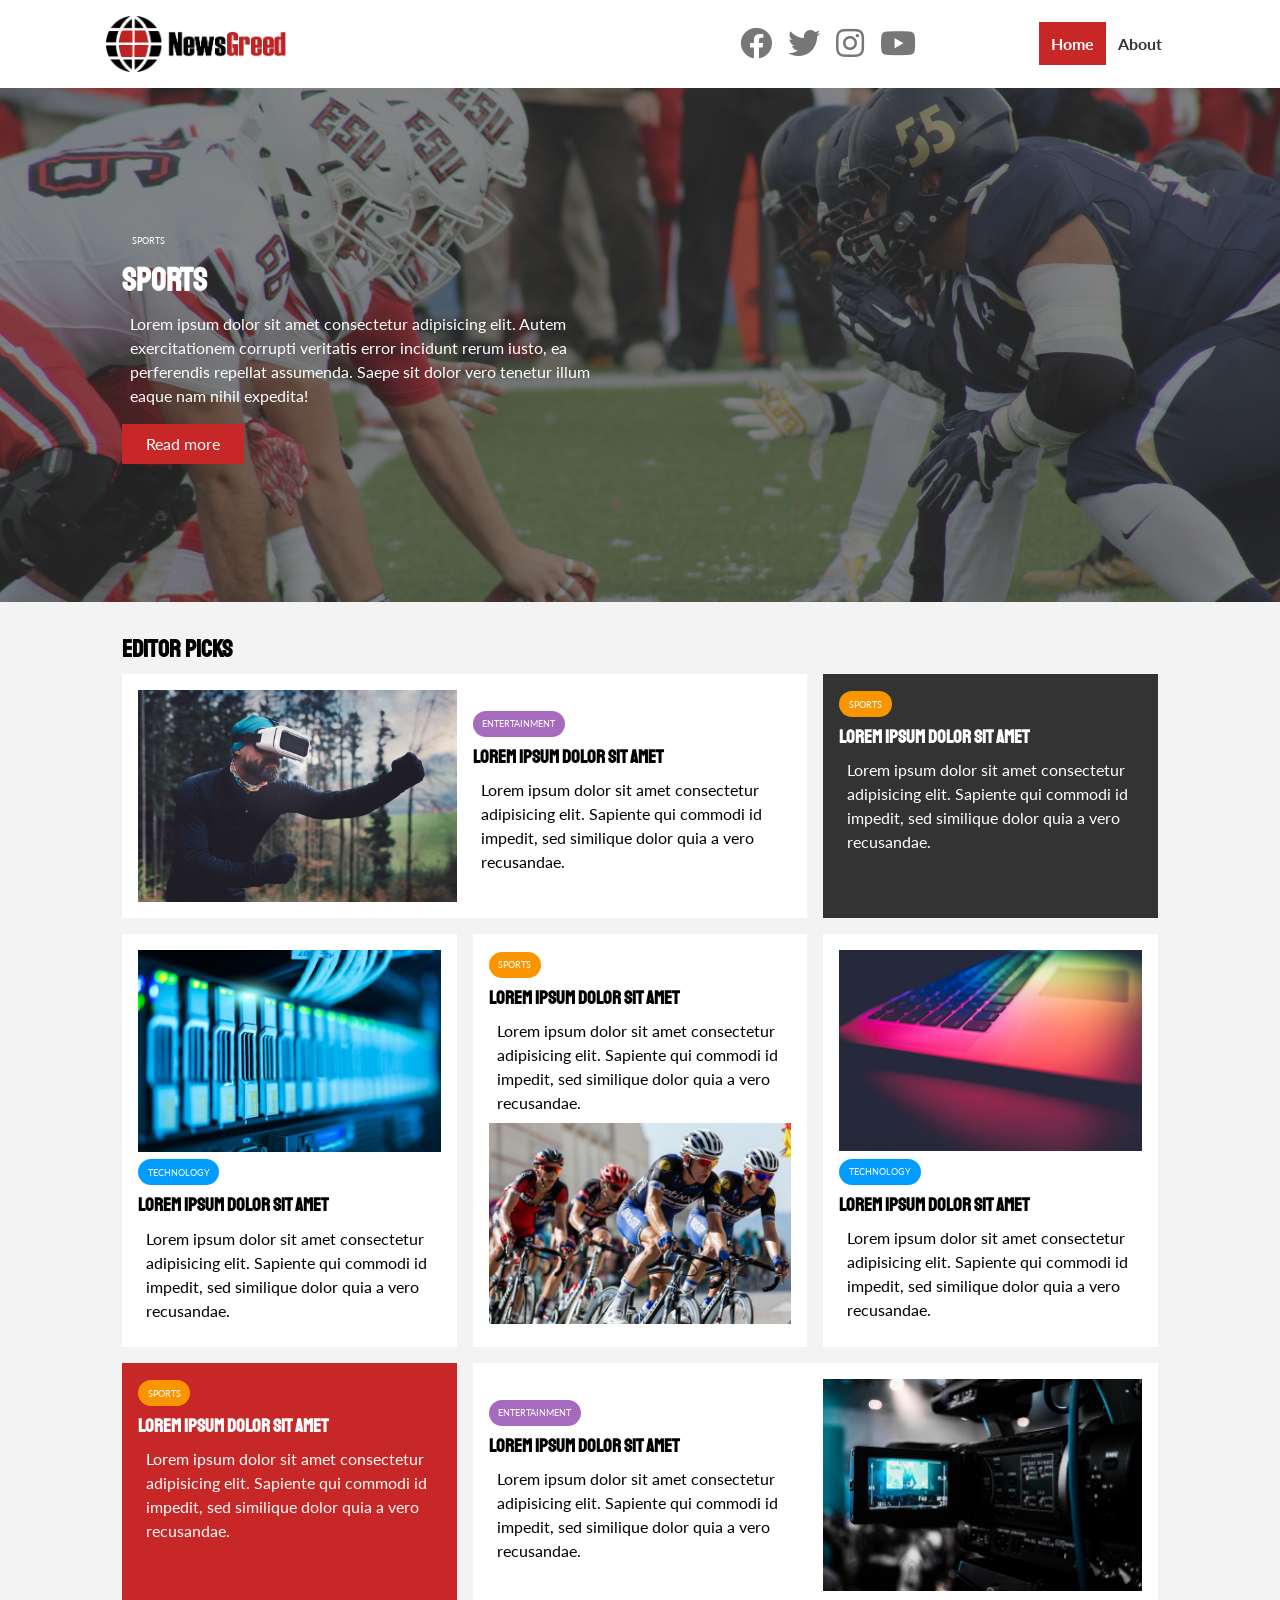
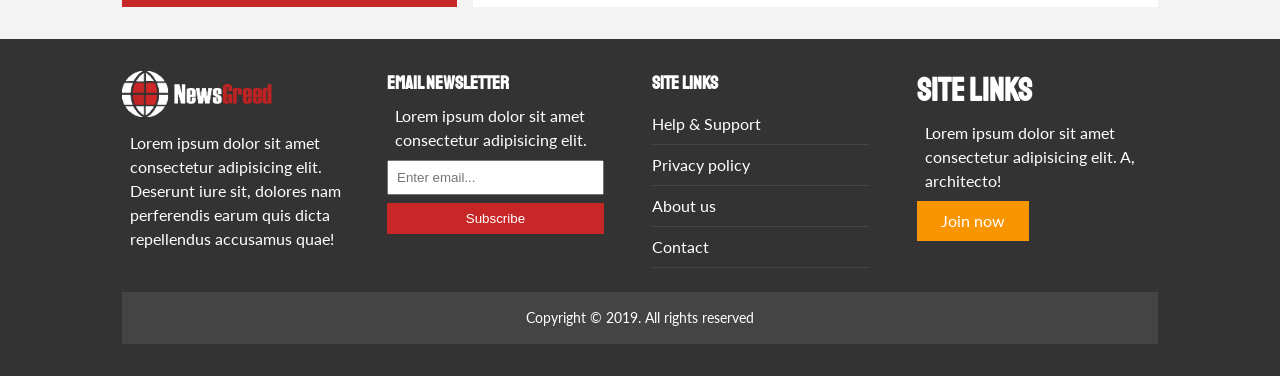
<file: newsGrid/index.html>
<!DOCTYPE html>
<html lang="zxx">
<head>
  <meta charset="UTF-8">
  <meta name="viewport" content="width=device-width, initial-scale=1.0">
  <meta http-equiv="X-UA-Compatible" content="ie=edge">

  <link rel="stylesheet" href="https://use.fontawesome.com/releases/v5.7.2/css/all.css" integrity="sha384-fnmOCqbTlWIlj8LyTjo7mOUStjsKC4pOpQbqyi7RrhN7udi9RwhKkMHpvLbHG9Sr" crossorigin="anonymous">
  <link href="https://fonts.googleapis.com/css?family=Lato%7CStaatliches" rel="stylesheet"> 
  <link rel="stylesheet" href="css/style.css">
  <link rel="shortcut icon" href="favicon.ico" type="image/x-icon">

  <title>NewsGrid | Latest News</title>
</head>
<body>
  <!-- NAVIGATION -->
  <nav id="main-nav" class="main-nav">
    <div class="container">
      <img src="img/NewsGrid_standart.png" alt="NewsGrid" class="logo">
      <div class="social">
        <a href="#" class="social__link" target="_blank">
          <i class="fab fa-facebook fa-2x"></i></a>
        <a href="#" class="social__link" target="_blank">
          <i class="fab fa-twitter fa-2x"></i></a>
        <a href="#" class="social__link" target="_blank">
          <i class="fab fa-instagram fa-2x"></i></a>
        <a href="#" class="social__link" target="_blank">
          <i class="fab fa-youtube fa-2x"></i></a>
      </div>
      <ul class="nav">
        <li class="nav__item nav-item">
          <a href="index.html" class="nav-item__link current">Home</a>
        </li>
        <li class="nav__item nav-item">
          <a href="about.html" class="nav-item__link">About</a>
        </li>
      </ul>
    </div>
  </nav>

  <!-- SHOWCASE -->
  <header class="showcase" id="showcase">
    <div class="container">
      <div class="showcase-container">
        <div class="showcase-content">
          <div class="category category__sports">Sports</div>
          <h1 class="category__header">Sports</h1>
          <p class="category__text">Lorem ipsum dolor sit amet consectetur adipisicing elit. Autem exercitationem corrupti veritatis error incidunt rerum iusto, ea perferendis repellat assumenda. Saepe sit dolor vero tenetur illum eaque nam nihil expedita!</p>
          <a href="article.html" class="btn btn--primary">Read more</a>
        </div>
      </div>
    </div>
  </header>

  <!-- HOME ARTICLES -->
  <section id="home-articles" class="home-articles py-2">
    <div class="container">
      <h2 class="home-articles__header">Editor Picks</h2>
      <div class="articles-container">

        <article class="card">
          <img src="img/articles/ent1.jpg" alt="ent1" class="card__img">
          <div class="card-body">
            <div class="category category--ent">Entertainment</div>
            <h3 class="card__title">
              <a href="article.html" class="card-link">Lorem ipsum dolor sit amet</a>
            </h3>
            <p class="card__text">Lorem ipsum dolor sit amet consectetur adipisicing elit. Sapiente qui commodi id impedit, sed similique dolor quia a vero recusandae.</p>
          </div>
        </article>

        <article class="card bg-dark">
          <div class="category category--sports">Sports</div>
          <h3 class="card__title card__title--light">
            <a href="article.html" class="card-link">Lorem ipsum dolor sit amet</a>
          </h3>
          <p class="card__text">Lorem ipsum dolor sit amet consectetur adipisicing elit. Sapiente qui commodi id impedit, sed similique dolor quia a vero recusandae.</p>
        </article>

        <article class="card">
          <img src="img/articles/tech1.jpg " alt="tech1" class="card__img">
          <div class="category category--tech">Technology</div>
          <h3 class="card__title">
            <a href="article.html" class="card-link">Lorem ipsum dolor sit amet</a>
          </h3>
          <p class="card__text">Lorem ipsum dolor sit amet consectetur adipisicing elit. Sapiente qui commodi id impedit, sed similique dolor quia a vero recusandae.</p>
        </article>

        <article class="card">
          <div class="category category--sports">Sports</div>
          <h3 class="card__title">
            <a href="article.html" class="card-link">Lorem ipsum dolor sit amet</a>
          </h3>
          <p class="card__text">Lorem ipsum dolor sit amet consectetur adipisicing elit. Sapiente qui commodi id impedit, sed similique dolor quia a vero recusandae.</p>
          <img src="img/articles/sports1.jpg" alt="sports1" class="card__img">
        </article>

        <article class="card">
          <img src="img/articles/tech2.jpg " alt="tech2" class="card__img">
          <div class="category category--tech">Technology</div>
          <h3 class="card__title">
            <a href="article.html" class="card-link">Lorem ipsum dolor sit amet</a>
          </h3>
          <p class="card__text">Lorem ipsum dolor sit amet consectetur adipisicing elit. Sapiente qui commodi id impedit, sed similique dolor quia a vero recusandae.</p>
        </article>

        <article class="card bg-primary">
          <div class="category category--sports">Sports</div>
          <h3 class="card__title card__title--light">
            <a href="article.html" class="card-link">Lorem ipsum dolor sit amet</a>
          </h3>
          <p class="card__text">Lorem ipsum dolor sit amet consectetur adipisicing elit. Sapiente qui commodi id impedit, sed similique dolor quia a vero recusandae.</p>
        </article>

        <article class="card">
          <div class="card-body">
            <div class="category category--ent">Entertainment</div>
            <h3 class="card__title">
              <a href="article.html" class="card-link">Lorem ipsum dolor sit amet</a>
            </h3>
            <p class="card__text">Lorem ipsum dolor sit amet consectetur adipisicing elit. Sapiente qui commodi id impedit, sed similique dolor quia a vero recusandae.</p>
          </div>
          <img src="img/articles/ent2.jpg" alt="ent2" class="card__img">
        </article>
  
      </div>
    </div>
  </section>

  <!-- FOOTER -->
  <footer id="main-footer" class="main-footer py-2">
    <div class="container footer-container">
      <div class="footer-card">
        <img src="img/NewsGrid_light.png" alt="NewsGrid" class="footer-logo">
        <p class="footer-card__text">
          Lorem ipsum dolor sit amet consectetur adipisicing elit. Deserunt iure sit, dolores nam perferendis earum quis dicta repellendus accusamus quae!
        </p>
      </div>

      <div class="footer-card">
        <h3 class="footer-card__title">Email Newsletter</h3>
        <p class="footer-card__text">
          Lorem ipsum dolor sit amet consectetur adipisicing elit.
        </p>
        <form name="contact" class="form" method="POST" data-netlify="true">
          <input name="email" type="email" placeholder="Enter email..." class="form__input">
          <input type="submit" value="Subscribe" class="form__submit btn btn--primary">
        </form>
      </div>

      <div class="footer-card">
        <h3 class="footer-card__title">Site Links</h3>
        <ul class="list">
          <li class="list-item">
            <a href="#" class="list-item__link">Help & Support</a>
          </li>
          <li class="list-item">
            <a href="#" class="list-item__link">Privacy policy</a>
          </li>
          <li class="list-item">
            <a href="#" class="list-item__link">About us</a>
          </li>
          <li class="list-item">
            <a href="#" class="list-item__link">Contact</a>
          </li>
        </ul>
      </div>

      <div class="footer-card">
        <h3 class="footer-card__title footer-card__title--big">Site Links</h3>
        <p class="footer-card__text">Lorem ipsum dolor sit amet consectetur adipisicing elit. A, architecto!</p>
        <a href="#" class="btn btn--secondary">Join now</a>
      </div>

      <div class="footer-card">
        <p class="footer-card__text">Copyright &copy; 2019. All rights reserved</p>
      </div>
    </div>
  </footer>
</body>
</html>
</file>
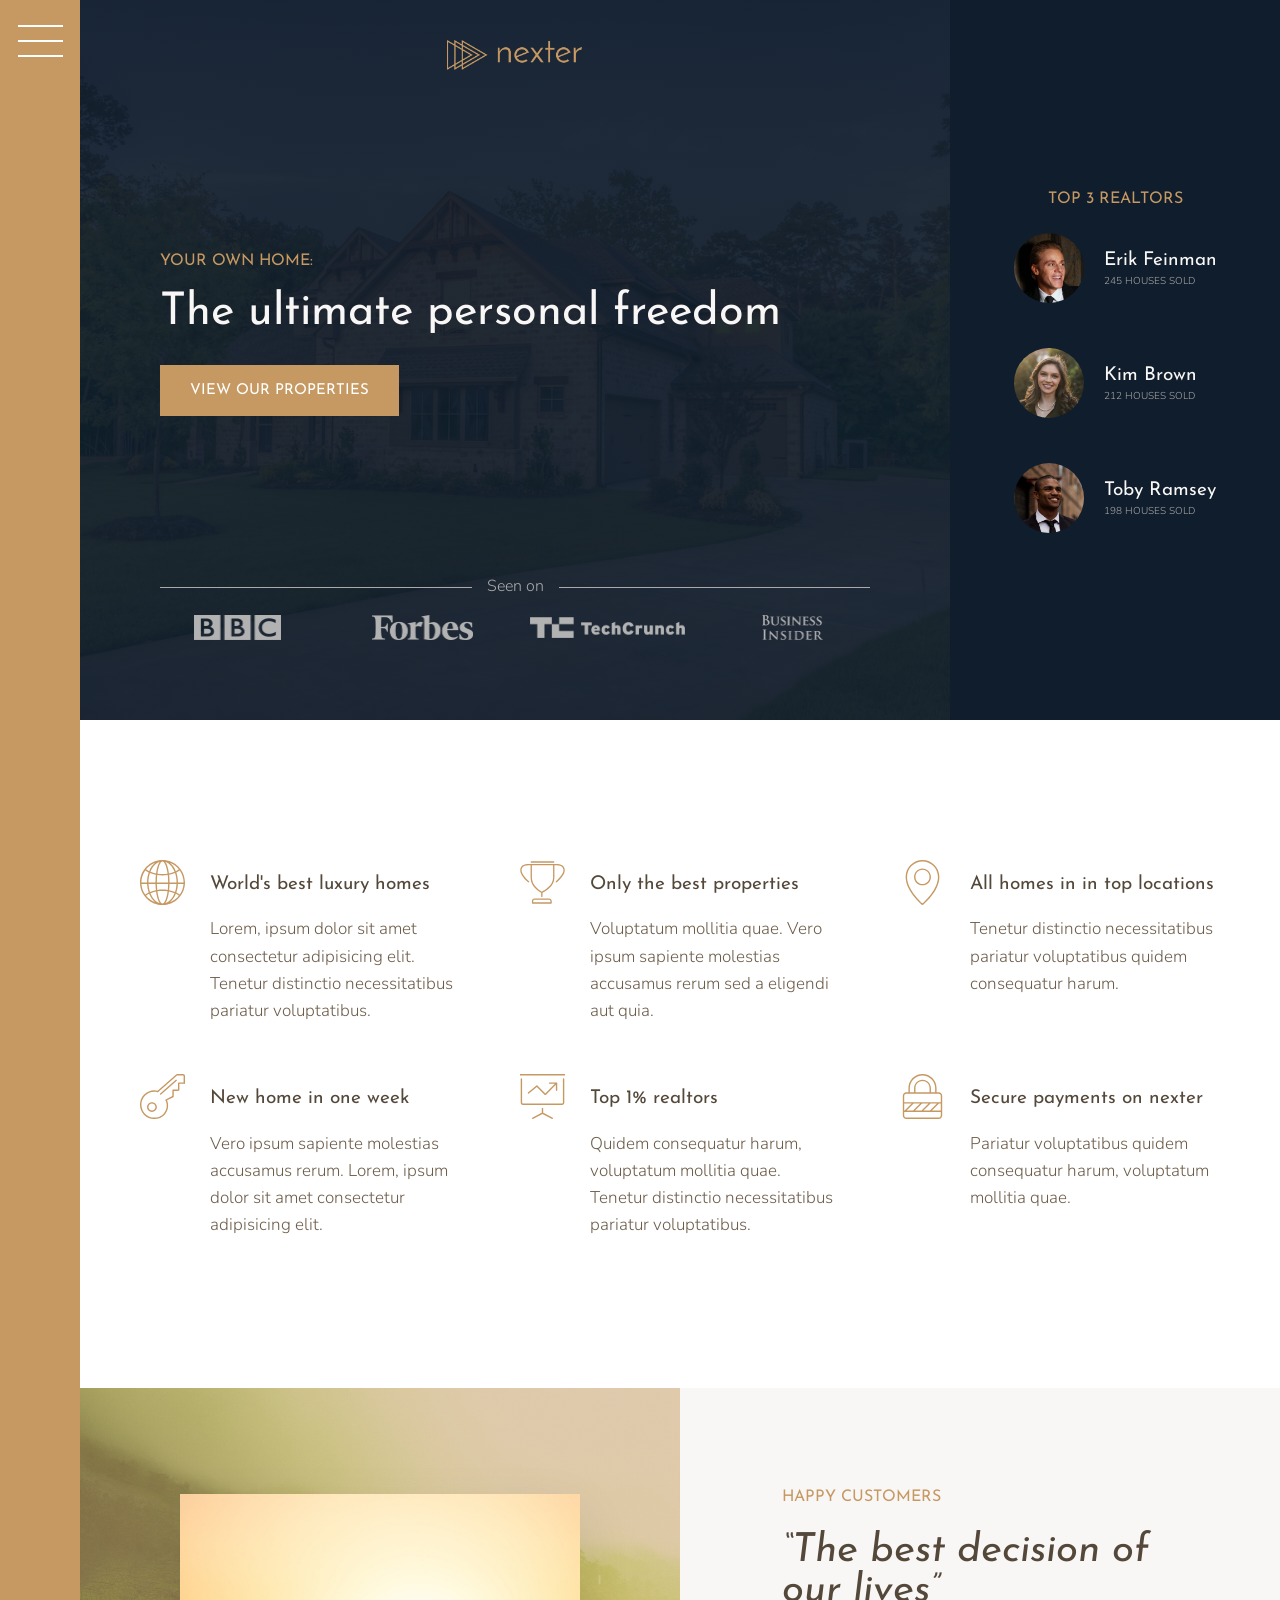
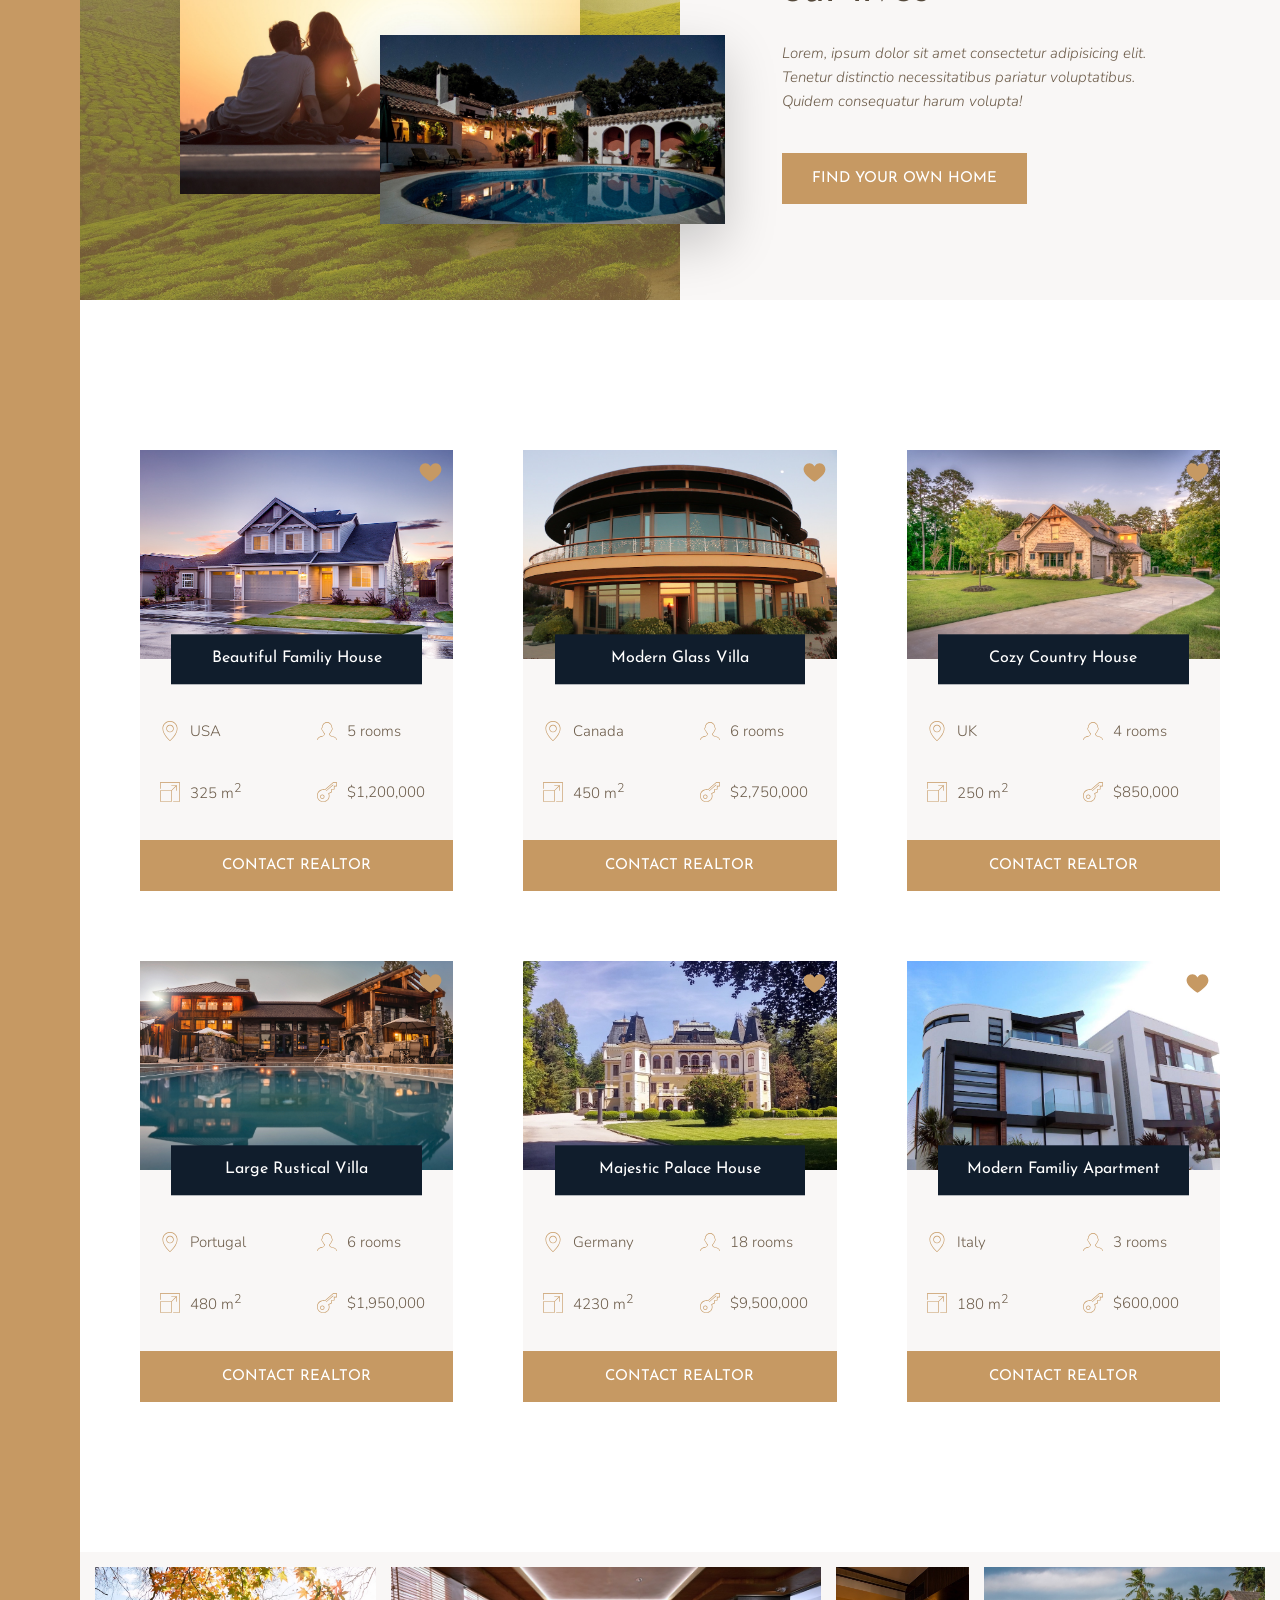
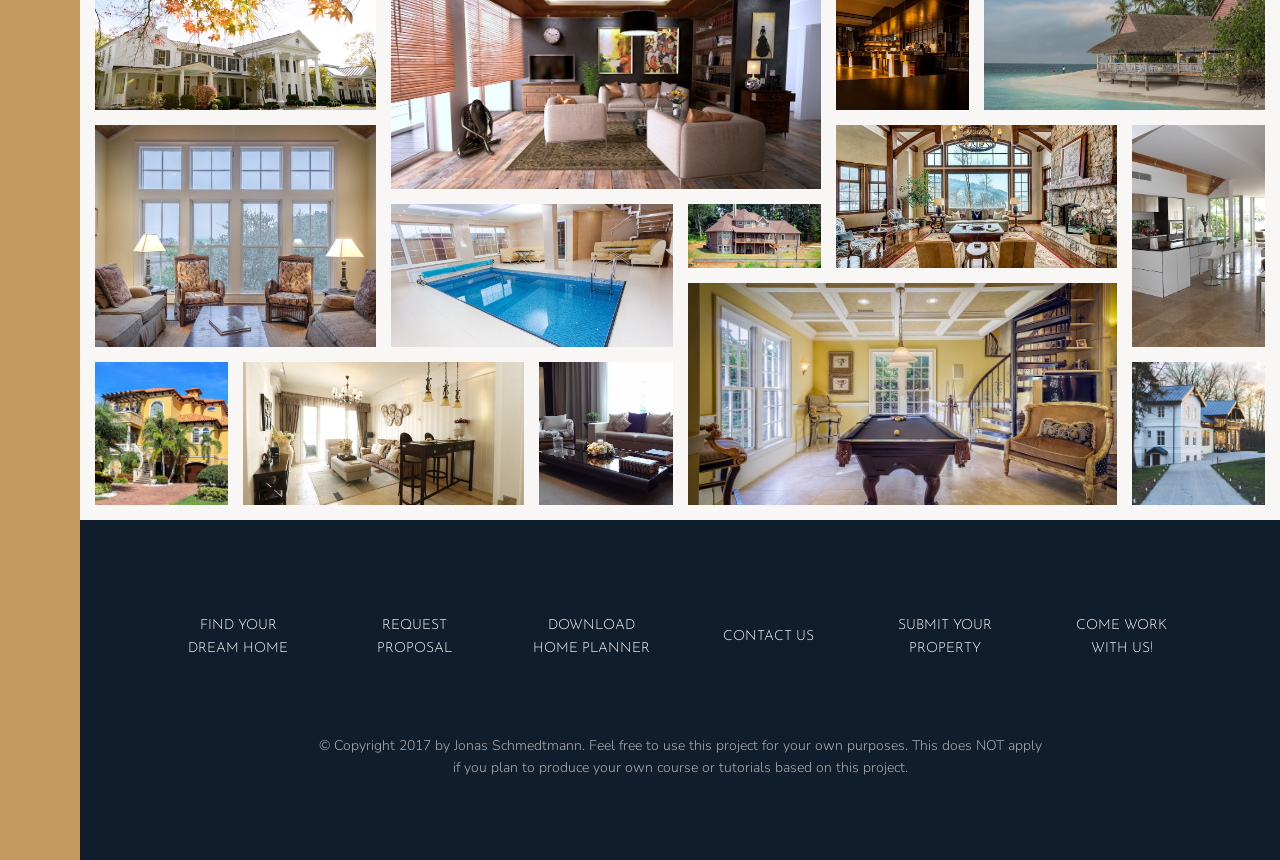
<file: nexter/index.html>
<!DOCTYPE html>
<html lang="en">
    <head>
        <meta charset="UTF-8">
        <meta name="viewport" content="width=device-width, initial-scale=1.0">
        <meta http-equiv="X-UA-Compatible" content="ie=edge">
        
        <link href="https://fonts.googleapis.com/css?family=Josefin+Sans:300,400,400i|Nunito:300,300i" rel="stylesheet">
        <link rel="stylesheet" href="css/style.css">
        <link rel="shortcut icon" type="image/png" href="img/favicon.png">
        
        <title>nexter &mdash; your home, your freedom</title>
    </head>
    <body class="container">
        <div class="sidebar">
            <button class="nav-btn"></button>
        </div>

        <header class="header">
            <img src="img/logo.png" alt="Nexter logo" class="header__logo">
            <h3 class="heading-3">Your own home:</h3>
            <h1 class="heading-1">The ultimate personal freedom</h1>
            <button class="btn header__btn">View our properties</button>
            <div class="header__seenon-text">Seen on</div>
            <div class="header__seenon-logos">
                <img src="img/logo-bbc.png" alt="Seen on logo 1">
                <img src="img/logo-forbes.png" alt="Seen on logo 2">
                <img src="img/logo-techcrunch.png" alt="Seen on logo 3">
                <img src="img/logo-bi.png" alt="Seen on logo 4">
            </div>
        </header>

        <div class="realtors">
            <h3 class="heading-3">Top 3 Realtors</h3>
            <div class="realtors__list">
                <img src="img/realtor-1.jpeg" alt="Realtor 1" class="realtors__img">
                <div class="realtors__details">
                    <h4 class="heading-4 heading-4--light">Erik Feinman</h4>
                    <p class="realtors__sold">245 houses sold</p>
                </div>

                <img src="img/realtor-2.jpeg" alt="Realtor 2" class="realtors__img">
                <div class="realtors__details">
                    <h4 class="heading-4 heading-4--light">Kim Brown</h4>
                    <p class="realtors__sold">212 houses sold</p>
                </div>

                <img src="img/realtor-3.jpeg" alt="Realtor 3" class="realtors__img">
                <div class="realtors__details">
                    <h4 class="heading-4 heading-4--light">Toby Ramsey</h4>
                    <p class="realtors__sold">198 houses sold</p>
                </div>
            </div>
        </div>

        <section class="features">
            <div class="feature">
                <svg class="feature__icon">
                    <use xlink:href="img/sprite.svg#icon-global"></use>
                </svg>
                <h4 class="heading-4 heading-4--dark">World's best luxury homes</h4>
                <p class="feature__text">Lorem, ipsum dolor sit amet consectetur adipisicing elit. Tenetur distinctio necessitatibus pariatur voluptatibus.</p>
            </div>

            <div class="feature">
                <svg class="feature__icon">
                    <use xlink:href="img/sprite.svg#icon-trophy"></use>
                </svg>
                <h4 class="heading-4 heading-4--dark">Only the best properties</h4>
                <p class="feature__text">Voluptatum mollitia quae. Vero ipsum sapiente molestias accusamus rerum sed a eligendi aut quia.</p>
            </div>

            <div class="feature">
                <svg class="feature__icon">
                    <use xlink:href="img/sprite.svg#icon-map-pin"></use>
                </svg>
                <h4 class="heading-4 heading-4--dark">All homes in in top locations</h4>
                <p class="feature__text">Tenetur distinctio necessitatibus pariatur voluptatibus quidem consequatur harum.</p>
            </div>

            <div class="feature">
                <svg class="feature__icon">
                    <use xlink:href="img/sprite.svg#icon-key"></use>
                </svg>
                <h4 class="heading-4 heading-4--dark">New home in one week</h4>
                <p class="feature__text">Vero ipsum sapiente molestias accusamus rerum. Lorem, ipsum dolor sit amet consectetur adipisicing elit.</p>
            </div>

            <div class="feature">
                <svg class="feature__icon">
                    <use xlink:href="img/sprite.svg#icon-presentation"></use>
                </svg>
                <h4 class="heading-4 heading-4--dark">Top 1% realtors</h4>
                <p class="feature__text">Quidem consequatur harum, voluptatum mollitia quae. Tenetur distinctio necessitatibus pariatur voluptatibus.</p>
            </div>

            <div class="feature">
                <svg class="feature__icon">
                    <use xlink:href="img/sprite.svg#icon-lock"></use>
                </svg>
                <h4 class="heading-4 heading-4--dark">Secure payments on nexter</h4>
                <p class="feature__text">Pariatur voluptatibus quidem consequatur harum, voluptatum mollitia quae.</p>
            </div>
        </section>

        <div class="story__pictures">
            <img src="img/story-1.jpeg" alt="Couple with new house" class="story__img--1">
            <img src="img/story-2.jpeg" alt="New house" class="story__img--2">
        </div>

        <div class="story__content">
            <h3 class="heading-3 mb-sm">Happy Customers</h3>
            <h2 class="heading-2 heading-2--dark mb-md">&ldquo;The best decision of our lives&rdquo;</h2>
            <p class="story__text">
                Lorem, ipsum dolor sit amet consectetur adipisicing elit. Tenetur distinctio necessitatibus pariatur voluptatibus. Quidem consequatur harum volupta!
            </p>
            <button class="btn">Find your own home</button>
        </div>

        <section class="homes">
            <div class="home">
                <img src="img/house-1.jpeg" alt="House 1" class="home__img">
                <svg class="home__like">
                    <use xlink:href="img/sprite.svg#icon-heart-full"></use>
                </svg>
                <h5 class="home__name">Beautiful Familiy House</h5>
                <div class="home__location">
                    <svg>
                        <use xlink:href="img/sprite.svg#icon-map-pin"></use>
                    </svg>
                    <p>USA</p>
                </div>
                <div class="home__rooms">
                    <svg>
                        <use xlink:href="img/sprite.svg#icon-profile-male"></use>
                    </svg>
                    <p>5 rooms</p>
                </div>
                <div class="home__area">
                    <svg>
                        <use xlink:href="img/sprite.svg#icon-expand"></use>
                    </svg>
                    <p>325 m<sup>2</sup></p>
                </div>
                <div class="home__price">
                    <svg>
                        <use xlink:href="img/sprite.svg#icon-key"></use>
                    </svg>
                    <p>$1,200,000</p>
                </div>
                <button class="btn home__btn">Contact realtor</button>
            </div>

            
            <div class="home">
                <img src="img/house-2.jpeg" alt="House 2" class="home__img">
                <svg class="home__like">
                    <use xlink:href="img/sprite.svg#icon-heart-full"></use>
                </svg>
                <h5 class="home__name">Modern Glass Villa</h5>
                <div class="home__location">
                    <svg>
                        <use xlink:href="img/sprite.svg#icon-map-pin"></use>
                    </svg>
                    <p>Canada</p>
                </div>
                <div class="home__rooms">
                    <svg>
                        <use xlink:href="img/sprite.svg#icon-profile-male"></use>
                    </svg>
                    <p>6 rooms</p>
                </div>
                <div class="home__area">
                    <svg>
                        <use xlink:href="img/sprite.svg#icon-expand"></use>
                    </svg>
                    <p>450 m<sup>2</sup></p>
                </div>
                <div class="home__price">
                    <svg>
                        <use xlink:href="img/sprite.svg#icon-key"></use>
                    </svg>
                    <p>$2,750,000</p>
                </div>
                <button class="btn home__btn">Contact realtor</button>
            </div>

            <div class="home">
                <img src="img/house-3.jpeg" alt="House 3" class="home__img">
                <svg class="home__like">
                    <use xlink:href="img/sprite.svg#icon-heart-full"></use>
                </svg>
                <h5 class="home__name">Cozy Country House</h5>
                <div class="home__location">
                    <svg>
                        <use xlink:href="img/sprite.svg#icon-map-pin"></use>
                    </svg>
                    <p>UK</p>
                </div>
                <div class="home__rooms">
                    <svg>
                        <use xlink:href="img/sprite.svg#icon-profile-male"></use>
                    </svg>
                    <p>4 rooms</p>
                </div>
                <div class="home__area">
                    <svg>
                        <use xlink:href="img/sprite.svg#icon-expand"></use>
                    </svg>
                    <p>250 m<sup>2</sup></p>
                </div>
                <div class="home__price">
                    <svg>
                        <use xlink:href="img/sprite.svg#icon-key"></use>
                    </svg>
                    <p>$850,000</p>
                </div>
                <button class="btn home__btn">Contact realtor</button>
            </div>

            <div class="home">
                <img src="img/house-4.jpeg" alt="House 4" class="home__img">
                <svg class="home__like">
                    <use xlink:href="img/sprite.svg#icon-heart-full"></use>
                </svg>
                <h5 class="home__name">Large Rustical Villa</h5>
                <div class="home__location">
                    <svg>
                        <use xlink:href="img/sprite.svg#icon-map-pin"></use>
                    </svg>
                    <p>Portugal</p>
                </div>
                <div class="home__rooms">
                    <svg>
                        <use xlink:href="img/sprite.svg#icon-profile-male"></use>
                    </svg>
                    <p>6 rooms</p>
                </div>
                <div class="home__area">
                    <svg>
                        <use xlink:href="img/sprite.svg#icon-expand"></use>
                    </svg>
                    <p>480 m<sup>2</sup></p>
                </div>
                <div class="home__price">
                    <svg>
                        <use xlink:href="img/sprite.svg#icon-key"></use>
                    </svg>
                    <p>$1,950,000</p>
                </div>
                <button class="btn home__btn">Contact realtor</button>
            </div>

            <div class="home">
                <img src="img/house-5.jpeg" alt="House 5" class="home__img">
                <svg class="home__like">
                    <use xlink:href="img/sprite.svg#icon-heart-full"></use>
                </svg>
                <h5 class="home__name">Majestic Palace House</h5>
                <div class="home__location">
                    <svg>
                        <use xlink:href="img/sprite.svg#icon-map-pin"></use>
                    </svg>
                    <p>Germany</p>
                </div>
                <div class="home__rooms">
                    <svg>
                        <use xlink:href="img/sprite.svg#icon-profile-male"></use>
                    </svg>
                    <p>18 rooms</p>
                </div>
                <div class="home__area">
                    <svg>
                        <use xlink:href="img/sprite.svg#icon-expand"></use>
                    </svg>
                    <p>4230 m<sup>2</sup></p>
                </div>
                <div class="home__price">
                    <svg>
                        <use xlink:href="img/sprite.svg#icon-key"></use>
                    </svg>
                    <p>$9,500,000</p>
                </div>
                <button class="btn home__btn">Contact realtor</button>
            </div>

            <div class="home">
                <img src="img/house-6.jpeg" alt="House 6" class="home__img">
                <svg class="home__like">
                    <use xlink:href="img/sprite.svg#icon-heart-full"></use>
                </svg>
                <h5 class="home__name">Modern Familiy Apartment</h5>
                <div class="home__location">
                    <svg>
                        <use xlink:href="img/sprite.svg#icon-map-pin"></use>
                    </svg>
                    <p>Italy</p>
                </div>
                <div class="home__rooms">
                    <svg>
                        <use xlink:href="img/sprite.svg#icon-profile-male"></use>
                    </svg>
                    <p>3 rooms</p>
                </div>
                <div class="home__area">
                    <svg>
                        <use xlink:href="img/sprite.svg#icon-expand"></use>
                    </svg>
                    <p>180 m<sup>2</sup></p>
                </div>
                <div class="home__price">
                    <svg>
                        <use xlink:href="img/sprite.svg#icon-key"></use>
                    </svg>
                    <p>$600,000</p>
                </div>
                <button class="btn home__btn">Contact realtor</button>
            </div>
        </section>


        <section class="gallery">
            <figure class="gallery__item gallery__item--1"><img src="img/gal-1.jpeg" alt="Gallery image 1" class="gallery__img"></figure>
            <figure class="gallery__item gallery__item--2"><img src="img/gal-2.jpeg" alt="Gallery image 2" class="gallery__img"></figure>
            <figure class="gallery__item gallery__item--3"><img src="img/gal-3.jpeg" alt="Gallery image 3" class="gallery__img"></figure>
            <figure class="gallery__item gallery__item--4"><img src="img/gal-4.jpeg" alt="Gallery image 4" class="gallery__img"></figure>
            <figure class="gallery__item gallery__item--5"><img src="img/gal-5.jpeg" alt="Gallery image 5" class="gallery__img"></figure>
            <figure class="gallery__item gallery__item--6"><img src="img/gal-6.jpeg" alt="Gallery image 6" class="gallery__img"></figure>
            <figure class="gallery__item gallery__item--7"><img src="img/gal-7.jpeg" alt="Gallery image 7" class="gallery__img"></figure>
            <figure class="gallery__item gallery__item--8"><img src="img/gal-8.jpeg" alt="Gallery image 8" class="gallery__img"></figure>
            <figure class="gallery__item gallery__item--9"><img src="img/gal-9.jpeg" alt="Gallery image 9" class="gallery__img"></figure>
            <figure class="gallery__item gallery__item--10"><img src="img/gal-10.jpeg" alt="Gallery image 10" class="gallery__img"></figure>
            <figure class="gallery__item gallery__item--11"><img src="img/gal-11.jpeg" alt="Gallery image 11" class="gallery__img"></figure>
            <figure class="gallery__item gallery__item--12"><img src="img/gal-12.jpeg" alt="Gallery image 12" class="gallery__img"></figure>
            <figure class="gallery__item gallery__item--13"><img src="img/gal-13.jpeg" alt="Gallery image 13" class="gallery__img"></figure>
            <figure class="gallery__item gallery__item--14"><img src="img/gal-14.jpeg" alt="Gallery image 14" class="gallery__img"></figure>


        </section>

        <footer class="footer">
            <ul class="nav">
                    <li class="nav__item"><a href="#" class="nav__link">Find your dream home</a></li>
                    <li class="nav__item"><a href="#" class="nav__link">Request proposal</a></li>
                    <li class="nav__item"><a href="#" class="nav__link">Download home planner</a></li>
                    <li class="nav__item"><a href="#" class="nav__link">Contact us</a></li>
                    <li class="nav__item"><a href="#" class="nav__link">Submit your property</a></li>
                    <li class="nav__item"><a href="#" class="nav__link">Come work with us!</a></li>
            </ul>
            <p class="copyright">
                &copy; Copyright 2017 by Jonas Schmedtmann. Feel free to use this project for your own purposes. This does NOT apply if you plan to produce your own course or tutorials based on this project.
            </p>
        </footer>
    </body>
</html>
</file>
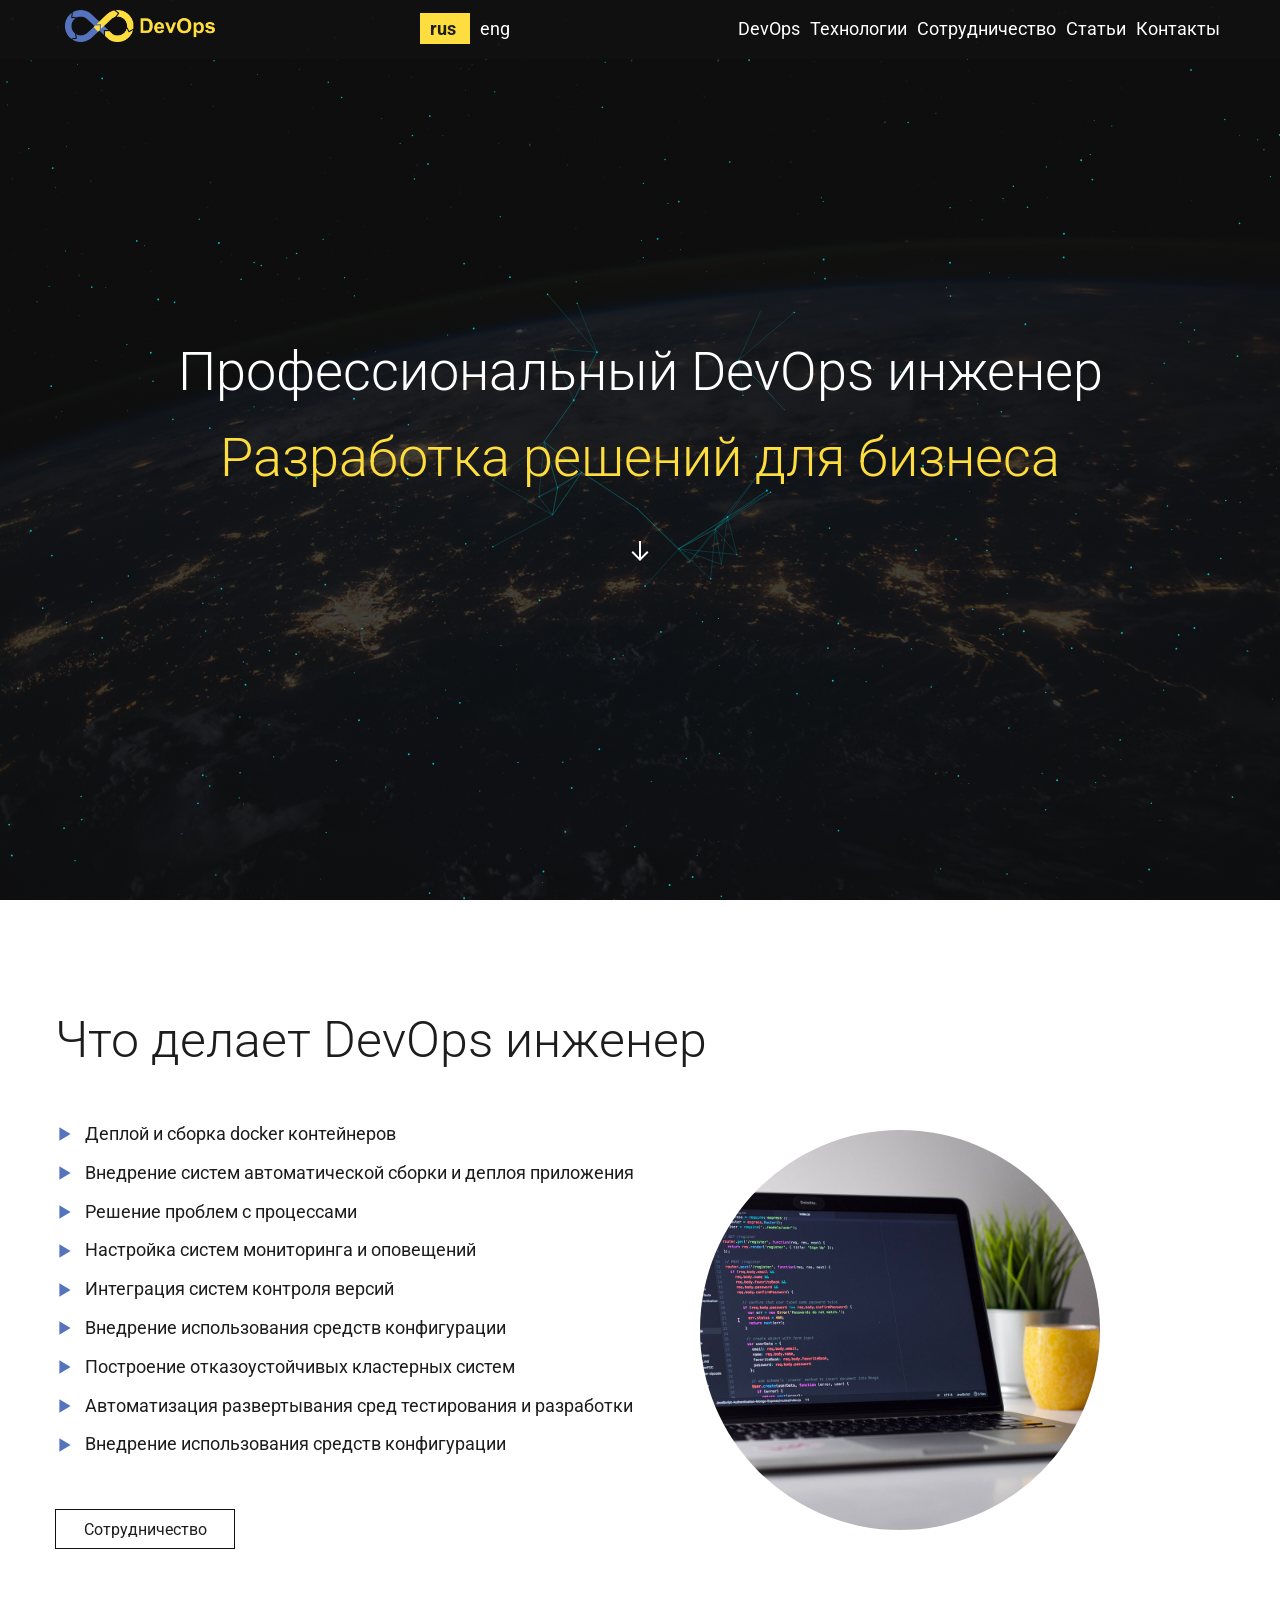
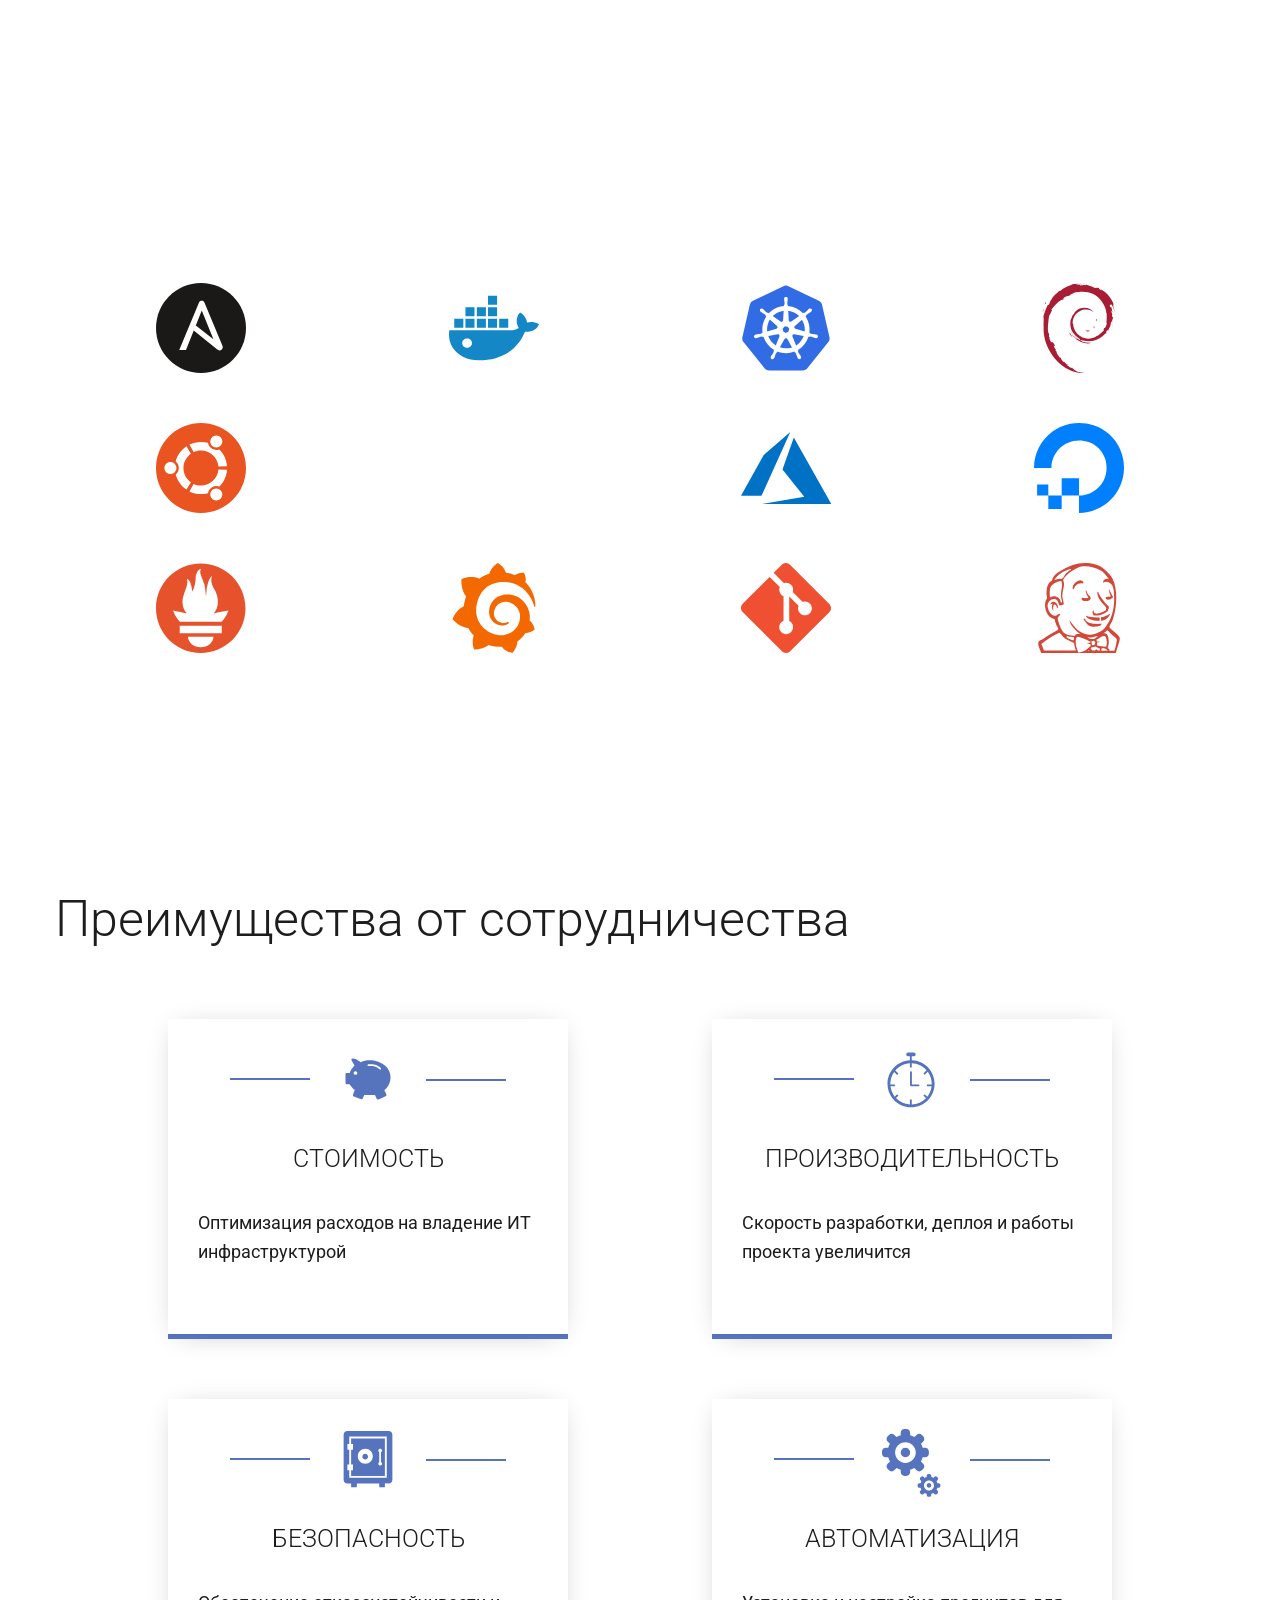
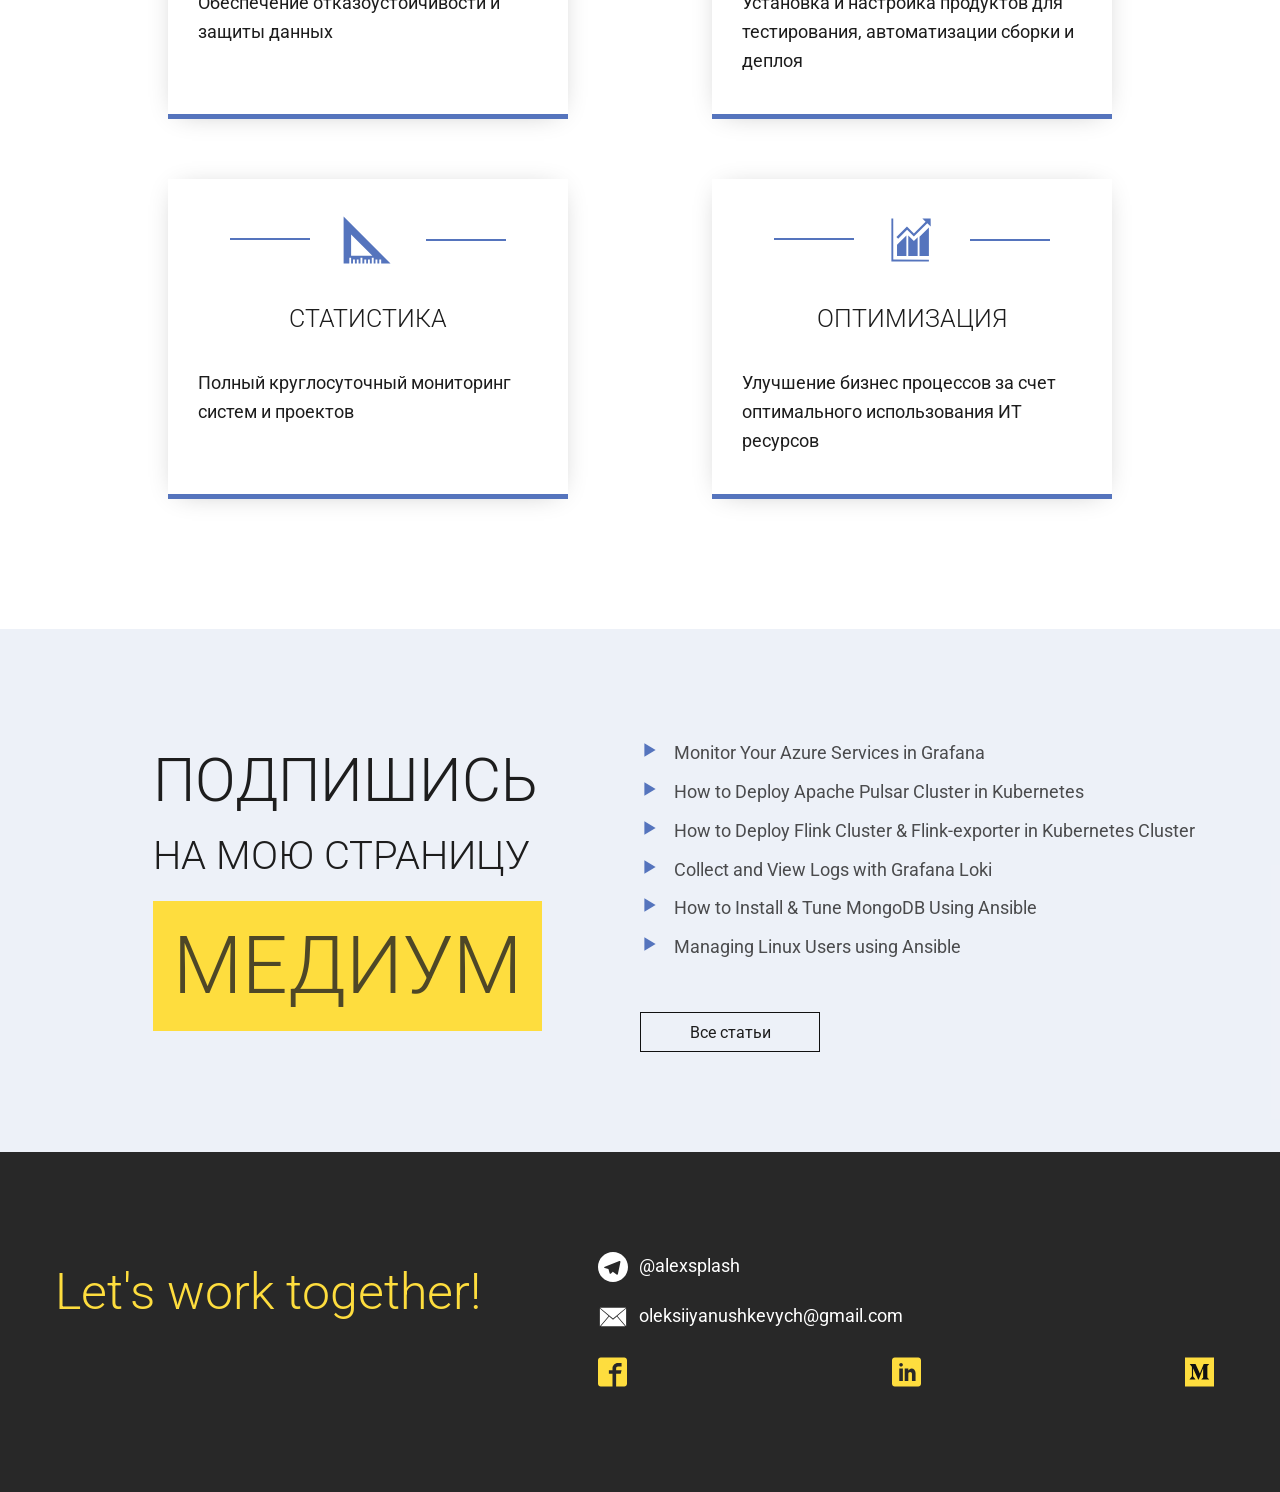
<file: site_devops/index.html>
<!DOCTYPE html>
<html lang="ru">
<head>
  <meta charset="UTF-8">
  <meta name="viewport" content="width=device-width, initial-scale=1.0">
  <meta http-equiv="X-UA-Compatible" content="ie=edge">

  <link rel="stylesheet" href="css/style.css">

  <title>DevOps engineer</title>
</head>
<body>

  <!-- NAVIGATION -->
  <header class="nav-header">
    <div class="container">
      <nav id="navigation" class="navigation"> 
        <a href="#" class="logo">
          <img class="logo__img" src="img/logo/logo-4.png" alt="logo">
        </a> 
        <div class="lang">
          <a class="lang__item active">
           rus
          </a>  
          <a href="./eng.html" class="lang__item ">
            eng
          </a> 

        </div>
        <a aria-label="mobile menu" class="nav-toggle"> 
          <span class="burger"></span> <span class="burger"></span> <span class="burger"></span> 
        </a>
        <ul class="menu">
          <!-- <li class="menu__link"><a href="#" class="menu__a">рус</a></li>
          <li class="menu__link"><a href="#" class="menu__a">eng</a></li> -->
          
          <li class="menu__link"><a href="#development" class="menu__a">DevOps</a></li>
          <li class="menu__link"><a href="#technology" class="menu__a">Технологии</a></li>
          <li class="menu__link"><a href="#advantages" class="menu__a">Сотрудничество</a></li>
          <li class="menu__link"><a href="#medium" class="menu__a">Статьи</a></li>
          <li class="menu__link"><a href="#footer" class="menu__a">Контакты</a></li>
        </ul>
      </nav>
    </div>
  </header>

  <!-- JUMBOTRON -->
  <canvas id="canvas"> </canvas>
  <section class="jumbotron" id="jumbotron">
    <div class="header-container">
      <h1 class="h1">Профессиональный DevOps инженер</h1>
      <h1 class="h1 h1--strong">Разработка решений для бизнеса</h1>
      <a href="#development" class="btn-down">
        <svg class="btn-down__svg">
          <use xlink:href="img/svg/symbol-defs.svg#icon-arrow-thin-down"></use>
        </svg>
      </a>
    </div>
  </section>
 
  <!-- DEVELOPMENT -->
  <div class="development py-2" id="development">
    <div class="container container--row">
      <h2 class="h2">Что делает DevOps инженер</h2>
      <div class="two-columns">
        <ul class="list">
          <li class="list__item">
            <svg class="list-marker">
              <use xlink:href="img/svg/symbol-defs.svg#icon-play3"></use>
            </svg>
            Деплой и сборка docker контейнеров
          </li>
          <li class="list__item">
            <svg class="list-marker">
              <use xlink:href="img/svg/symbol-defs.svg#icon-play3"></use>
            </svg>
            Внедрение систем автоматической сборки и деплоя приложения</li>
          <li class="list__item">
            <svg class="list-marker">
              <use xlink:href="img/svg/symbol-defs.svg#icon-play3"></use>
            </svg>
            Решение проблем с процессами</li>
          <li class="list__item">
            <svg class="list-marker">
              <use xlink:href="img/svg/symbol-defs.svg#icon-play3"></use>
            </svg>
            Настройка систем мониторинга и оповещений</li>
          <li class="list__item">
            <svg class="list-marker">
              <use xlink:href="img/svg/symbol-defs.svg#icon-play3"></use>
            </svg>
            Интеграция систем контроля версий</li>
          <li class="list__item">
            <svg class="list-marker">
              <use xlink:href="img/svg/symbol-defs.svg#icon-play3"></use>
            </svg>
            Внедрение использования средств конфигурации</li>
          <li class="list__item">
            <svg class="list-marker">
              <use xlink:href="img/svg/symbol-defs.svg#icon-play3"></use>
            </svg>
            Построение отказоустойчивых кластерных систем</li>
          <li class="list__item">
            <svg class="list-marker">
              <use xlink:href="img/svg/symbol-defs.svg#icon-play3"></use>
            </svg>
            Автоматизация развертывания сред тестирования и разработки</li>
          <li class="list__item">
            <svg class="list-marker">
              <use xlink:href="img/svg/symbol-defs.svg#icon-play3"></use>
            </svg>
            Внедрение использования средств конфигурации</li>
        </ul>
        <a href="#advantages" class="btn"><span>Сотрудничество</span>  </a>
      </div>
      <div class="two-columns">
        <img class="round-img wow bounceInRight" data-wow-offset="200" src="img/round-img.jpg" alt="computer">
      </div>
    </div>
  </div>

  <!-- TECHNOLOGY -->
  <section class="technology py-2" id="technology">
    <div class="container container--column">
      <h2 class="h2 h2--light">Технологии</h2>

      <!-- modal start -->
      <div class="brands">
       
      <!-- ansible -->
      <div id="ansible" class="display-none example js-leanmodal-modal">
        <h3 class="h3 h3--strong">Ansible</h3>
        <p class="modal-text">
            Ansible — система управления конфигурациями, написанная на Python, с использованием декларативного языка разметки для описания конфигураций. Используется для автоматизации настройки и развертывания программного обеспечения.
        </p>
        <a class="js-leanmodal-close">Close</a>
      </div>

      <button class="leanmodal-trigger modal-btn" data-modal-id="#ansible">
        <svg class="brands__svg">
          <use xlink:href="img/svg/symbol-defs.svg#icon-ansible-icon"></use>
        </svg>
      </button>

      <!-- docker -->
      <div id="docker" class="display-none example js-leanmodal-modal">
        <h3 class="h3 h3--strong">Docker</h3>
        <p class="modal-text">
            Docker — программное обеспечение для автоматизации развёртывания и управления приложениями в средах с поддержкой контейнеризации. Позволяет «упаковать» приложение со всем его окружением и зависимостями в контейнер, который может быть перенесён на любую Linux-систему с поддержкой cgroups в ядре, а также предоставляет среду по управлению контейнерами.
        </p>
        <a class="js-leanmodal-close">Close</a>
      </div>

      <button class="leanmodal-trigger modal-btn" data-modal-id="#docker">
        <svg class="brands__svg">
          <use xlink:href="img/svg/symbol-defs.svg#icon-docker"></use>
        </svg>
      </button>
      
      
      
      <!-- kubernetes -->
      <div id="kubernetes" class="display-none example js-leanmodal-modal">
        <h3 class="h3 h3--strong">Kubernetes</h3>
        <p class="modal-text">
          Kubernetes (K8s) - это система с открытым исходным кодом для автоматизации развертывания, масштабирования и управления контейнерными приложениями. Он группирует контейнеры, которые составляют приложение, в логические единицы для удобного управления и обнаружения. 
        </p>
        <a class="js-leanmodal-close">Close</a>
      </div>

      <button class="leanmodal-trigger modal-btn" data-modal-id="#kubernetes">
        <svg class="brands__svg">
            <use xlink:href="img/svg/symbol-defs.svg#icon-kubernetes"></use>
        </svg>
      </button>
      
      <!-- debian -->
      <div id="debian" class="display-none example js-leanmodal-modal">
        <h3 class="h3 h3--strong">Debian</h3>
        <p class="modal-text">
          Debian - операционная система, состоящая из свободного ПО с открытым исходным кодом. В настоящее время Debian GNU/Linux — один из самых популярных и важных дистрибутивов GNU/Linux, в первичной форме оказавший значительное влияние на развитие этого типа ОС в целом. 
        </p>
        <a class="js-leanmodal-close">Close</a>
      </div>

      <button class="leanmodal-trigger modal-btn" data-modal-id="#debian">
        <svg class="brands__svg">
          <use xlink:href="img/svg/symbol-defs.svg#icon-debian"></use>
        </svg>
      </button>
      
      <!-- ubuntu -->
      <div id="ubuntu" class="display-none example js-leanmodal-modal">
        <h3 class="h3 h3--strong">Ubuntu</h3>
        <p class="modal-text">
            Ubuntu -  операционная система, основанная на Debian GNU/Linux. Основным разработчиком и спонсором является компания Canonical. В настоящее время проект активно развивается и поддерживается свободным сообществом.   
        </p>
        <a class="js-leanmodal-close">Close</a>
      </div>

      <button class="leanmodal-trigger modal-btn" data-modal-id="#ubuntu">
        <svg class="brands__svg">
          <use xlink:href="img/svg/symbol-defs.svg#icon-ubuntu"></use>
        </svg>
      </button>
      
      <!-- amazonaws -->
      <div id="amazonaws" class="display-none example js-leanmodal-modal">
        <h3 class="h3 h3--strong">Amazon Web Services</h3>
        <p class="modal-text">
            Amazon Web Services (AWS) — коммерческое публичное облако, поддерживаемое и развиваемое компанией Amazon с 2006 года. Предоставляет подписчикам услуги как по инфраструктурной модели (виртуальные серверы, ресурсы хранения), так и платформенного уровня (облачные базы данных, облачное связующее программное обеспечение, облачные бессерверные вычисления, средства разработки). 
        </p>
        <a class="js-leanmodal-close">Close</a>
      </div>

      <button class="leanmodal-trigger modal-btn" data-modal-id="#amazonaws">
        <svg class="brands__svg">
          <use xlink:href="img/svg/symbol-defs.svg#icon-amazonaws"></use>
        </svg>
      </button>
      
      <!-- azure -->
      <div id="azure" class="display-none example js-leanmodal-modal">
        <h3 class="h3 h3--strong">Azure</h3>
        <p class="modal-text">
            Microsoft Azure — это набор облачных служб, который помогает вашей организации решать бизнес-задачи. Это свобода создания, развертывания приложений и управления ими в обширной глобальной сети с использованием ваших любимых инструментов и платформ.
        </p>
        <a class="js-leanmodal-close">Close</a>
      </div>

      <button class="leanmodal-trigger modal-btn" data-modal-id="#azure">
        <svg class="brands__svg">
          <use xlink:href="img/svg/symbol-defs.svg#icon-azure"></use>
        </svg>
      </button>
      
      <!-- digitalocean -->
      <div id="digitalocean" class="display-none example js-leanmodal-modal">
        <h3 class="h3 h3--strong">Digitalocean</h3>
        <p class="modal-text">
            Digitalocean - упрощает запуск в облаке и увеличивает масштаб по мере роста - независимо от того, используете ли вы одну виртуальную машину или десять тысяч.
        </p>
        <a class="js-leanmodal-close">Close</a>
      </div>

      <button class="leanmodal-trigger modal-btn" data-modal-id="#digitalocean">
        <svg class="brands__svg">
          <use xlink:href="img/svg/symbol-defs.svg#icon-digitalocean"></use>
        </svg>
      </button>
      
      <!-- prometheus -->
      <div id="prometheus" class="display-none example js-leanmodal-modal">
        <h3 class="h3 h3--strong">Prometheus</h3>
        <p class="modal-text">
            Prometheus - это набор инструментов для мониторинга и оповещения систем с открытым исходным кодом. Prometheus собирает метрики от отслеживаемых целей, собирая конечные точки метрик HTTP для этих целей.
        </p>
        <a class="js-leanmodal-close">Close</a>
      </div>

      <button class="leanmodal-trigger modal-btn" data-modal-id="#prometheus">
        <svg class="brands__svg">
          <use xlink:href="img/svg/symbol-defs.svg#icon-Prometheus_software_logo"></use>
        </svg>
      </button>
      
      <!-- grafana -->
      <div id="grafana" class="display-none example js-leanmodal-modal">
        <h3 class="h3 h3--strong">Grafana</h3>
        <p class="modal-text">
          Grafana позволяет запрашивать, визуализировать, оповещать и понимать ваши метрики независимо от того, где они хранятся. Создавайте, исследуйте и делитесь инструментальными панелями с вашей командой и развивайте культуру управления данными.
        </p>
        <a class="js-leanmodal-close">Close</a>
      </div>

      <button class="leanmodal-trigger modal-btn" data-modal-id="#grafana">
        <svg class="brands__svg">
          <use xlink:href="img/svg/symbol-defs.svg#icon-grafana"></use>
        </svg>
      </button>
      
      <!-- git -->
      <div id="git" class="display-none example js-leanmodal-modal">
        <h3 class="h3 h3--strong">Git</h3>
        <p class="modal-text">
          Git - это бесплатная распределенная система контроля версий с открытым исходным кодом, предназначенная для быстрой и эффективной работы с небольшими и очень крупными проектами.
        </p>
        <a class="js-leanmodal-close">Close</a>
      </div>

      <button class="leanmodal-trigger modal-btn" data-modal-id="#git">
        <svg class="brands__svg">
          <use xlink:href="img/svg/symbol-defs.svg#icon-git"></use>
        </svg>
      </button>
      
      <!-- jenkins -->
      <div id="jenkins" class="display-none example js-leanmodal-modal">
        <h3 class="h3 h3--strong">Jenkins</h3>
        <p class="modal-text">
          Jenkins - это автономный сервер автоматизации с открытым исходным кодом, который можно использовать для автоматизации всех видов задач, связанных со сборкой, тестированием, поставкой или развертыванием программного обеспечения.
        </p>
        <a class="js-leanmodal-close">Close</a>
      </div>

      <button class="leanmodal-trigger modal-btn" data-modal-id="#jenkins">
        <svg class="brands__svg">
          <use xlink:href="img/svg/symbol-defs.svg#icon-jenkins"></use>
        </svg>
      </button>



      <!-- modal end -->

    </div>
    
  </section>

  <!-- ADVANTAGES -->
  <section class="advantages py-2" id="advantages">
    <div class="container container--column">
      <h2 class="h2">Преимущества от сотрудничества</h2>
      <div class="card-container">

        <div class="card">
          <div class="card__img">
            <svg class="card-svg">
              <use xlink:href="img/svg/symbol-defs.svg#icon-pig"></use>
            </svg>
          </div>
          <h4 class="card__header">Стоимость</h4>
          <p class="card__text">
            Оптимизация расходов на владение ИТ инфраструктурой
          </p>
        </div>

        <div class="card">
          <div class="card__img">
            <svg class="card-svg">
              <use xlink:href="img/svg/symbol-defs.svg#icon-chronometer"></use>
            </svg>
          </div>
          <h4 class="card__header">Производительность</h4>
          <p class="card__text">
            Скорость разработки, деплоя и работы проекта увеличится
          </p>
        </div>

        <div class="card">
          <div class="card__img">
            <svg class="card-svg">
              <use xlink:href="img/svg/symbol-defs.svg#icon-safe"></use>
            </svg>
          </div>
          <h4 class="card__header">Безопасность</h4>
          <p class="card__text">
            Обеспечение отказоустойчивости и защиты данных
          </p>
        </div>

        <div class="card">
          <div class="card__img">
            <svg class="card-svg">
              <use xlink:href="img/svg/symbol-defs.svg#icon-cogs"></use>
            </svg>
          </div>
          <h4 class="card__header">Автоматизация</h4>
          <p class="card__text">
            Установка и настройка продуктов для тестирования, автоматизации сборки и деплоя
          </p>
        </div>

        <div class="card">
          <div class="card__img">
            <svg class="card-svg">
              <use xlink:href="img/svg/symbol-defs.svg#icon-ruler"></use>
            </svg>
          </div>
          <h4 class="card__header">Статистика</h4>
          <p class="card__text">
            Полный круглосуточный мониторинг систем и проектов
          </p>
        </div>

        <div class="card">
          <div class="card__img">
            <svg class="card-svg">
              <use xlink:href="img/svg/symbol-defs.svg#icon-stats"></use>
            </svg>
          </div>
          <h4 class="card__header">Оптимизация</h4>
          <p class="card__text">
            Улучшение бизнес процессов за счет оптимального использования ИТ ресурсов
          </p>
        </div>

      </div>
    </div>
  </section>

  <!-- MEDIUM -->
  <section class="medium py-2" id="medium">
    <h2 class="none">Medium</h2>
    <div class="container container--row">
      <div class="two-columns">
        <ul class="subscribe">
          <li class="subscribe__1 wow bounceInLeft" data-wow-offset="200" >Подпишись</li>
          <li class="subscribe__2 wow bounceInLeft" data-wow-offset="200" data-wow-delay="1s">на мою страницу</li>
          <li class="subscribe__3 wow bounceInLeft" data-wow-offset="200" data-wow-delay="2s">
            <a href="https://medium.com/@_oleksii_"  target="_blank">Медиум</a>
          </li>
        </ul>
      </div>
      <div class="two-columns">
        <ul class="list">
          <li class="list__item">
            <a class="medium-link" target="_blank" href="https://medium.com/pharos-production/monitor-your-azure-services-in-grafana-d664049991ce">
              <svg class="list-marker">
                <use xlink:href="img/svg/symbol-defs.svg#icon-play3"></use>
              </svg>
              Monitor Your Azure Services in Grafana
            </a>
          </li>
          
          <li class="list__item">
            <a  class="medium-link" target="_blank" href="https://medium.com/pharos-production/how-to-deploy-apache-pulsar-cluster-in-kubernetes-808ecdfd87">
              <svg class="list-marker">
                <use xlink:href="img/svg/symbol-defs.svg#icon-play3"></use>
              </svg>
              How to Deploy Apache Pulsar Cluster in Kubernetes
            </a>
          </li>
          
          <li class="list__item">
            <a class="medium-link" target="_blank" href="https://medium.com/pharos-production/how-to-deploy-flink-cluster-flink-exporter-in-kubernetes-cluster-48e24b440446">
              <svg class="list-marker">
                <use xlink:href="img/svg/symbol-defs.svg#icon-play3"></use>
              </svg>
              How to Deploy Flink Cluster & Flink-exporter in Kubernetes Cluster
            </a>
          </li>
          
          <li class="list__item">
            <a class="medium-link" target="_blank" href="https://medium.com/pharos-production/collect-and-view-logs-with-grafana-loki-33d9155ac581">
              <svg class="list-marker">
                <use xlink:href="img/svg/symbol-defs.svg#icon-play3"></use>
              </svg>
              Collect and View Logs with Grafana Loki
            </a>
          </li>
          
          <li class="list__item">
            <a class="medium-link" target="_blank" href="https://medium.com/pharos-production/how-to-install-tune-mongodb-using-ansible-693a40495ca1">
              <svg class="list-marker">
                <use xlink:href="img/svg/symbol-defs.svg#icon-play3"></use>
              </svg>
              How to Install & Tune MongoDB Using Ansible
            </a>
          </li>
          
          <li class="list__item last-item">
            <a class="medium-link" target="_blank" href="https://medium.com/pharos-production/managing-linux-users-using-ansible-a8a03db8fcc6">
              <svg class="list-marker">
                <use xlink:href="img/svg/symbol-defs.svg#icon-play3"></use>
              </svg>
              Managing Linux Users using Ansible
            </a>
          </li>
          
        </ul>
        <a href="https://medium.com/@_oleksii_" target="_blank" class="btn"><span>Все статьи</span>  </a>
      </div>
    </div>
  </section>


  <!-- FOOTER -->
  <footer class="footer py-2" id="footer">
      <div class="container container--row">
        <h2 class="h2 h2--strong">Let's work together!</h2>
        <div class="contact-container">
          <!-- <div class="contact">
              <svg class="contact__svg">
                <use xlink:href="img/svg/symbol-defs.svg#icon-phone"></use>
              </svg>
              <span class="contact__text">+38&nbsp;(096)&nbsp;893-56-55</span>
          </div> -->
          <div class="contact">
              <svg class="contact__svg">
                <use xlink:href="img/svg/symbol-defs.svg#icon-telegram"></use>
              </svg>
              <span class="contact__text">@alexsplash</span>
          </div>
          <div class="contact">
              <svg class="contact__svg">
                <use xlink:href="img/svg/symbol-defs.svg#icon-envelope"></use>
              </svg>
              <span class="contact__text">oleksiiyanushkevych@gmail.com</span>
          </div>
          <div class="sotial-container">
            <!-- <a href="tg://resolve?domain=+380968935655"class="sotial">
              <svg class="sotial__svg">
                <use xlink:href="img/svg/symbol-defs.svg#icon-telegram"></use>
              </svg>
            </a> -->
            <a href="https://www.facebook.com/oleksii.yanushkevych"  target="_blank" class="sotial">
              <svg class="sotial__svg">
                <use xlink:href="img/svg/symbol-defs.svg#icon-facebook2"></use>
              </svg>
            </a>
            <a href="https://www.linkedin.com/in/oleksii-yanushkevych/"  target="_blank" class="sotial">
              <svg class="sotial__svg">
                <use xlink:href="img/svg/symbol-defs.svg#icon-linkedin"></use>
              </svg>
            </a>
            <a href="https://medium.com/@_oleksii_"  target="_blank" class="sotial">
              <svg class="sotial__svg">
                <use xlink:href="img/svg/symbol-defs.svg#icon-medium1"></use>
              </svg>
            </a>
          </div>

        </div>
      </div>
  </footer>


  <script async src="js/main.js"></script>
 
</body>
</html>
</file>
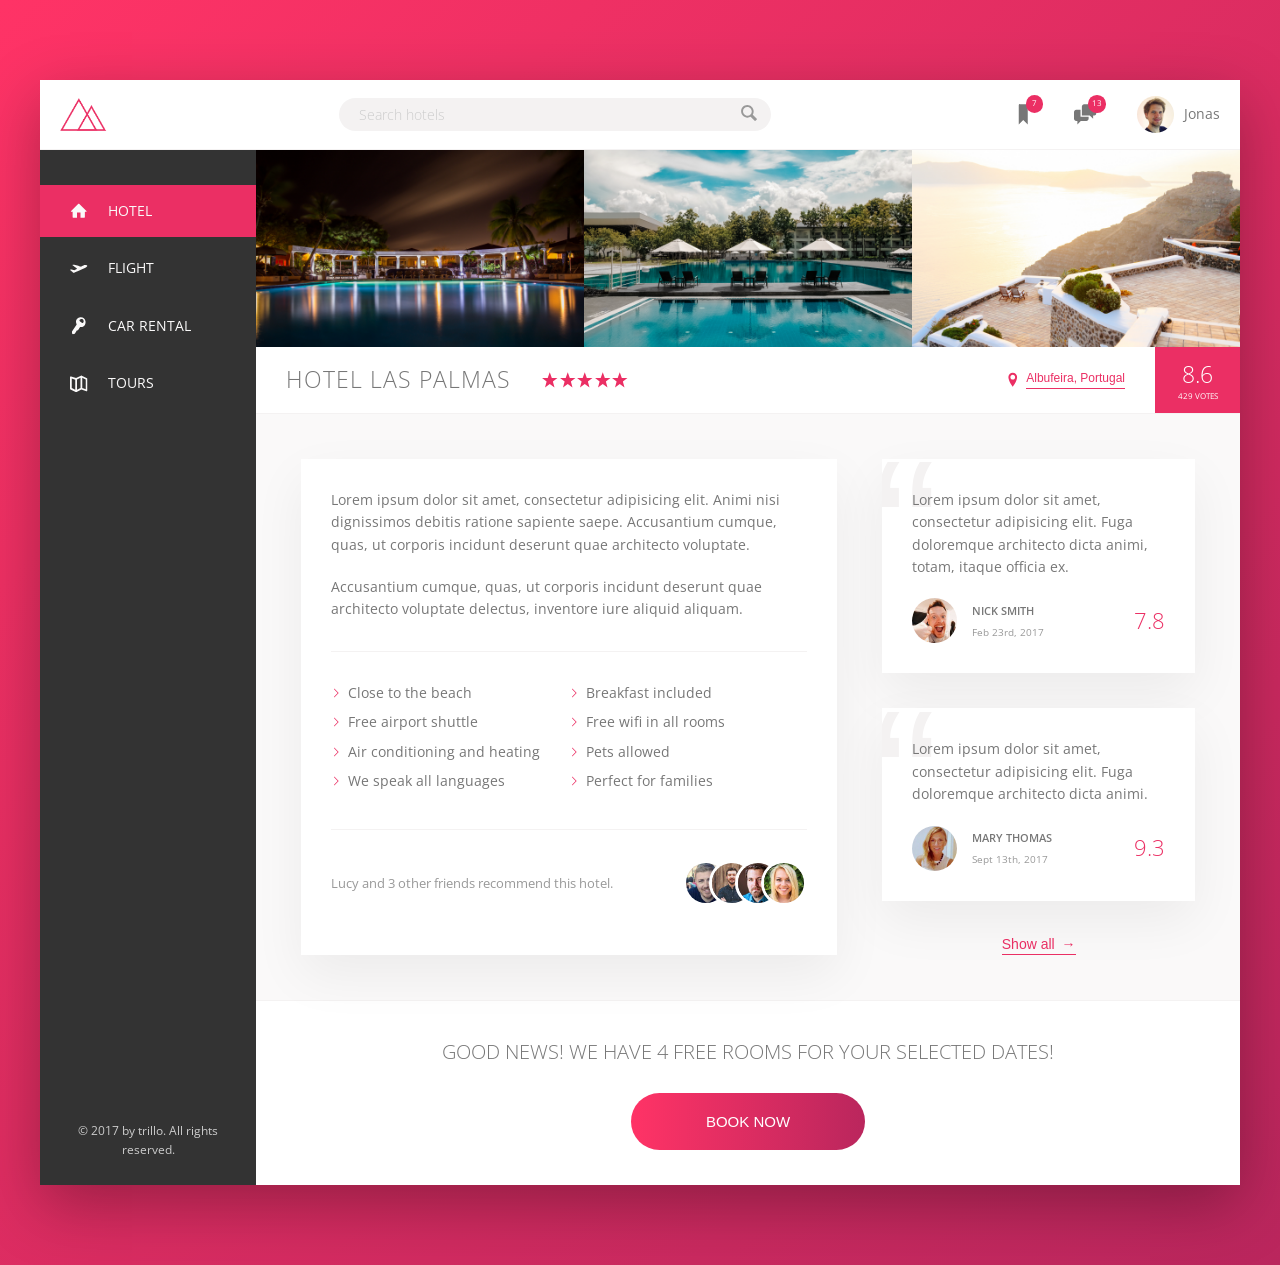
<file: trillio/index.html>
<!DOCTYPE html>
<html lang="en">
    <head>
        <meta charset="UTF-8">
        <meta name="viewport" content="width=device-width, initial-scale=1.0">
        
        <link href="https://fonts.googleapis.com/css?family=Open+Sans:300,400,600" rel="stylesheet">
        <link rel="stylesheet" href="css/style.css">
        <link rel="shortcut icon" type="image/png" href="img/favicon.png">
        
        <title>trillo &mdash; Your all-in-one booking app</title>
    </head>
    <body>
        <div class="container">
            <header class="header">
                <img src="img/logo.png" alt="trillo logo" class="logo">

                <form action="#" class="search">
                    <input type="text" class="search__input" placeholder="Search hotels">
                    <button class="search__button">
                        <svg class="search__icon">
                            <use xlink:href="img/sprite.svg#icon-magnifying-glass"></use>
                        </svg>
                    </button>
                </form>

                <nav class="user-nav">
                    <div class="user-nav__icon-box">
                        <svg class="user-nav__icon">
                            <use xlink:href="img/sprite.svg#icon-bookmark"></use>
                        </svg>
                        <span class="user-nav__notification">7</span>
                    </div>
                    <div class="user-nav__icon-box">
                        <svg class="user-nav__icon">
                            <use xlink:href="img/sprite.svg#icon-chat"></use>
                        </svg>
                        <span class="user-nav__notification">13</span>
                    </div>
                    <div class="user-nav__user">
                        <img src="img/user.jpg" alt="User photo" class="user-nav__user-photo">
                        <span class="user-nav__user-name">Jonas</span>
                    </div>
                </nav>
            </header>


            <div class="content">
                <nav class="sidebar">
                    <ul class="side-nav">
                        <li class="side-nav__item side-nav__item--active">
                            <a href="#" class="side-nav__link">
                                <svg class="side-nav__icon">
                                    <use xlink:href="img/sprite.svg#icon-home"></use>
                                </svg>
                                <span>Hotel</span>
                            </a>
                        </li>
                        <li class="side-nav__item">
                            <a href="#" class="side-nav__link">
                                <svg class="side-nav__icon">
                                    <use xlink:href="img/sprite.svg#icon-aircraft-take-off"></use>
                                </svg>
                                <span>Flight</span>
                            </a>
                        </li>
                        <li class="side-nav__item">
                            <a href="#" class="side-nav__link">
                                <svg class="side-nav__icon">
                                    <use xlink:href="img/sprite.svg#icon-key"></use>
                                </svg>
                                <span>Car rental</span>
                            </a>
                        </li>
                        <li class="side-nav__item">
                            <a href="#" class="side-nav__link">
                                <svg class="side-nav__icon">
                                    <use xlink:href="img/sprite.svg#icon-map"></use>
                                </svg>
                                <span>Tours</span>
                            </a>
                        </li>
                    </ul>

                    <div class="legal">
                        &copy; 2017 by trillo. All rights reserved.
                    </div>
                </nav>



                <main class="hotel-view">
                    <div class="gallery">
                        <figure class="gallery__item">
                            <img src="img/hotel-1.jpg" alt="Photo of hotel 1" class="gallery__photo">
                        </figure>
                        <figure class="gallery__item">
                            <img src="img/hotel-2.jpg" alt="Photo of hotel 2" class="gallery__photo">
                        </figure>
                        <figure class="gallery__item">
                            <img src="img/hotel-3.jpg" alt="Photo of hotel 3" class="gallery__photo">
                        </figure>
                    </div>

                    <div class="overview">
                        <h1 class="overview__heading">
                            Hotel Las Palmas
                        </h1>

                        <div class="overview__stars">
                            <svg class="overview__icon-star">
                                <use xlink:href="img/sprite.svg#icon-star"></use>
                            </svg>
                            <svg class="overview__icon-star">
                                <use xlink:href="img/sprite.svg#icon-star"></use>
                            </svg>
                            <svg class="overview__icon-star">
                                <use xlink:href="img/sprite.svg#icon-star"></use>
                            </svg>
                            <svg class="overview__icon-star">
                                <use xlink:href="img/sprite.svg#icon-star"></use>
                            </svg>
                            <svg class="overview__icon-star">
                                <use xlink:href="img/sprite.svg#icon-star"></use>
                            </svg>
                        </div>

                        <div class="overview__location">
                            <svg class="overview__icon-location">
                                <use xlink:href="img/sprite.svg#icon-location-pin"></use>
                            </svg>
                            <button class="btn-inline">Albufeira, Portugal</button>
                        </div>

                        <div class="overview__rating">
                            <div class="overview__rating-average">8.6</div>
                            <div class="overview__rating-count">429 votes</div>
                        </div>
                    </div>

                    <div class="detail">
                        <div class="description">
                            <p class="paragraph">
                                Lorem ipsum dolor sit amet, consectetur adipisicing elit. Animi nisi dignissimos debitis ratione sapiente saepe. Accusantium cumque, quas, ut corporis incidunt deserunt quae architecto voluptate.
                            </p>
                            <p class="paragraph">
                                Accusantium cumque, quas, ut corporis incidunt deserunt quae architecto voluptate delectus, inventore iure aliquid aliquam.
                            </p>
                            <ul class="list">
                                <li class="list__item">Close to the beach</li>
                                <li class="list__item">Breakfast included</li>
                                <li class="list__item">Free airport shuttle</li>
                                <li class="list__item">Free wifi in all rooms</li>
                                <li class="list__item">Air conditioning and heating</li>
                                <li class="list__item">Pets allowed</li>
                                <li class="list__item">We speak all languages</li>
                                <li class="list__item">Perfect for families</li>
                            </ul>
                            <div class="recommend">
                                <p class="recommend__count">
                                    Lucy and 3 other friends recommend this hotel.
                                </p>
                                <div class="recommend__friends">
                                    <img src="img/user-3.jpg" alt="Friend 1" class="recommend__photo">
                                    <img src="img/user-4.jpg" alt="Friend 2" class="recommend__photo">
                                    <img src="img/user-5.jpg" alt="Friend 3" class="recommend__photo">
                                    <img src="img/user-6.jpg" alt="Friend 4" class="recommend__photo">
                                </div>
                            </div>
                        </div>

                        <figure class="user-reviews">
                            <figure class="review">
                                <blockquote class="review__text">
                                    Lorem ipsum dolor sit amet, consectetur adipisicing elit. Fuga doloremque architecto dicta animi, totam, itaque officia ex.
                                </blockquote>
                                <figcaption class="review__user">
                                    <img src="img/user-1.jpg" alt="User 1" class="review__photo">
                                    <div class="review__user-box">
                                        <p class="review__user-name">Nick Smith</p>
                                        <p class="review__user-date">Feb 23rd, 2017</p>
                                    </div>
                                    <div class="review__rating">7.8</div>
                                </figcaption>
                            </figure>

                            <figure class="review">
                                <blockquote class="review__text">
                                    Lorem ipsum dolor sit amet, consectetur adipisicing elit. Fuga doloremque architecto dicta animi.
                                </blockquote>
                                <figcaption class="review__user">
                                    <img src="img/user-2.jpg" alt="User 1" class="review__photo">
                                    <div class="review__user-box">
                                        <p class="review__user-name">Mary Thomas</p>
                                        <p class="review__user-date">Sept 13th, 2017</p>
                                    </div>
                                    <div class="review__rating">9.3</div>
                                </figcaption>
                            </figure>

                            <button class="btn-inline">Show all <span>&rarr;</span></button>
                        </div>

                        <div class="cta">
                            <h2 class="cta__book-now">
                                Good news! We have 4 free rooms for your selected dates!
                            </h2>
                            <button class="btn">
                                <span class="btn__visible">Book now</span>
                                <span class="btn__invisible">Only 4 rooms left</span>
                            </button>
                        </div>

                    </div>


                </main>
            </div>
        </div>
    </body>
</html>
</file>
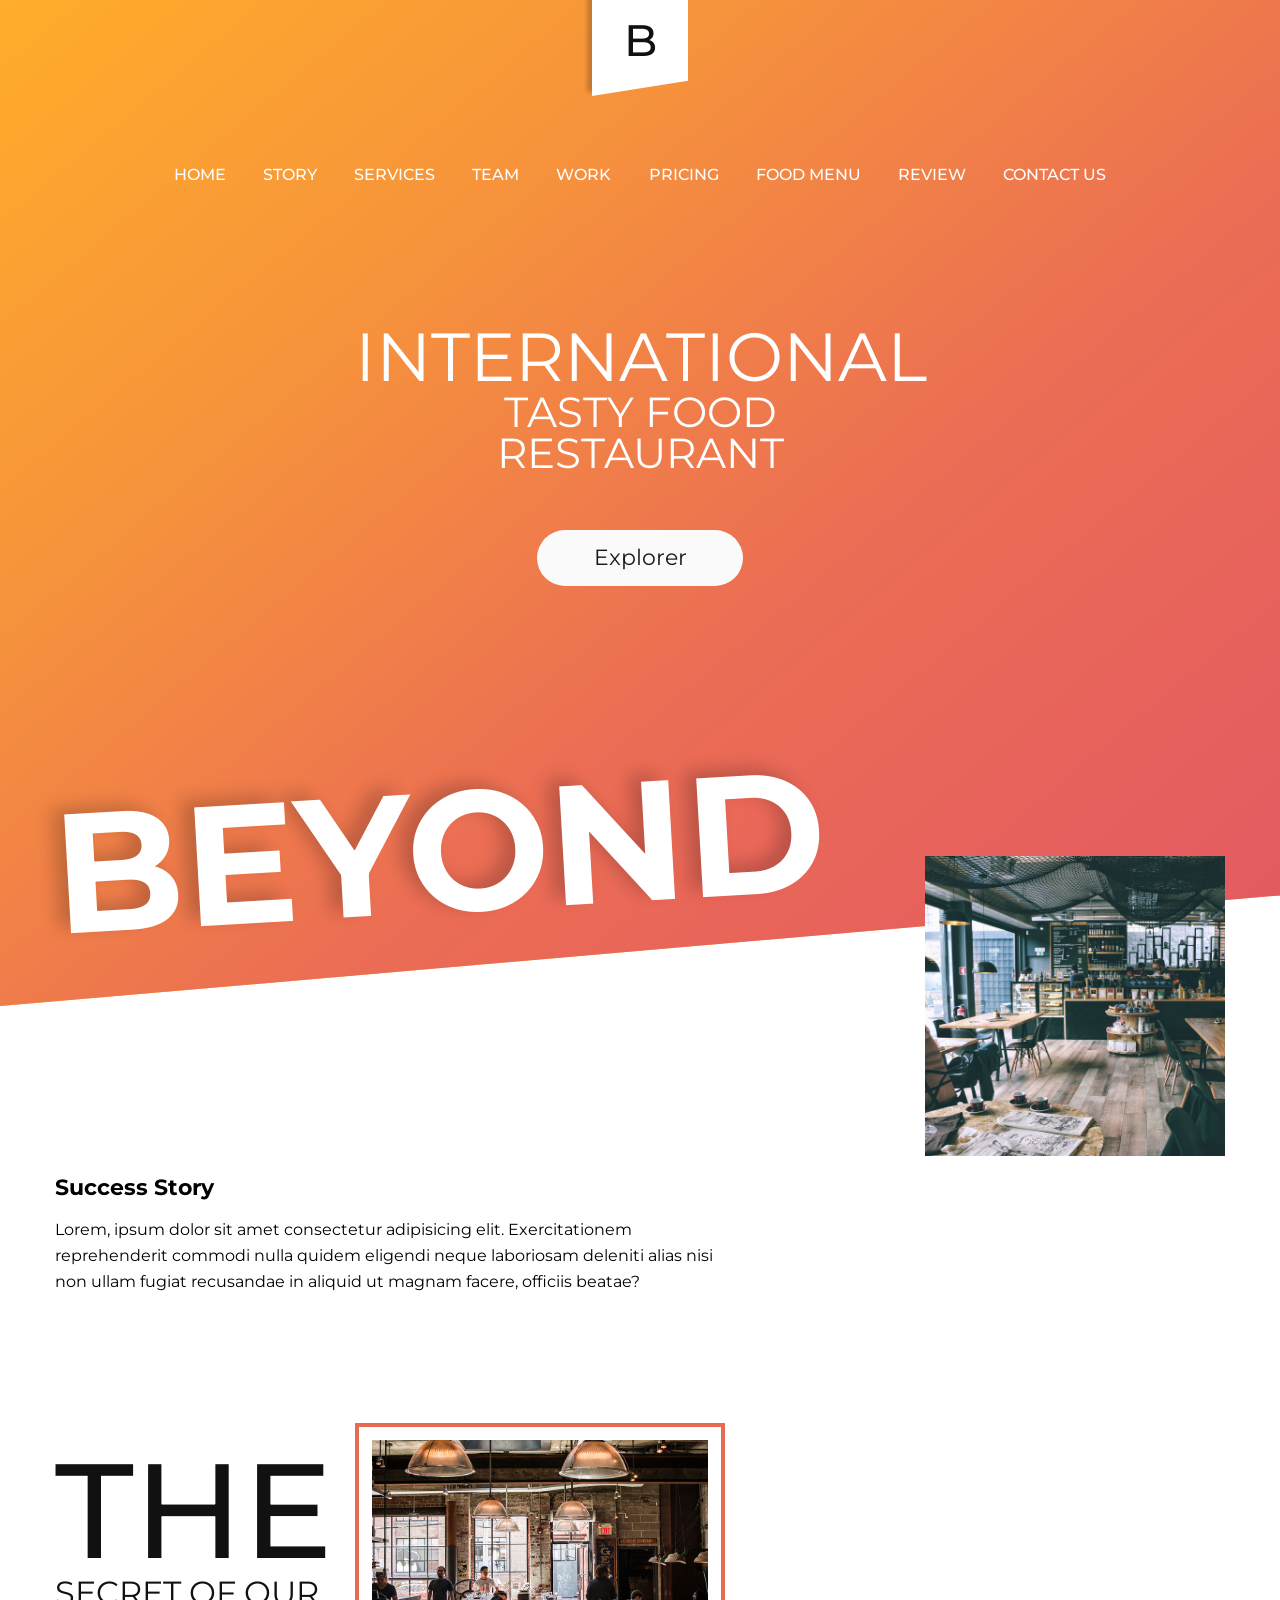
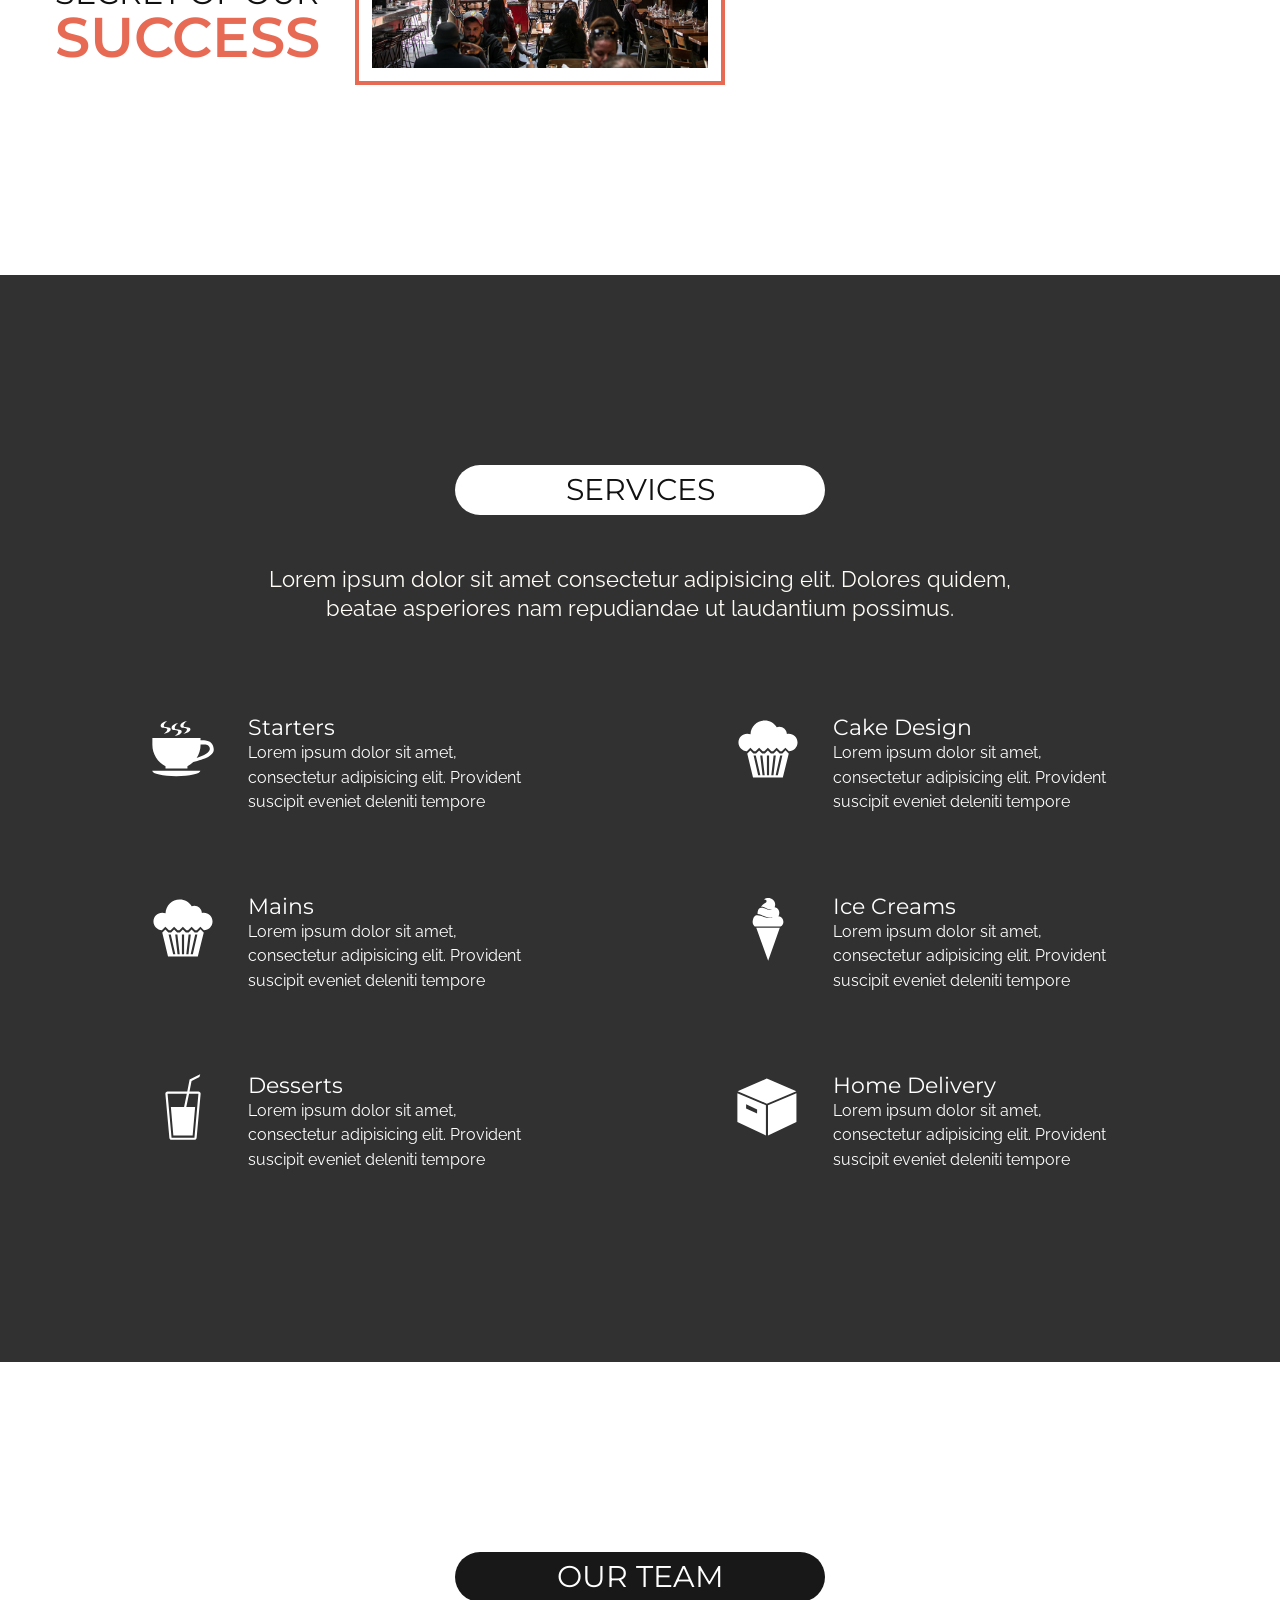
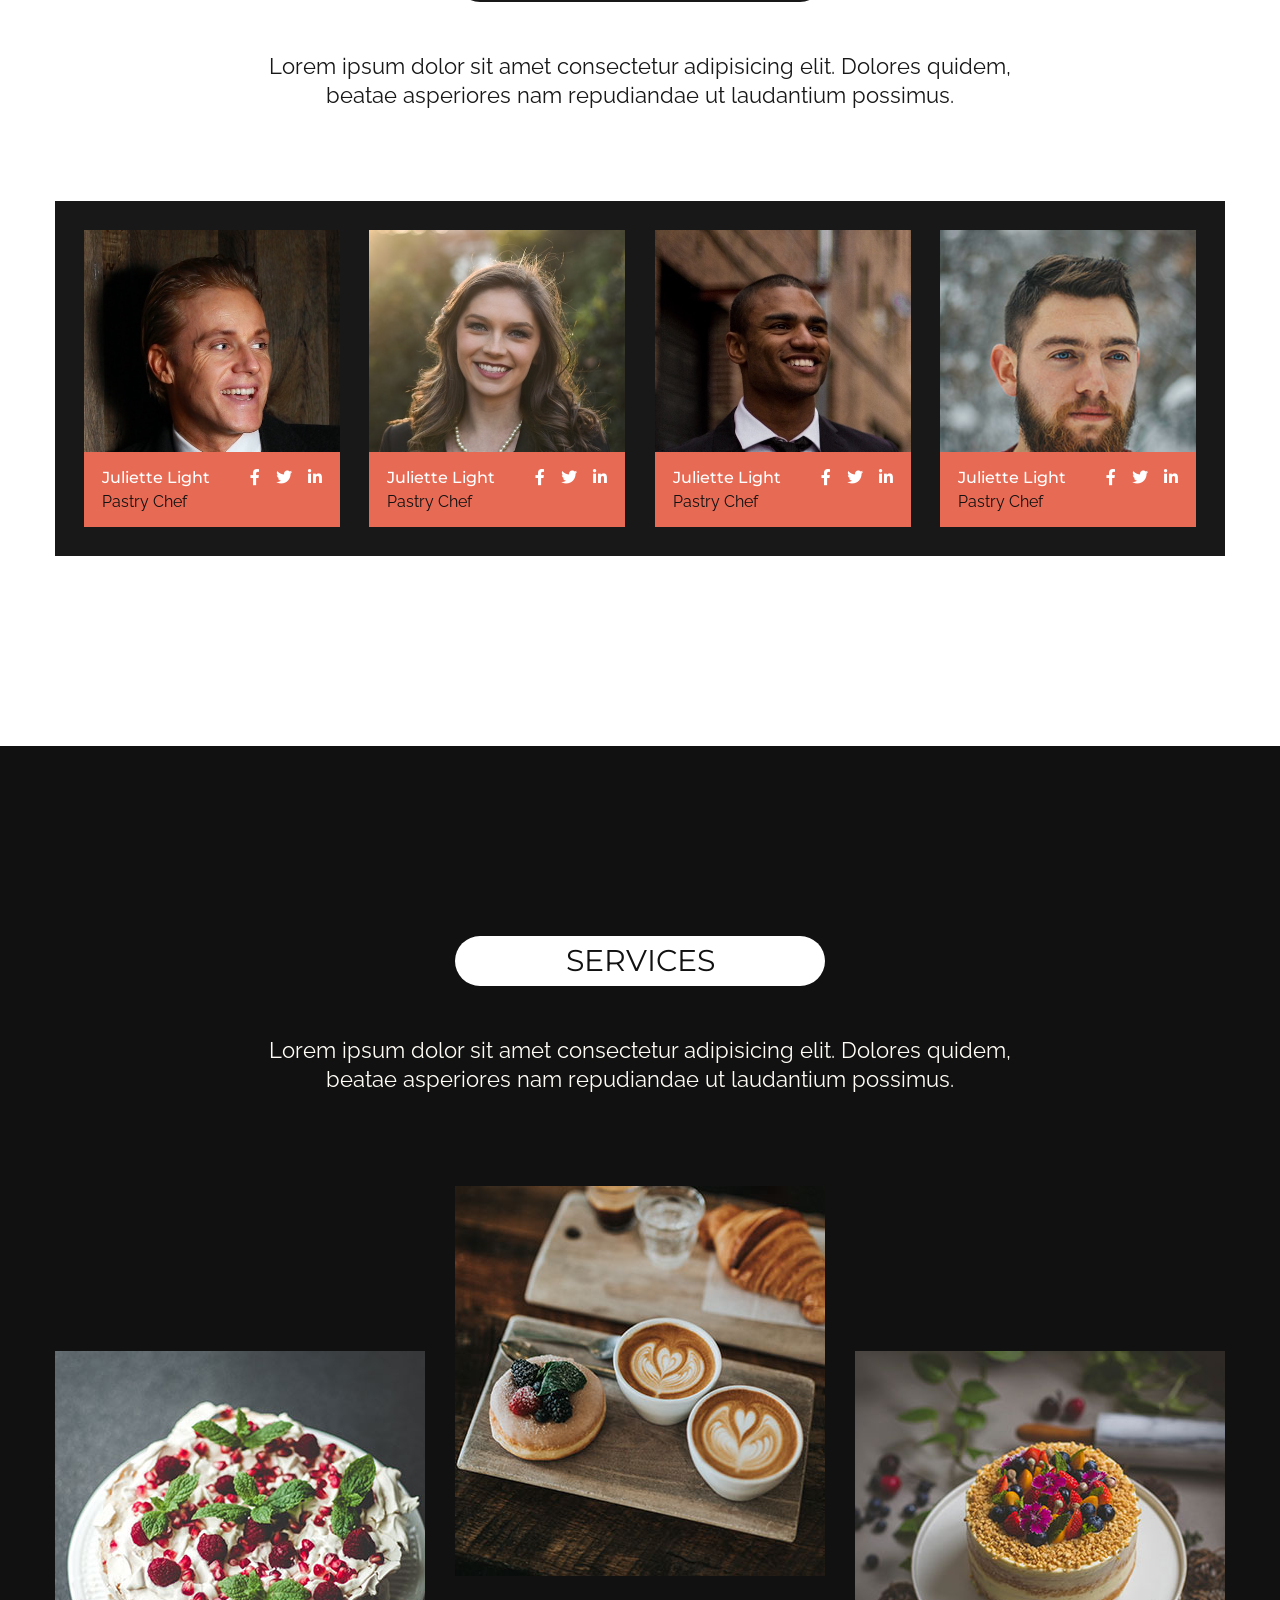
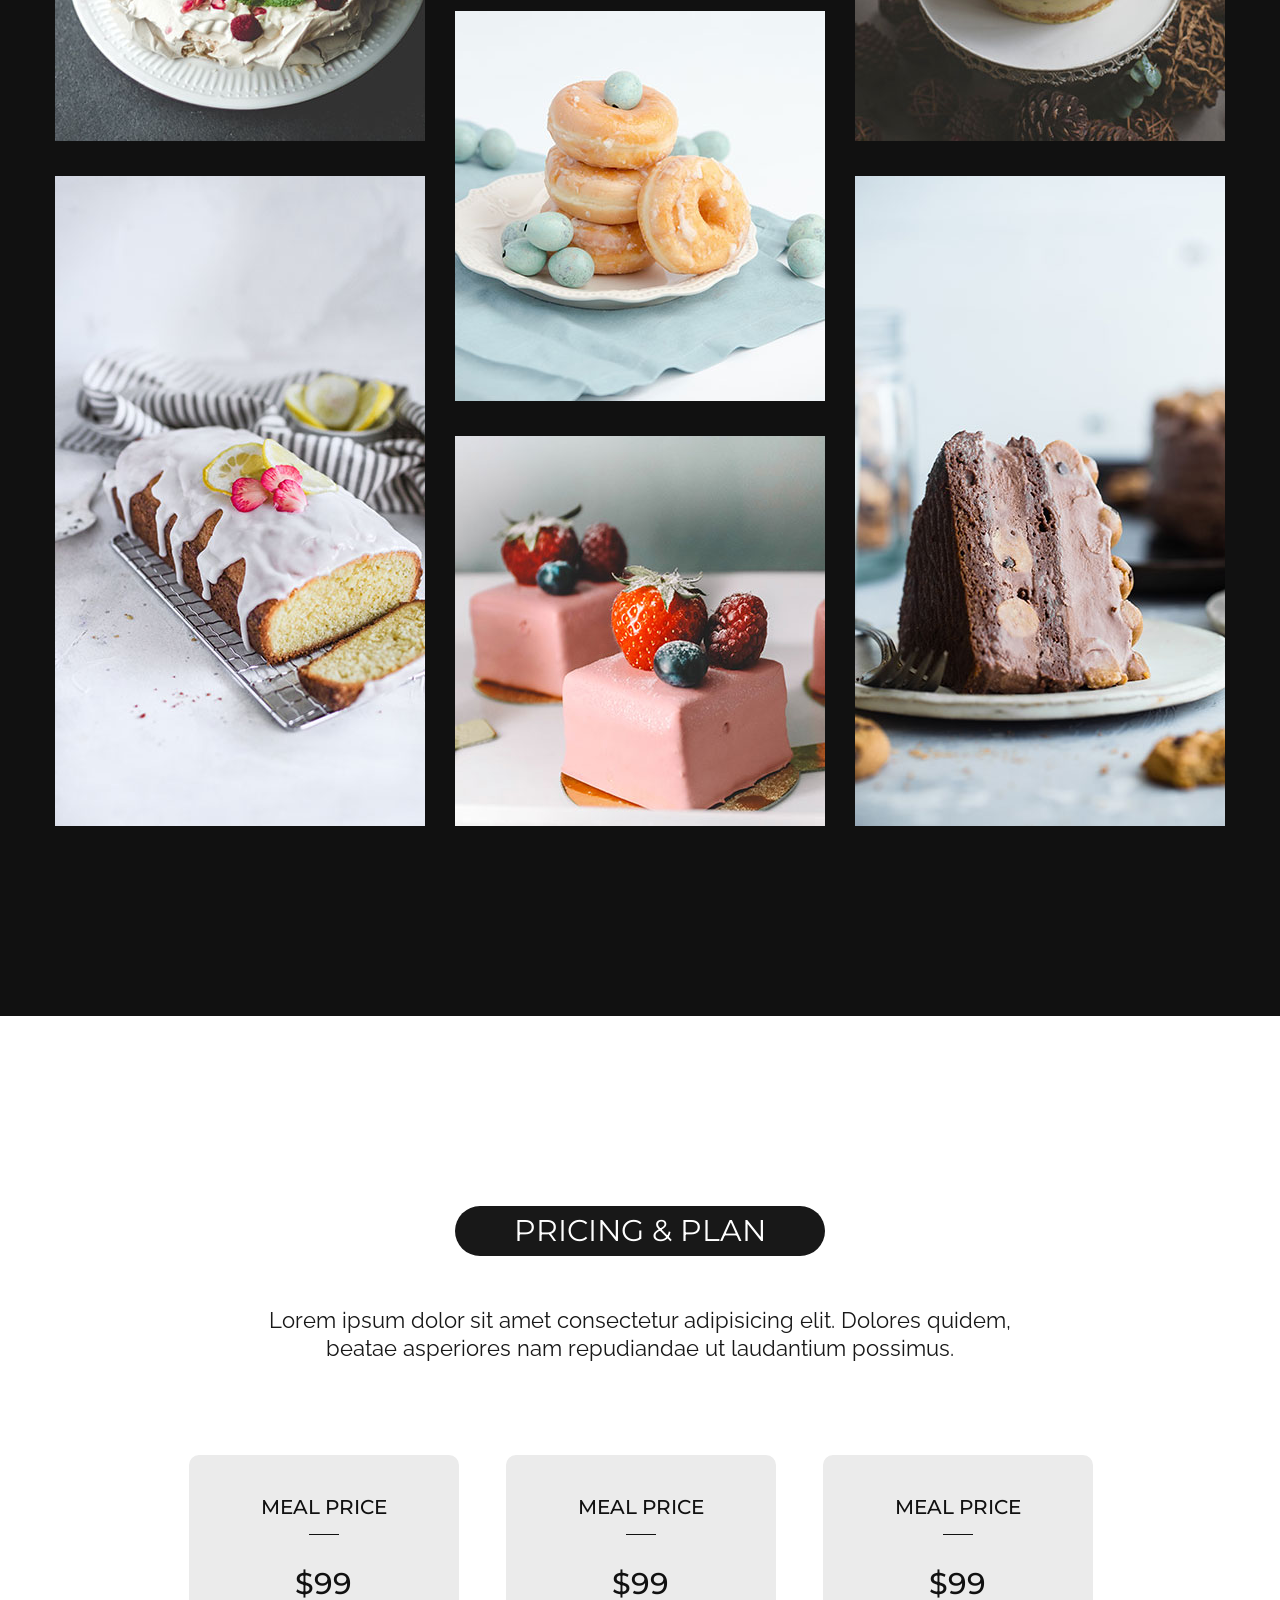
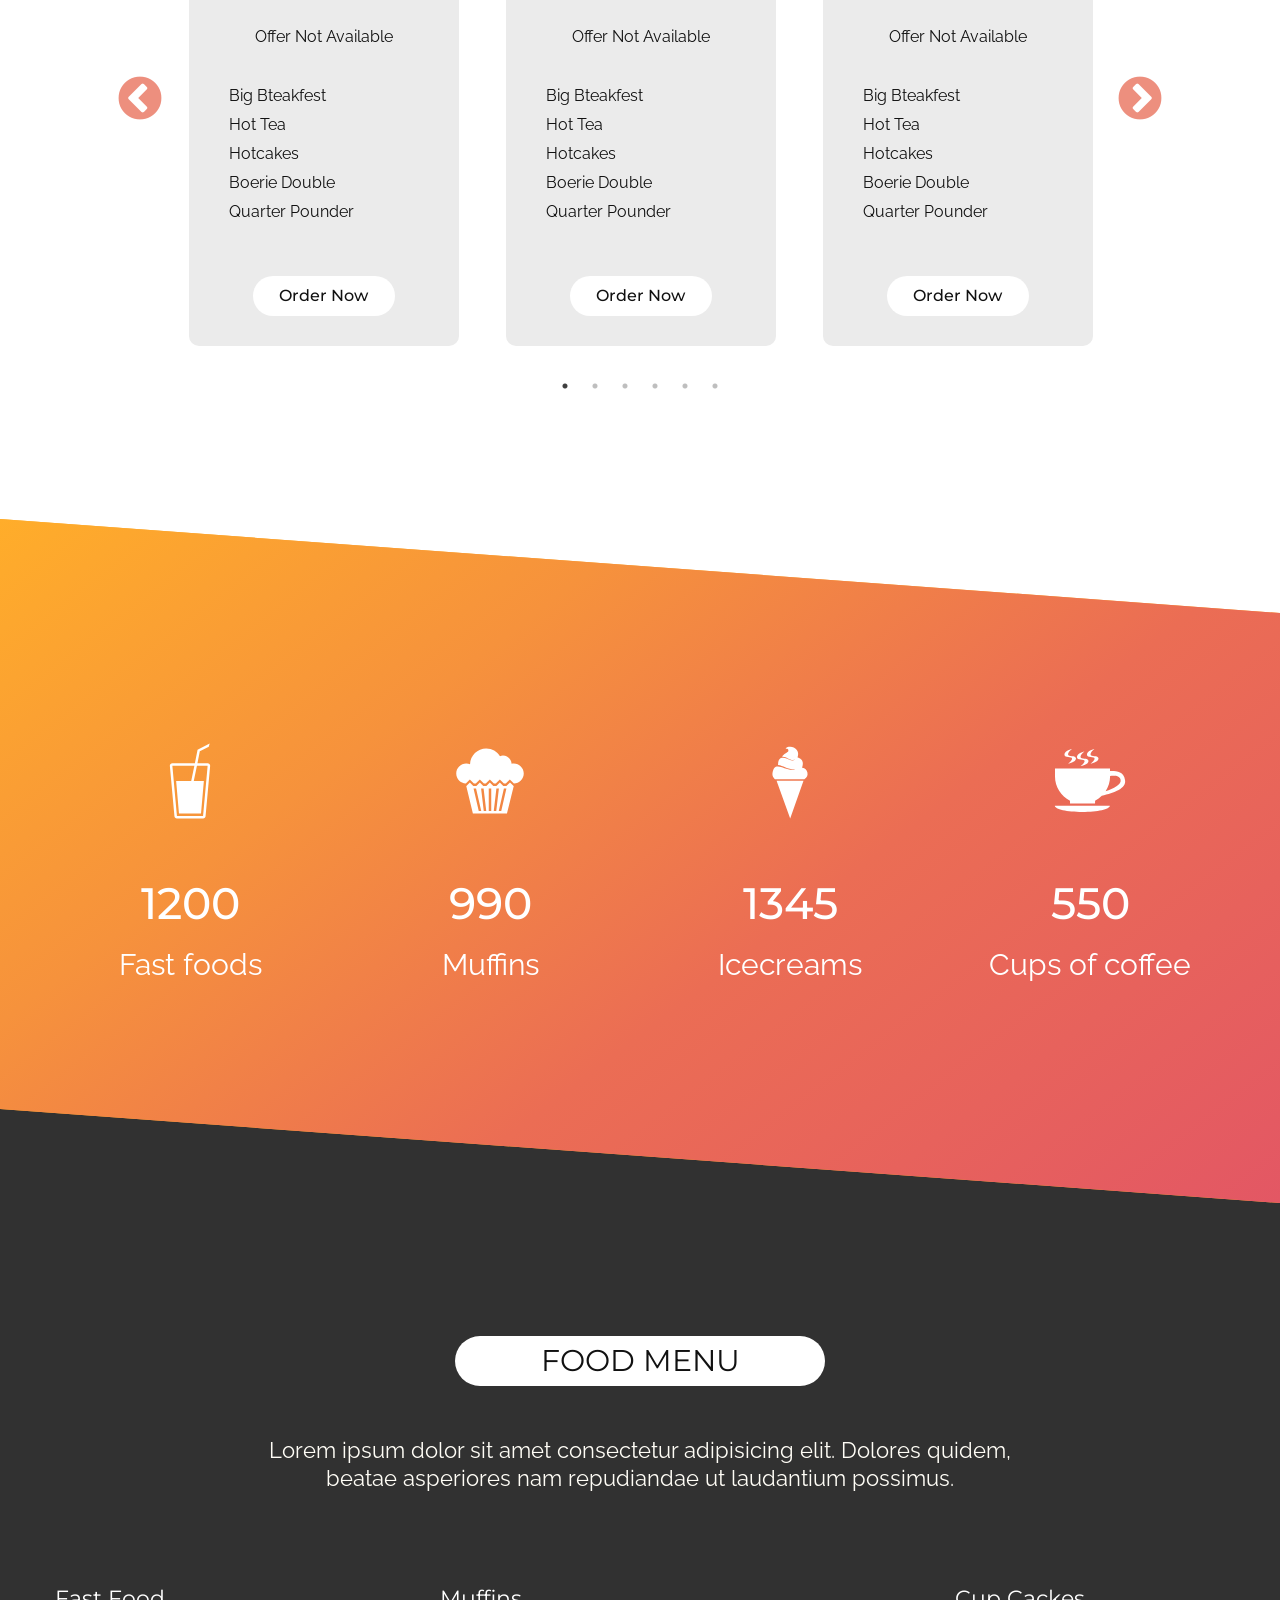
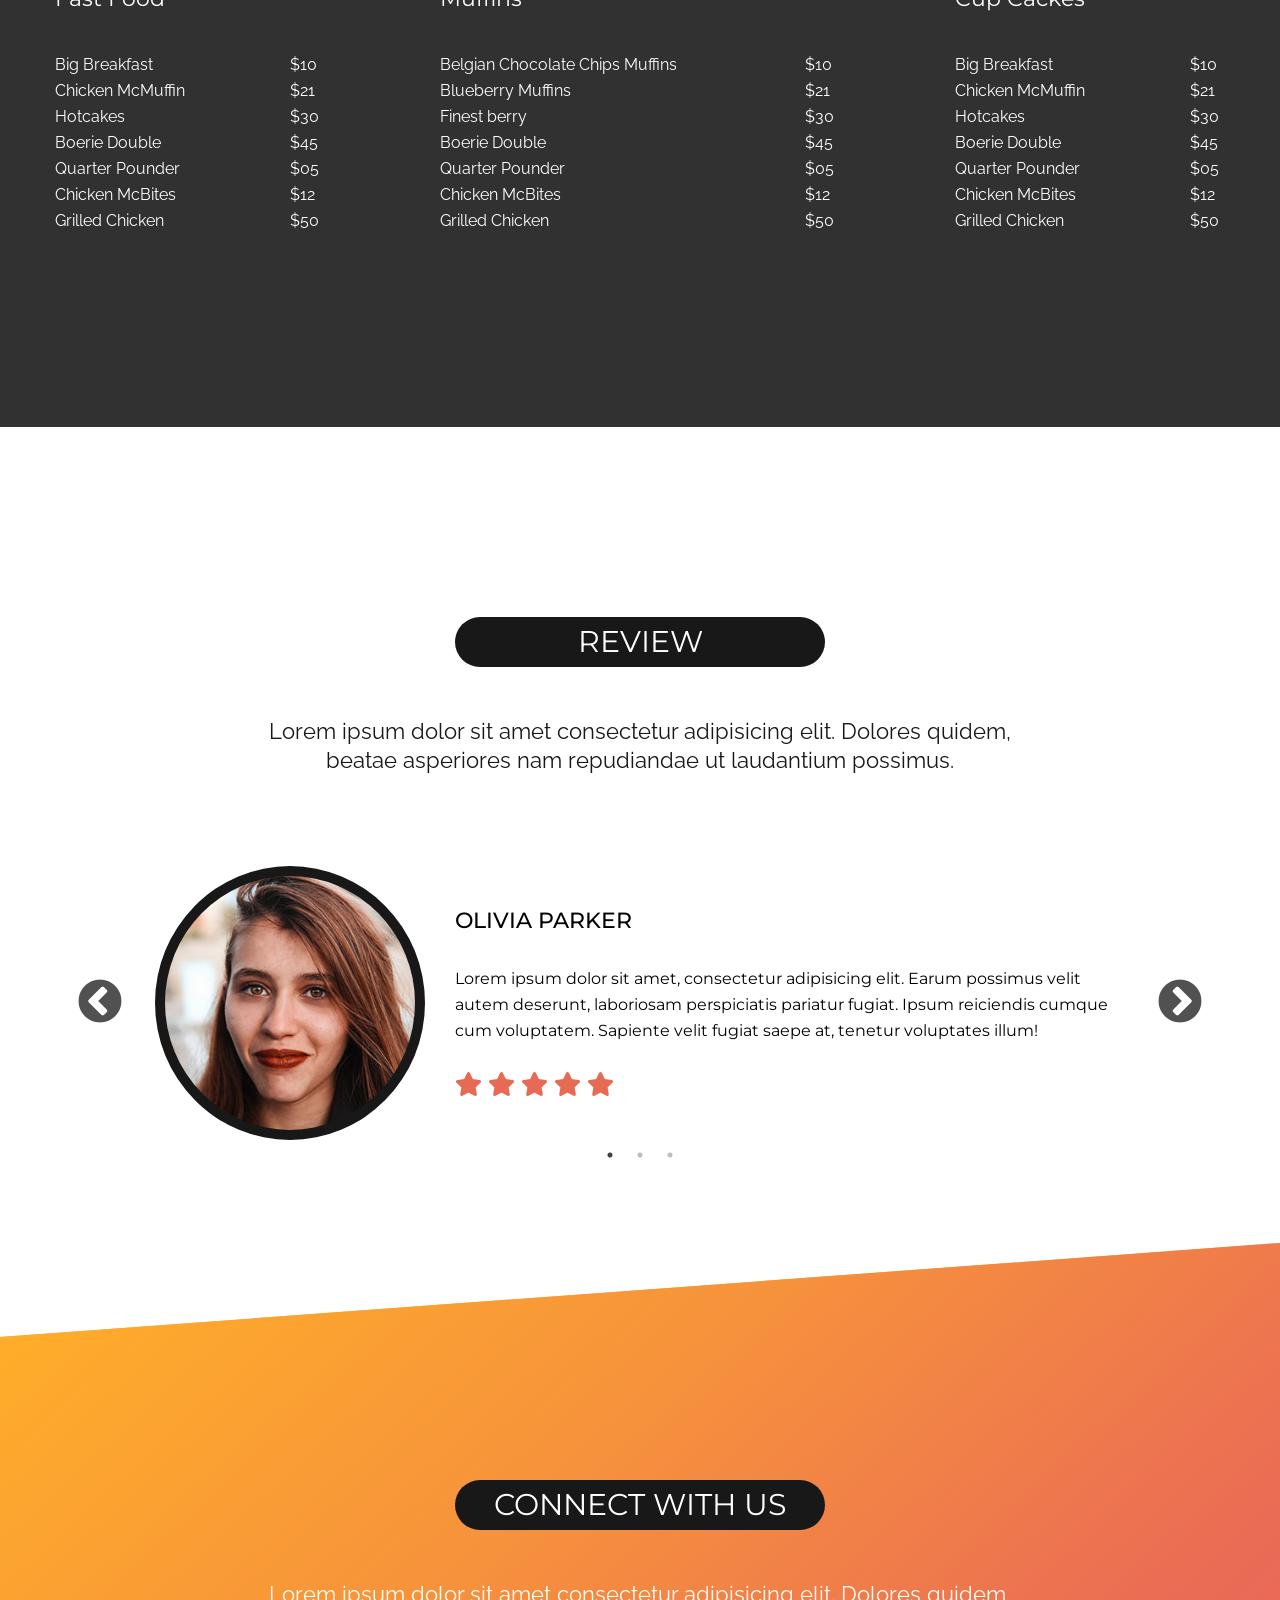
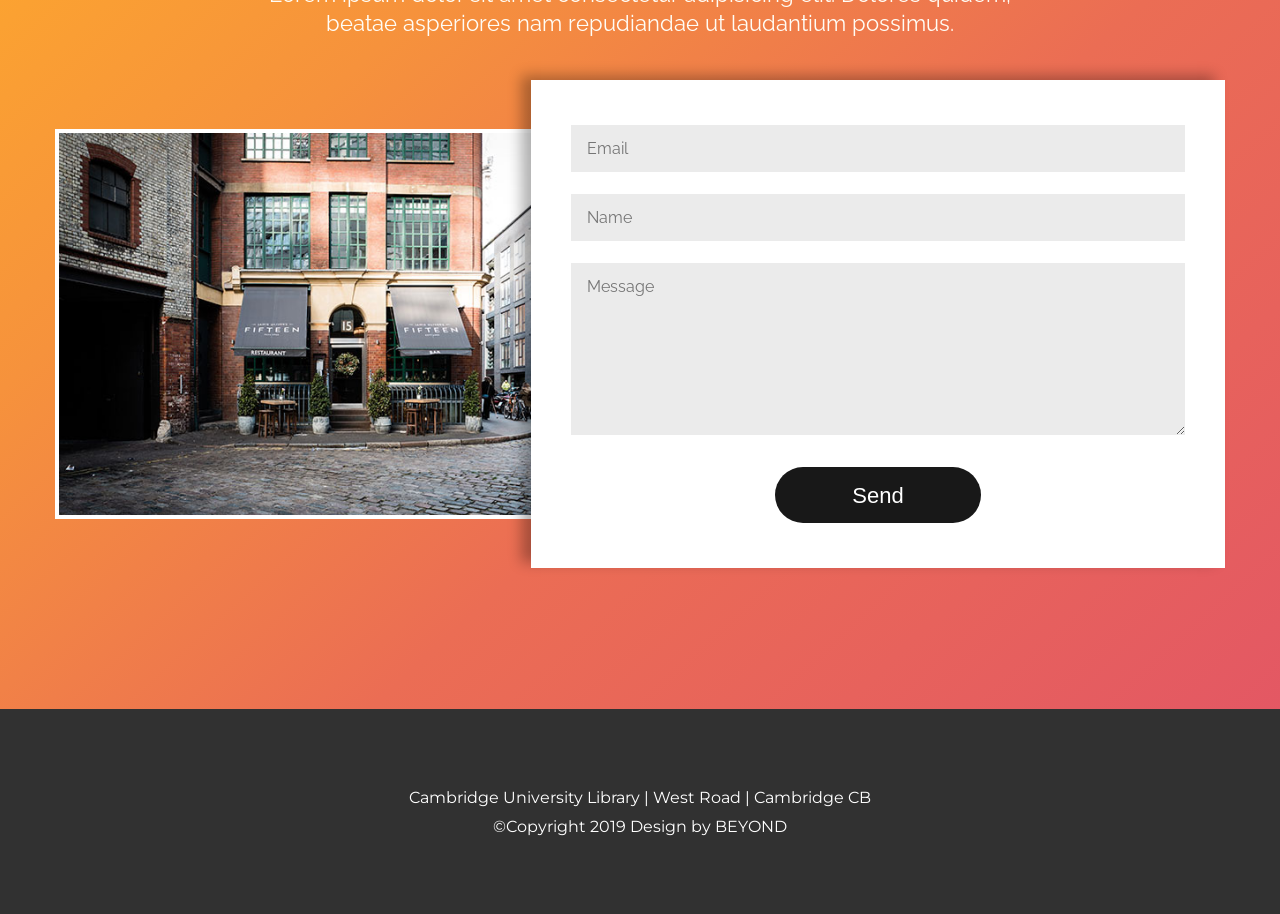
<file: beyond/beyond.html>
<!DOCTYPE html>
<html lang="zxx">
<head>
  <meta charset="utf-8" />
  <meta http-equiv="X-UA-Compatible" content="IE=edge">
  <title>Page Title</title>
  <meta name="viewport" content="width=device-width, initial-scale=1">
  <link rel="stylesheet" type="text/css" media="screen" href="css/style.css" />
  <link rel="stylesheet" href="https://use.fontawesome.com/releases/v5.7.1/css/all.css" integrity="sha384-fnmOCqbTlWIlj8LyTjo7mOUStjsKC4pOpQbqyi7RrhN7udi9RwhKkMHpvLbHG9Sr" crossorigin="anonymous">
  <link rel="stylesheet" type="text/css" href="libs/slick/slick/slick.css"/>
  <link rel="stylesheet" type="text/css" href="libs/slick/slick/slick-theme.css"/>
  
  

</head>
<body>
  <div class="container-max">

    <!-- NAVIGATION -->
    <nav class="nav" id="navbar">
      <div class="nav__logo">B</div>

      <ul class="nav__ul" id="navbar-ul">
        <li class="nav__li"><a class="nav__a" href="#header">home</a></li>
        <li class="nav__li"><a class="nav__a" href="#success-story">story</a></li>
        <li class="nav__li"><a class="nav__a" href="#services">services</a></li>
        <li class="nav__li"><a class="nav__a" href="#team">team</a></li>
        <li class="nav__li"><a class="nav__a" href="#made">work</a></li>
        <li class="nav__li"><a class="nav__a" href="#pricing">pricing</a></li>
        <li class="nav__li"><a class="nav__a" href="#menu">food menu</a></li>
        <li class="nav__li"><a class="nav__a" href="#review">review</a></li>
        <li class="nav__li"><a class="nav__a" href="#connect">contact us</a></li>
      </ul>

      <div class="nav__btn">
        <i class="fas fa-bars"></i>

      </div>
    </nav>
    
    <!-- HEADER -->
    <header class="header" id="header">
      <h2 class="none">HEADER</h2>
      <div class="logo">
        <div class="logo__text">B</div>
        <div class="logo__shadow"></div>
      </div>

      <div class="hero">
        <h2 class="hero__h2">international</h2>
        <h2 class="hero__h2--min">tasty food restaurant</h2>
      </div>
      <div class="center1">
        <a href="#" class="btn btn__center">Explorer</a>
      </div>
      <div class="container">
        <h1 class="header__h1">beyond</h1>
      </div>
      <ul class="dots">
        <li class="dots__li active"><a href="#"></a></li>
        <li class="dots__li"><a href="#"></a></li>
        <li class="dots__li"><a href="#"></a></li>
        <li class="dots__li"><a href="#"></a></li>
      </ul>
    </header>

    <!-- SUCCESS STORY -->
    <section class="success-story" id="success-story">
      <h2 class="none">SUCCESS STORY</h2>
      <div class="container">
        <div class="mt-4"></div>
        <div class="container-min">
          <article class="success">
            <h4 class="h4">Success Story</h4>
            <p class="success__p">Lorem, ipsum dolor sit amet consectetur adipisicing elit. Exercitationem reprehenderit commodi nulla quidem eligendi neque laboriosam deleniti alias nisi non ullam fugiat recusandae in aliquid ut magnam facere, officiis beatae?</p>
          </article>
        </div>
  
        <div class="mt-3"></div>
  
        <div class="container-min container-min--flex">
          <div class="secret">
            <div class="secret__1">
              The
            </div>
            <div class="secret__2">
              secret of our
            </div>
            <div class="secret__3">
              success
            </div>
          </div>
  
          <div class="success-img">
            <img class="success-img__img" src="img/min/nick-hillier-254650-unsplash.jpg" alt="">
          </div>
        </div>
  
        <div class="parallax-big"></div>
  
        <div class="parallax-small">
          <img class="parallax-small__img" src="img/min/tomas-anton-escobar-502606-unsplash.jpg" alt="">
        </div>
      </div>
    </section>

    <!-- SERVICES -->
    <section class="services" id="services">
      <h2 class="none">SERVICES</h2>
      <div class="container">
        <div class="title">
          <h3 class="title__head title__head--dark">
            services
          </h3>
          <div class="title__body title__body--dark">
            Lorem ipsum dolor sit amet consectetur adipisicing elit. Dolores quidem, beatae asperiores nam repudiandae ut laudantium possimus.
          </div>
        </div>

        <div class="dishes">
          <div class="drinks">
            <div class="card-1">
              <div class="card-1__img">
                
                <svg>
                  <use xlink:href="img/svg/symbol-defs.svg#coffee1"></use>
                </svg>
              </div>
              <div class="card-1__body">
                <div class="card-1__title">
                    Starters
                </div>
                <div class="card-1__text">
                 Lorem ipsum dolor sit amet, consectetur adipisicing elit. Provident suscipit eveniet deleniti tempore 
                </div>
              </div>
            </div>

            <div class="card-1">
              <div class="card-1__img">
                <svg>
                  <use xlink:href="img/svg/symbol-defs.svg#cake1"></use>
                </svg>
              </div>
              <div class="card-1__body">
                <div class="card-1__title">
                    Mains
                </div>
                <div class="card-1__text">
                 Lorem ipsum dolor sit amet, consectetur adipisicing elit. Provident suscipit eveniet deleniti tempore 
                </div>
              </div>
            </div>

            <div class="card-1">
              <div class="card-1__img">
                <svg>
                  <use xlink:href="img/svg/symbol-defs.svg#drink"></use>
                </svg>
              </div>
              <div class="card-1__body">
                <div class="card-1__title">
                    Desserts
                </div>
                <div class="card-1__text">
                 Lorem ipsum dolor sit amet, consectetur adipisicing elit. Provident suscipit eveniet deleniti tempore 
                </div>
              </div>
            </div>

          </div>
          <div class="caces">
            <div class="card-1">
              <div class="card-1__img">
                <svg>
                  <use xlink:href="img/svg/symbol-defs.svg#cake"></use>
                </svg>
              </div>
              <div class="card-1__body">
                <div class="card-1__title">
                    Cake Design
                </div>
                <div class="card-1__text">
                  Lorem ipsum dolor sit amet, consectetur adipisicing elit. Provident suscipit eveniet deleniti tempore 
                </div>
              </div>
            </div>
  
            <div class="card-1">
              <div class="card-1__img">
                <svg>
                  <use xlink:href="img/svg/symbol-defs.svg#icecream"></use>
                </svg>
              </div>
              <div class="card-1__body">
                <div class="card-1__title">
                    Ice Creams
                </div>
                <div class="card-1__text">
                  Lorem ipsum dolor sit amet, consectetur adipisicing elit. Provident suscipit eveniet deleniti tempore 
                </div>
              </div>
            </div>
  
            <div class="card-1">
              <div class="card-1__img">
                <svg>
                  <use xlink:href="img/svg/symbol-defs.svg#box"></use>
                </svg>
                
              </div>
              <div class="card-1__body">
                <div class="card-1__title">
                    Home Delivery
                </div>
                <div class="card-1__text">
                  Lorem ipsum dolor sit amet, consectetur adipisicing elit. Provident suscipit eveniet deleniti tempore 
                </div>
              </div>
            </div>
  
          </div>
        </div>
      </div>
    </section>

    <!-- OUR TEAM -->
    <section class="team" id="team">
      <h2 class="none">OUR TEAM</h2>
      <div class="container">
        <div class="title">
          <h3 class="title__head title__head--light">
            our team
          </h3>
          <div class="title__body title__body--light">
            Lorem ipsum dolor sit amet consectetur adipisicing elit. Dolores quidem, beatae asperiores nam repudiandae ut laudantium possimus.
          </div>
        </div>
        <div class="staff">
          <div class="card2">
            <div class="card2__img card2__img1">

            </div>
            <div class="card2__body">
              <div class="card2__name">
                <span>Juliette Light</span>   
                <ul class="social">
                  <li class="social__img">
                    <a href="#"><i class="fab fa-facebook-f"></i></a>
                  </li>
                  <li class="social__img">
                    <a href="#"><i class="fab fa-twitter"></i></a>
                  </li>
                  <li class="social__img">
                    <a href="#"><i class="fab fa-linkedin-in"></i></a>
                  </li>
                </ul>
              </div>
              <div class="card2__position">Pastry Chef</div>
            </div>
          </div>
          
          <div class="card2">
            <div class="card2__img card2__img2">

            </div>
            <div class="card2__body">
              <div class="card2__name">
                <span>Juliette Light</span>   
                <ul class="social">
                  <li class="social__img">
                    <a href="#"><i class="fab fa-facebook-f"></i></a>
                  </li>
                  <li class="social__img">
                    <a href="#"><i class="fab fa-twitter"></i></a>
                  </li>
                  <li class="social__img">
                    <a href="#"><i class="fab fa-linkedin-in"></i></a>
                  </li>


                </ul>
              </div>
              <div class="card2__position">Pastry Chef</div>
            </div>
          </div>
          <div class="card2">
            <div class="card2__img  card2__img3">

            </div>
            <div class="card2__body">
              <div class="card2__name">
                <span>Juliette Light</span>   
                <ul class="social">
                  <li class="social__img">
                    <a href="#"><i class="fab fa-facebook-f"></i></a>
                  </li>
                  <li class="social__img">
                    <a href="#"><i class="fab fa-twitter"></i></a>
                  </li>
                  <li class="social__img">
                    <a href="#"><i class="fab fa-linkedin-in"></i></a>
                  </li>


                </ul>
              </div>
              <div class="card2__position">Pastry Chef</div>
            </div>
          </div>

          <div class="card2">
            <div class="card2__img  card2__img4">

            </div>
            <div class="card2__body">
              <div class="card2__name">
                <span>Juliette Light</span>   
                <ul class="social">
                  <li class="social__img">
                    <a href="#"><i class="fab fa-facebook-f"></i></a>
                  </li>
                  <li class="social__img">
                    <a href="#"><i class="fab fa-twitter"></i></a>
                  </li>
                  <li class="social__img">
                    <a href="#"><i class="fab fa-linkedin-in"></i></a>
                  </li>


                </ul>
              </div>
              <div class="card2__position">Pastry Chef</div>
            </div>
          </div>

        </div>
      </div>
    </section>

    <!-- WHAT WE MADE -->
    <section class="made" id="made">
      <h2 class="none">WHAT WE MADE</h2>
      <div class="container">

        <div class="title">
          <h3 class="title__head title__head--dark">
            services
          </h3>
          <div class="title__body title__body--dark">
            Lorem ipsum dolor sit amet consectetur adipisicing elit. Dolores quidem, beatae asperiores nam repudiandae ut laudantium possimus.
          </div>
        </div>

        <div class="frame">
          <div class="frame__photo-1 frame__photo"></div>
          <div class="frame__photo-2 frame__photo"></div>
          <div class="frame__photo-3 frame__photo"></div>
          <div class="frame__photo-4 frame__photo"></div>
          <div class="frame__photo-5 frame__photo"></div>
          <div class="frame__photo-6 frame__photo"></div>
          <div class="frame__photo-7 frame__photo"></div>
        </div>
      </div>
    </section>

    <!-- PRICING -->
    <section class="pricing" id="pricing">
      <h2 class="none">PRICING</h2>
      <div class="container">
        <div class="title">
          <h3 class="title__head title__head--light">
            pricing & plan
          </h3>
          <div class="title__body title__body--light">
            Lorem ipsum dolor sit amet consectetur adipisicing elit. Dolores quidem, beatae asperiores nam repudiandae ut laudantium possimus.
          </div>
        </div>

        <div class="multiple-items">
          <div>
            <div class="card6">
              <div class="card6-head">
                <h4 class="card6-head__h4">meal price</h4>
                <div class="card6-head__price">$99</div>
              </div>
              <ul class="card6-body">
                <li class="card6-body__li">Offer Not Available</li>
                <li class="card6-body__li">Big Bteakfest</li>
                <li class="card6-body__li">Hot Tea</li>
                <li class="card6-body__li">Hotcakes</li>
                <li class="card6-body__li">Boerie Double</li>
                <li class="card6-body__li">Quarter Pounder</li>
              </ul>
              <a href="#" class="card6-order">Order Now</a>
            </div>

          </div>
          <div>
            <div class="card6">
              <div class="card6-head">
                <h4 class="card6-head__h4">meal price</h4>
                <div class="card6-head__price">$99</div>
              </div>
              <ul class="card6-body">
                <li class="card6-body__li">Offer Not Available</li>
                <li class="card6-body__li">Big Bteakfest</li>
                <li class="card6-body__li">Hot Tea</li>
                <li class="card6-body__li">Hotcakes</li>
                <li class="card6-body__li">Boerie Double</li>
                <li class="card6-body__li">Quarter Pounder</li>
              </ul>
              <a href="#" class="card6-order">Order Now</a>
            </div>

          </div>
          <div>
            <div class="card6">
              <div class="card6-head">
                <h4 class="card6-head__h4">meal price</h4>
                <div class="card6-head__price">$99</div>
              </div>
              <ul class="card6-body">
                <li class="card6-body__li">Offer Not Available</li>
                <li class="card6-body__li">Big Bteakfest</li>
                <li class="card6-body__li">Hot Tea</li>
                <li class="card6-body__li">Hotcakes</li>
                <li class="card6-body__li">Boerie Double</li>
                <li class="card6-body__li">Quarter Pounder</li>
              </ul>
              <a href="#" class="card6-order">Order Now</a>
            </div>
          </div>
          <div>
            <div class="card6">
              <div class="card6-head">
                <h4 class="card6-head__h4">meal price</h4>
                <div class="card6-head__price">$99</div>
              </div>
              <ul class="card6-body">
                <li class="card6-body__li">Offer Not Available</li>
                <li class="card6-body__li">Big Bteakfest</li>
                <li class="card6-body__li">Hot Tea</li>
                <li class="card6-body__li">Hotcakes</li>
                <li class="card6-body__li">Boerie Double</li>
                <li class="card6-body__li">Quarter Pounder</li>
              </ul>
              <a href="#" class="card6-order">Order Now</a>
            </div>
          </div>
          <div>
            <div class="card6">
              <div class="card6-head">
                <h4 class="card6-head__h4">meal price</h4>
                <div class="card6-head__price">$99</div>
              </div>
              <ul class="card6-body">
                <li class="card6-body__li">Offer Not Available</li>
                <li class="card6-body__li">Big Bteakfest</li>
                <li class="card6-body__li">Hot Tea</li>
                <li class="card6-body__li">Hotcakes</li>
                <li class="card6-body__li">Boerie Double</li>
                <li class="card6-body__li">Quarter Pounder</li>
              </ul>
              <a href="#" class="card6-order">Order Now</a>
            </div>
          </div>
          <div>
            <div class="card6">
              <div class="card6-head">
                <h4 class="card6-head__h4">meal price</h4>
                <div class="card6-head__price">$99</div>
              </div>
              <ul class="card6-body">
                <li class="card6-body__li">Offer Not Available</li>
                <li class="card6-body__li">Big Bteakfest</li>
                <li class="card6-body__li">Hot Tea</li>
                <li class="card6-body__li">Hotcakes</li>
                <li class="card6-body__li">Boerie Double</li>
                <li class="card6-body__li">Quarter Pounder</li>
              </ul>
              <a href="#" class="card6-order">Order Now</a>
            </div>
          </div>


        </div>
        
       
        

      </div>
    </section>

    <!-- SCORE -->
    <section class="score" id="score">
      <h2 class="none">SCORE</h2>
      <div class="skew-score">
        <div class="card3">
          <div class="card3__img">
            <svg>
              <use xlink:href="img/svg/symbol-defs.svg#drink"></use>
            </svg>
          </div>
          <div class="card3__num">1200</div>
          <div class="card3__name">Fast foods</div>
        </div>
          
        <div class="card3">
          <div class="card3__img">
            <svg>
              <use xlink:href="img/svg/symbol-defs.svg#cake"></use>
            </svg>
          </div>
          <div class="card3__num">990</div>
          <div class="card3__name">Muffins</div>
        </div>
          
        <div class="card3">
          <div class="card3__img">
            <svg>
              <use xlink:href="img/svg/symbol-defs.svg#icecream"></use>
            </svg>
          </div>
          <div class="card3__num">1345</div>
          <div class="card3__name">Icecreams</div>
        </div>
          
        <div class="card3">
          <div class="card3__img">
            <svg>
              <use xlink:href="img/svg/symbol-defs.svg#coffee1"></use>
            </svg>
          </div>
          <div class="card3__num">550</div>
          <div class="card3__name">Cups of coffee</div>
        </div>
          
      </div>
    </section>

    <!-- MENU -->
    <section class="menu" id="menu">
      <h2 class="none">MENU</h2>
      <div class="container">
        <div class="title">
          <h3 class="title__head title__head--dark">
            food menu
          </h3>
          <div class="title__body title__body--dark">
            Lorem ipsum dolor sit amet consectetur adipisicing elit. Dolores quidem, beatae asperiores nam repudiandae ut laudantium possimus.
          </div>
        </div>

        <div class="food">
          <div class="card4 card4--min">
            <div class="card4__title">
              Fast Food
            </div>
            <div class="card4__body">
              <ul class="food-menu">
                <li class="food-menu__li"><span>Big Breakfast</span> <span>$10</span></li>
                <li class="food-menu__li"><span>Chicken McMuffin</span> <span>$21</span></li>
                <li class="food-menu__li"><span>Hotcakes</span> <span>$30</span></li>
                <li class="food-menu__li"><span>Boerie Double</span> <span>$45</span></li>
                <li class="food-menu__li"><span>Quarter Pounder</span> <span>$05</span></li>
                <li class="food-menu__li"><span>Chicken McBites</span> <span>$12</span></li>
                <li class="food-menu__li"><span>Grilled Chicken</span> <span>$50</span></li>
              </ul>
            </div>
          </div>

          <div class="card4 card4--max">
            <div class="card4__title">
              Muffins
            </div>
            <div class="card4__body">
              <ul class="food-menu">
                <li class="food-menu__li"><span>Belgian Chocolate Chips Muffins</span> <span>$10</span></li>
                <li class="food-menu__li"><span> Blueberry Muffins</span> <span>$21</span></li>
                <li class="food-menu__li"><span> Finest berry</span> <span>$30</span></li>
                <li class="food-menu__li"><span>Boerie Double</span> <span>$45</span></li>
                <li class="food-menu__li"><span>Quarter Pounder</span> <span>$05</span></li>
                <li class="food-menu__li"><span>Chicken McBites</span> <span>$12</span></li>
                <li class="food-menu__li"><span>Grilled Chicken</span> <span>$50</span></li>
              </ul>
            </div>
          </div>
            
          <div class="card4 card4--min">
            <div class="card4__title">
              Cup Cackes
            </div>
            <div class="card4__body">
              <ul class="food-menu">
                <li class="food-menu__li"><span>Big Breakfast</span> <span>$10</span></li>
                <li class="food-menu__li"><span>Chicken McMuffin</span> <span>$21</span></li>
                <li class="food-menu__li"><span>Hotcakes</span> <span>$30</span></li>
                <li class="food-menu__li"><span>Boerie Double</span> <span>$45</span></li>
                <li class="food-menu__li"><span>Quarter Pounder</span> <span>$05</span></li>
                <li class="food-menu__li"><span>Chicken McBites</span> <span>$12</span></li>
                <li class="food-menu__li"><span>Grilled Chicken</span> <span>$50</span></li>
              </ul>
            </div>
          </div>
        </div>

      </div>
    </section>

    <!-- REVIEW -->
    <section class="review" id="review">
      <h2 class="none">REVIEW</h2>
      <div class="container">
        <div class="title">
          <h3 class="title__head title__head--light">
            review
          </h3>
          <div class="title__body title__body--light">
            Lorem ipsum dolor sit amet consectetur adipisicing elit. Dolores quidem, beatae asperiores nam repudiandae ut laudantium possimus.
          </div>
        </div>

        <div class="single-item">
          <div class="card5-wrap">
            <div class="card5">
              <div class="card5__img card5__img1"></div>
              <div class="card5-body">
                <div class="card5-body__head">olivia parker</div>
                <div class="card5-body__text">
                  Lorem ipsum dolor sit amet, consectetur adipisicing elit. Earum possimus velit autem deserunt, laboriosam perspiciatis pariatur fugiat. Ipsum reiciendis cumque cum voluptatem. Sapiente velit fugiat saepe at, tenetur voluptates illum!
                </div>
                <div class="card5-body__star">
                  <i class="fas fa-star"></i>
                  <i class="fas fa-star"></i>
                  <i class="fas fa-star"></i>
                  <i class="fas fa-star"></i>
                  <i class="fas fa-star"></i>
                </div>
              </div>
            </div>
          </div>
          <div class="card5-wrap">
            <div class="card5">
              <div class="card5__img card5__img2"></div>
              <div class="card5-body">
                <div class="card5-body__head">Mark Florin</div>
                <div class="card5-body__text">
                  Lorem ipsum dolor sit amet, consectetur adipisicing elit. Earum possimus velit autem deserunt, laboriosam perspiciatis pariatur fugiat. Ipsum reiciendis cumque cum voluptatem. Sapiente velit fugiat saepe at, tenetur voluptates illum!
                </div>
                <div class="card5-body__star">
                  <i class="fas fa-star"></i>
                  <i class="fas fa-star"></i>
                  <i class="fas fa-star"></i>
                  <i class="fas fa-star"></i>
                  <i class="fas fa-star"></i>
                </div>
              </div>
            </div>
          </div>
          <div class="card5-wrap">
            <div class="card5">
              <div class="card5__img card5__img3"></div>
              <div class="card5-body">
                <div class="card5-body__head">olivia parker</div>
                <div class="card5-body__text">
                  Lorem ipsum dolor sit amet, consectetur adipisicing elit. Earum possimus velit autem deserunt, laboriosam perspiciatis pariatur fugiat. Ipsum reiciendis cumque cum voluptatem. Sapiente velit fugiat saepe at, tenetur voluptates illum!
                </div>
                <div class="card5-body__star">
                  <i class="fas fa-star"></i>
                  <i class="fas fa-star"></i>
                  <i class="fas fa-star"></i>
                  <i class="fas fa-star"></i>
                  <i class="fas fa-star"></i>
                </div>
              </div>
            </div>
          </div>


        </div>
          
      </div>
    </section>

    <!-- CONNECT -->
    <section class="connect" id="connect">
      <h2 class="none">CONNECT</h2>
      <div class="container">
        <div class="skew-connect">
          <div class="title">
            <h3 class="title__head title__head--light">
              connect with us
            </h3>
            <div class="title__body title__body--dark">
              Lorem ipsum dolor sit amet consectetur adipisicing elit. Dolores quidem, beatae asperiores nam repudiandae ut laudantium possimus.
            </div>
          </div>

          <div class="connect-us">
            <div class="connect-us__img"></div>
            <form class="connect-us__form">
              <input class="connect-us__input" type="email" name="email" placeholder="Email" required>
              <input class="connect-us__input" type="text" name="name" placeholder="Name" required>
              <textarea class="connect-us__text" name="message" placeholder="Message" required></textarea>
              <div class="center1">
                <input class="btn btn--dark" type="submit" value="Send">
              </div>
            </form>

          </div>

        </div>
      </div>
    </section>

    <!-- FOOTER -->
    <footer class="footer">
      <h2 class="none">FOOTER</h2>
      <div class="address">
        Cambridge University Library   |   West Road   |   Cambridge CB
      </div>
      <div class="copyright">
        ©Copyright 2019 Design by BEYOND
      </div>
    </footer>

  </div>

  <script src="https://cdnjs.cloudflare.com/ajax/libs/jquery/3.3.1/jquery.min.js"></script>
  <script src="libs/slick/slick/slick.min.js"></script>
  <script src="js/slides.js"></script>
  <script src="js/sticky.js"></script>
  <script src="js/scroll.js"></script>
</body>
</html>
</file>
<file: newsGrid/css/style.css>
:root{--primary-color: #c72727;--secondary-color: #f99500;--light-color: #f3f3f3;--dark-color: #333;--max-width: 1100px;--sports-color: #f99500;--ent-color: #a66bbe;--tech-color: #009cff}*{margin:0;padding:0;box-sizing:border-box}body{font-family:'Lato', sans-serif;line-height:1.5;background-color:var(--light-color)}a{color:var(--dark-color);text-decoration:none}ul{list-style:none}p{margin:.5rem}img{width:100%}h1,h2,h3,h4,h5,h6{font-family:'Staatliches', cursive;margin-bottom:.55rem;line-height:1.3}.container{max-width:var(--max-width);margin:auto;padding:0 2rem;overflow:hidden}.category{display:inline-block;color:#fff;font-size:.55rem;text-transform:uppercase;padding:.4rem .6rem;border-radius:15px;margin-bottom:.5rem}.category--sports{background-color:var(--sports-color)}.category--ent{background-color:var(--ent-color)}.category--tech{background-color:var(--tech-color)}.btn{display:inline-block;border:none;background-color:var(--dark-color);color:#fff;padding:.5rem 1.5rem}.btn--light{background-color:var(--light-color)}.btn--primary{background-color:var(--primary-color)}.btn--secondary{background-color:var(--secondary-color)}.btn:hover{opacity:.9}.btn--block{display:block;width:100%;text-align:center}.card{background-color:#fff;padding:1rem}.card__title--light{color:#fff}.card .card-link{color:inherit}.card__heading{letter-spacing:1px;font-weight:300}.card__heading--big{font-size:3rem}.bg-dark{background-color:var(--dark-color);color:#fff}.bg-primary{background-color:var(--primary-color);color:#fff}.bg-secondary{background-color:var(--secondary-color);color:#fff}.py-1{padding:1.5rem 0}.py-2{padding:2rem 0}.py-3{padding:3rem 0}.p-1{padding:1.5rem}.p-2{padding:2rem}.p-3{padding:3rem}.list .list-item{padding:.5rem 0;border-bottom:1px dotted #555;width:90%}.list .list-item__link{color:#fff}.list .list-item__link:hover{color:var(--primary-color)}.meta{display:flex;justify-content:space-between;align-items:center;background-color:#eee;padding:.5rem}.meta .category{margin-top:.5rem}.main-nav{background-color:#fff;position:-webkit-sticky;position:sticky;top:0;z-index:2}.main-nav .container{display:grid;grid-template-columns:6fr 3fr 2fr;padding:1rem;align-items:center}.main-nav .logo{width:180px}.main-nav .nav{justify-self:end;display:flex}.main-nav .nav-item__link{padding:.75rem;font-weight:bold}.main-nav .nav-item__link.current{background-color:var(--primary-color);color:#fff}.main-nav .nav-item__link:hover{background-color:var(--light-color);color:var(--dark-color)}.main-nav .social{justify-self:center}.main-nav .social .fab{color:#777;margin-right:.75rem}.showcase{color:#fff;background-color:var(--dark-color);padding:2rem;position:relative}.showcase:before{content:'';background:url("../img/featured.jpg") no-repeat center center/cover;position:absolute;top:0;left:0;width:100%;height:100%;opacity:.4}.showcase .showcase-container{display:grid;grid-template-columns:repeat(2, 1fr);justify-content:center;align-items:center;height:50vh}.showcase .showcase-content{z-index:1}.showcase .category__text{margin-bottom:1rem}.home-articles .articles-container{display:grid;grid-template-columns:repeat(3, 1fr);grid-gap:1rem}.home-articles .articles-container>.card:first-child,.home-articles .articles-container>.card:last-child{display:grid;grid-template-columns:repeat(2, 1fr);grid-gap:1rem;align-items:center;grid-column:1 / span 2}.home-articles .articles-container>.card:last-child{grid-column:2 / span 2}.main-footer{background-color:var(--dark-color);color:#fff}.main-footer .footer-logo{width:150px}.main-footer .footer-container{display:grid;grid-template-columns:repeat(4, 1fr);grid-gap:1.5rem}.main-footer .footer-container>.footer-card:last-child{background-color:#444;grid-column:1 / -1;padding:.5rem;text-align:center;font-size:.85rem}.main-footer .footer-container .form__input{width:90%;padding:.5rem;margin-bottom:.5rem}.main-footer .footer-container .form__submit{width:90%}.footer-card__title--big{font-size:2rem}.page-container{display:grid;grid-template-columns:5fr 2fr;margin:2rem 0;grid-gap:1.5rem}.page-container>*:first-child{grid-row:1 / span 3}@media screen and (max-width: 768px){.social{display:none}.main-nav .container{grid-template-columns:1fr;grid-gap:1.2rem}.main-nav .logo{justify-self:center}.main-nav .nav{justify-self:center}.main-nav .social__link{padding:.5rem}.home-articles .articles-container{grid-template-columns:repeat(2, 1fr)}.home-articles .articles-container>.card:first-child,.home-articles .articles-container>.card:last-child{grid-template-columns:1fr;grid-column:1}.card__heading--big{font-size:1.8rem}}@media screen and (max-width: 600px){.showcase .showcase-container,.home-articles .articles-container{grid-template-columns:1fr}.main-footer .footer-container{grid-template-columns:1fr}.main-footer .footer-container>*:last-child{grid-columns:1}.main-footer .footer-container>*{border-bottom:1px dotted #444;padding-bottom:1rem}.main-footer .footer-container>*:last-child,.main-footer .footer-container>*:nth-child(3),.main-footer .footer-container>*:nth-child(4){border:none}.page-container{grid-template-columns:1fr}.page-container *:first-child{grid-row:1}}
</file>
<file: nexter/css/style.css>
*,
*::before,
*::after {
  margin: 0;
  padding: 0;
  box-sizing: inherit; }

html {
  box-sizing: border-box;
  font-size: 62.5%; }
  @media only screen and (max-width: 75em) {
    html {
      font-size: 50%; } }

body {
  font-family: "Nunito", sans-serif;
  color: #6D5D4B;
  font-weight: 300;
  line-height: 1.6; }

.container {
  display: grid;
  grid-template-rows: 80vh min-content 40vw repeat(3, min-content);
  grid-template-columns: [sidebar-start] 8rem [sidebar-end full-start] minmax(6rem, 1fr) [center-start] repeat(8, [col-start] minmax(min-content, 14rem) [col-end]) [center-end] minmax(6rem, 1fr) [full-end]; }
  @media only screen and (max-width: 62.5em) {
    .container {
      grid-template-rows: 6rem 80vh min-content 40vw repeat(3, min-content);
      grid-template-columns: [full-start] minmax(6rem, 1fr) [center-start] repeat(8, [col-start] minmax(min-content, 14rem) [col-end]) [center-end] minmax(6rem, 1fr) [full-end]; } }
  @media only screen and (max-width: 50em) {
    .container {
      grid-template-rows: 6rem calc(100vh - 6rem); } }

.heading-1, .heading-2, .heading-3, .heading-4 {
  font-family: "Josefin Sans", sans-serif;
  font-weight: 400; }

.heading-1 {
  font-size: 4.5rem;
  color: #f9f7f6;
  line-height: 1; }

.heading-2 {
  font-size: 4rem;
  font-style: italic;
  line-height: 1; }
  .heading-2--light {
    color: #f9f7f6; }
  .heading-2--dark {
    color: #54483A; }

.heading-3 {
  font-size: 1.6rem;
  color: #c69963;
  text-transform: uppercase; }

.heading-4 {
  font-size: 1.9rem; }
  .heading-4--light {
    color: #f9f7f6; }
  .heading-4--dark {
    color: #54483A; }

.btn {
  background-color: #c69963;
  color: #fff;
  border: none;
  border-radius: 0;
  font-family: "Josefin Sans", sans-serif;
  font-size: 1.5rem;
  text-transform: uppercase;
  padding: 1.8rem 3rem;
  cursor: pointer;
  transition: all .2s; }
  .btn:hover {
    background-color: #B28451; }

.mb-sm {
  margin-bottom: 2rem; }

.mb-md {
  margin-bottom: 3rem; }

.mb-lg {
  margin-bottom: 4rem; }

.mb-hg {
  margin-bottom: 8rem; }

.sidebar {
  background-color: #c69963;
  grid-column: sidebar-start / sidebar-end;
  grid-row: 1 / -1;
  display: flex;
  justify-content: center; }
  @media only screen and (max-width: 62.5em) {
    .sidebar {
      grid-column: 1 / -1;
      grid-row: 1 / 2;
      justify-content: flex-end;
      align-items: center; } }

.nav-btn {
  border: none;
  border-radius: 0;
  background-color: #fff;
  height: 2px;
  width: 4.5rem;
  margin-top: 4rem; }
  .nav-btn::before, .nav-btn::after {
    background-color: #fff;
    height: 2px;
    width: 4.5rem;
    content: "";
    display: block; }
  .nav-btn::before {
    transform: translateY(-1.5rem); }
  .nav-btn::after {
    transform: translateY(1.3rem); }
  @media only screen and (max-width: 62.5em) {
    .nav-btn {
      margin-top: 0;
      margin-right: 3rem; }
      .nav-btn::before {
        transform: translateY(-1.2rem); }
      .nav-btn::after {
        transform: translateY(1rem); } }

.header {
  background-color: #54483A;
  grid-column: full-start / col-end 6;
  background-image: linear-gradient(rgba(16, 29, 44, 0.93), rgba(16, 29, 44, 0.93)), url(../img/hero.jpeg);
  background-size: cover;
  background-position: center;
  padding: 8rem;
  padding-top: 4rem;
  display: grid;
  grid-template-rows: 1fr min-content minmax(6rem, min-content) 1fr;
  grid-template-columns: minmax(min-content, max-content);
  grid-row-gap: 1.5rem;
  justify-content: center; }
  @media only screen and (max-width: 50em) {
    .header {
      grid-column: 1 / -1; } }
  @media only screen and (max-width: 37.5em) {
    .header {
      padding: 5rem; } }
  .header__logo {
    height: 3rem;
    justify-self: center; }
  .header__btn {
    align-self: start;
    justify-self: start; }
  .header__seenon-text {
    display: grid;
    grid-template-columns: 1fr max-content 1fr;
    grid-column-gap: 1.5rem;
    align-items: center;
    font-size: 1.6rem;
    color: #aaa; }
    .header__seenon-text::before, .header__seenon-text::after {
      content: "";
      height: 1px;
      display: block;
      background-color: currentColor; }
  .header__seenon-logos {
    display: grid;
    grid-template-columns: repeat(4, 1fr);
    grid-column-gap: 3rem;
    justify-items: center;
    align-items: center; }
    .header__seenon-logos img {
      max-height: 2.5rem;
      max-width: 100%;
      filter: brightness(70%); }

.realtors {
  background-color: #101d2c;
  grid-column: col-start 7 / full-end;
  padding: 3rem;
  display: grid;
  align-content: center;
  justify-content: center;
  justify-items: center;
  grid-row-gap: 2rem; }
  @media only screen and (max-width: 50em) {
    .realtors {
      grid-column: 1 / -1; } }
  .realtors__list {
    display: grid;
    grid-template-columns: min-content max-content;
    grid-column-gap: 2rem;
    grid-row-gap: 5vh;
    align-items: center; }
    @media only screen and (max-width: 50em) {
      .realtors__list {
        grid-template-columns: repeat(3, min-content max-content); } }
    @media only screen and (max-width: 37.5em) {
      .realtors__list {
        grid-template-columns: min-content max-content; } }
  .realtors__img {
    width: 7rem;
    border-radius: 50%;
    display: block; }
  .realtors__sold {
    text-transform: uppercase;
    color: #aaa;
    margin-top: -3px; }

.features {
  grid-column: center-start / center-end;
  margin: 15rem 0; }
  @supports (display: grid) {
    .features {
      display: grid;
      grid-template-columns: repeat(auto-fit, minmax(25rem, 1fr));
      grid-gap: 6rem;
      align-items: start; } }

.feature {
  float: left;
  width: 33.3333%;
  margin-bottom: 6rem;
  display: grid;
  grid-template-columns: min-content 1fr;
  grid-row-gap: 1.5rem;
  grid-column-gap: 2.5rem; }
  @supports (display: grid) {
    .feature {
      width: auto;
      margin-bottom: 0; } }
  .feature__icon {
    fill: #c69963;
    width: 4.5rem;
    height: 4.5rem;
    grid-row: 1 / span 2;
    transform: translateY(-1rem); }
  .feature__text {
    font-size: 1.7rem; }

.story__pictures {
  background-color: #c69963;
  grid-column: full-start / col-end 4;
  background-image: linear-gradient(rgba(198, 153, 99, 0.5), rgba(198, 153, 99, 0.5)), url(../img/back.jpg);
  background-size: cover;
  display: grid;
  grid-template-rows: repeat(6, 1fr);
  grid-template-columns: repeat(6, 1fr);
  align-items: center; }
  @media only screen and (max-width: 50em) {
    .story__pictures {
      grid-column: 1 / -1;
      padding: 6rem; } }

.story__img--1 {
  width: 100%;
  grid-row: 2 / 6;
  grid-column: 2 / 6;
  box-shadow: 0 2rem 5rem rgba(0, 0, 0, 0.1); }
  @media only screen and (max-width: 50em) {
    .story__img--1 {
      grid-column: 1 / 5;
      grid-row: 1 / -1; } }

.story__img--2 {
  width: 115%;
  grid-row: 4 / 6;
  grid-column: 4 / 7;
  z-index: 20;
  box-shadow: 0 2rem 5rem rgba(0, 0, 0, 0.2); }
  @media only screen and (max-width: 50em) {
    .story__img--2 {
      grid-row: 1 / -1;
      width: 100%; } }

.story__content {
  background-color: #f9f7f6;
  grid-column: col-start 5 / full-end;
  padding: 6rem 8vw;
  /*
        display: flex;
        flex-direction: column;
        justify-content: center;
        align-items: flex-start;
        */
  display: grid;
  align-content: center;
  justify-items: start; }
  @media only screen and (max-width: 50em) {
    .story__content {
      grid-column: 1 / -1;
      grid-row: 5 / 6; } }

.story__text {
  font-size: 1.5rem;
  font-style: italic;
  margin-bottom: 4rem; }

.homes {
  grid-column: center-start / center-end;
  margin: 15rem 0;
  display: grid;
  grid-template-columns: repeat(auto-fit, minmax(25rem, 1fr));
  grid-gap: 7rem; }

.home {
  background-color: #f9f7f6;
  display: grid;
  grid-template-columns: repeat(2, 1fr);
  grid-row-gap: 3.5rem; }
  .home__img {
    width: 100%;
    grid-row: 1 / 2;
    grid-column: 1 / -1;
    z-index: 1; }
  .home__like {
    grid-row: 1 / 2;
    grid-column: 2 / 3;
    fill: #c69963;
    height: 2.5rem;
    width: 2.5rem;
    z-index: 2;
    justify-self: end;
    margin: 1rem; }
  .home__name {
    grid-row: 1 / 2;
    grid-column: 1 / -1;
    justify-self: center;
    align-self: end;
    z-index: 3;
    width: 80%;
    font-family: "Josefin Sans", sans-serif;
    font-size: 1.6rem;
    text-align: center;
    padding: 1.25rem;
    background-color: #101d2c;
    color: #fff;
    font-weight: 400;
    transform: translateY(50%); }
  .home__location, .home__rooms {
    margin-top: 2.5rem; }
  .home__location, .home__rooms, .home__area, .home__price {
    font-size: 1.5rem;
    margin-left: 2rem;
    display: flex;
    align-items: center; }
    .home__location svg, .home__rooms svg, .home__area svg, .home__price svg {
      fill: #c69963;
      height: 2rem;
      width: 2rem;
      margin-right: 1rem; }
  .home__btn {
    grid-column: 1 / -1; }

.gallery {
  background-color: #f9f7f6;
  grid-column: full-start / full-end;
  display: grid;
  /*grid-template-columns: repeat(8, 1fr);
    grid-template-rows: repeat(7, 5vw);*/
  grid-template: repeat(7, 5vw)/repeat(8, 1fr);
  grid-gap: 1.5rem;
  padding: 1.5rem; }
  .gallery__item--1 {
    grid-row: 1 / span 2;
    grid-column: 1 / span 2; }
  .gallery__item--2 {
    grid-row: 1 / span 3;
    grid-column: 3 / span 3; }
  .gallery__item--3 {
    grid-row: 1 / span 2;
    grid-column: 6 / 7; }
  .gallery__item--4 {
    grid-row: 1 / span 2;
    grid-column: 7 / -1; }
  .gallery__item--5 {
    grid-row: 3 / span 3;
    grid-column: 1 / span 2; }
  .gallery__item--6 {
    grid-row: 4 / span 2;
    grid-column: 3 / span 2; }
  .gallery__item--7 {
    grid-row: 4 / 5;
    grid-column: 5 / 6; }
  .gallery__item--8 {
    grid-row: 3 / span 2;
    grid-column: 6 / span 2; }
  .gallery__item--9 {
    grid-row: 3 / span 3;
    grid-column: 8 / -1; }
  .gallery__item--10 {
    grid-row: 6 / span 2;
    grid-column: 1 / 2; }
  .gallery__item--11 {
    grid-row: 6 / span 2;
    grid-column: 2 / span 2; }
  .gallery__item--12 {
    grid-row: 6 / span 2;
    grid-column: 4 / 5; }
  .gallery__item--13 {
    grid-row: 5 / span 3;
    grid-column: 5 / span 3; }
  .gallery__item--14 {
    grid-row: 6 / span 2;
    grid-column: 8 / -1; }
  .gallery__img {
    width: 100%;
    height: 100%;
    object-fit: cover;
    display: block; }

.footer {
  background-color: #101d2c;
  grid-column: full-start / full-end;
  padding: 8rem; }

.nav {
  list-style: none;
  display: grid;
  grid-template-columns: repeat(auto-fit, minmax(15rem, 1fr));
  grid-gap: 2rem;
  align-items: center; }
  .nav__link:link, .nav__link:visited {
    font-size: 1.4rem;
    color: #fff;
    text-decoration: none;
    font-family: "Josefin Sans", sans-serif;
    text-transform: uppercase;
    text-align: center;
    padding: 1.5rem;
    display: block;
    transition: all .2s; }
  .nav__link:hover, .nav__link:active {
    background-color: rgba(255, 255, 255, 0.05);
    transform: translateY(-3px); }

.copyright {
  font-size: 1.4rem;
  color: #aaa;
  margin-top: 6rem;
  margin-right: auto;
  margin-left: auto;
  text-align: center;
  width: 70%; }
</file>
<file: site_devops/css/style.css>
@import url("https://fonts.googleapis.com/css?family=Roboto:300,400");*{margin:0;padding:0}a{text-decoration:none;color:inherit}ul{list-style:none}*,*::before,*::after{box-sizing:inherit}html{box-sizing:border-box;font-size:62.5%}body{font-size:1.8rem;font-weight:400;line-height:1.6;font-family:"Roboto", sans-serif;color:#1d1d1d;overflow-x:hidden}@media (max-width: 800px){html{box-sizing:border-box;font-size:50%}}.my-1{margin:5rem 0}.my-2{margin:10rem 0}.my-3{margin:15rem 0}.py-1{padding:5rem 0}.py-2{padding:10rem 0}.py-3{padding:15rem 0}.h1{font-size:5.4rem;font-weight:300;color:#fff}.h1--strong{color:#FEDD3E}.h2{align-self:flex-start;text-align:left;font-size:5rem;font-weight:300;color:#1d1d1d;margin-bottom:3rem}.h2--strong{color:#FEDD3E}.h2--light{color:#fff}.h3{width:100%;text-align:center;font-size:4rem;font-weight:300;color:#1d1d1d;margin-bottom:3rem}.h3--strong{background-color:#111111;color:#FEDD3E}.h3--light{color:#fff}.container{max-width:140rem;margin:0 auto}.container--row{display:flex;flex-wrap:wrap;flex-direction:row;align-items:center;justify-content:space-between}.container--column{display:flex;flex-direction:column;align-items:center;justify-content:space-between}.two-columns{display:flex;flex-direction:column;width:50%}.list{font-size:1.8rem;margin-bottom:5rem}.list__item{display:flex;align-items:center;margin-top:1rem}.list-marker{width:2rem;height:1.8rem;fill:#5574BD;margin-right:1rem}.btn{display:inline-block;font-size:1.6rem;width:18rem;height:4rem;text-align:center;padding:0 2rem;overflow:hidden;background:transparent;position:relative;line-height:4rem;color:#1d1d1d;border:1px solid #111111;transition:all .3s ease-in-out}.btn::before{content:'';position:absolute;left:0;bottom:0;width:100%;height:100%;-webkit-transform:translateX(-100%);transform:translateX(-100%);background:#111111;transition:all .3s ease-in-out}.btn:hover{border:1px solid #111111;color:#FEDD3E}.btn:hover::before{-webkit-transform:translateX(0);transform:translateX(0)}.btn span{position:relative;z-index:1}.modal-btn{background-color:transparent;width:10rem;height:10rem;margin:2rem 8rem;border:none;cursor:pointer}.modal-body{font-size:16px !important}.modal-text{font-family:"Roboto", sans-serif;font-size:16px !important;text-align:left;color:#1d1d1d;line-height:1.6;padding:1.5rem 3rem}.none{display:none}@media (max-width: 1200px){.footer .h2{justify-self:center;margin-left:auto;margin-right:auto}.modal-btn{margin:2rem 7rem}}@media (max-width: 1000px){.h1{font-size:4rem;font-weight:300}.h2{font-size:3.8rem;align-self:center;text-align:center;margin-left:auto;margin-right:auto}.container{max-width:140rem;margin:0 auto}.container--row{display:flex;flex-wrap:wrap;flex-direction:row;align-items:flex-start;justify-content:space-between}.py-2{padding:6rem 0}.modal-btn{margin:2rem 6rem}}@media (max-width: 800px){.two-columns{width:100%;align-items:center}.list{font-size:16px}.btn{width:180px;font-size:16px}.modal-btn{margin:2rem 8rem}}@media (max-width: 770px){.modal-btn{margin:2rem 6.2rem}}@media (max-width: 500px){.list{width:300px}.list__item{height:60px;border-bottom:1px dotted rgba(29,29,29,0.4)}.list-marker{display:none}.development .list__item:last-child{border-bottom:none}}@media (max-width: 360px){.modal-btn{background-color:transparent;width:7rem;height:7rem;margin:3rem 4.2rem;border:none;cursor:pointer}}a{text-decoration:none;color:rgba(34,34,34,0.8)}a:hover{color:#FEDD3E}.menu__a{display:inline-block;position:relative;padding-bottom:0px;transition:color .35s ease;font-size:18px}.menu .menu__a:before{content:'';display:block;position:absolute;left:0;bottom:0;height:2px;width:0;transition:width 0s ease, background .35s ease}.menu .menu__a:after{content:'';display:block;position:absolute;right:0;bottom:0;height:2px;width:0;background:#FEDD3E;transition:width .35s ease}.menu .menu__a:hover:before{width:100%;background:#FEDD3E;transition:width .35s ease}.menu .menu__a:hover:after{width:100%;background:transparent;transition:all 0s ease}.nav-header{position:fixed;top:0;left:0;width:100%;padding:.5rem 0;background:rgba(17,17,17,0.9);z-index:100;will-change:transform;transition:background 0.3s,-webkit-transform 0.5s cubic-bezier(0.694, 0.048, 0.335, 1);transition:transform 0.5s cubic-bezier(0.694, 0.048, 0.335, 1),background 0.3s;transition:transform 0.5s cubic-bezier(0.694, 0.048, 0.335, 1),background 0.3s,-webkit-transform 0.5s cubic-bezier(0.694, 0.048, 0.335, 1);transform:translateY(0);-webkit-transform:translateY(0);overflow-x:hidden}.navigation{display:flex;justify-content:space-between;align-items:center;flex-wrap:wrap;padding:0 .5rem;overflow-x:hidden}.logo{padding-top:.5rem;padding-bottom:.25rem;margin:0 .5rem;line-height:inherit;font-weight:500;color:black;font-size:18px}.logo__img{width:15rem}.menu{list-style:none;padding-left:0;margin:0;display:flex;flex-direction:row;justify-content:flex-end}.menu__link{margin-left:0}.menu__a{display:block;color:#fff}.hide-nav{transform:translateY(-120%) !important;-webkit-transform:translateY(-120%) !important}.menu{max-height:0;overflow:hidden;transition:all 0.3s ease-out;z-index:10;min-width:500px}.menu.collapse{max-height:100vh;font-size:18px}.nav-toggle{display:block;border-radius:5px;background-color:transparent;height:38px;width:38px;cursor:pointer;padding:8px 8px}.nav-toggle.open .burger:first-child{-webkit-transform:rotate(45deg) translate(4.4px, 4.4px);transform:rotate(45deg) translate(4.4px, 4.4px)}.nav-toggle.open .burger:nth-child(2){width:0%;opacity:0}.nav-toggle.open .burger:last-child{-webkit-transform:rotate(-45deg) translate(4.4px, -4.4px);transform:rotate(-45deg) translate(4.4px, -4.4px)}.nav-toggle .burger{position:relative;display:block;height:2px;width:100%;margin-top:4px;background-color:#fff;transition:all .25s}.lang__item{color:#fff;padding:.5rem 1rem;text-align:center;cursor:pointer}.lang .active{background-color:#FEDD3E;color:#1d1d1d;font-weight:bold}@media (min-width: 0){.container{max-width:100%;margin-left:auto;margin-right:auto}.menu{display:flex;flex-direction:column}.menu .menu__link{padding:10px 0;margin-left:1rem}.menu__a{display:inline-block}}@media (min-width: 576px){.container{max-width:540px;margin-left:auto;margin-right:auto}}@media (min-width: 768px){.container{max-width:900px;margin-left:auto;margin-right:auto}.nav-toggle{display:none}.menu{display:flex;max-height:none;flex-direction:row}.menu__link{padding:.5em 0;margin-left:1rem}}@media (min-width: 992px){.container{max-width:960px;margin-left:auto;margin-right:auto}}@media (min-width: 1200px){.container{max-width:1170px;margin-left:auto;margin-right:auto}}.display-none{display:none}.example{border-radius:2px;background-color:#fafafa;padding:2rem;max-width:60rem}.js-leanmodal-close{display:block;width:10rem;border:1px solid rgba(29,29,29,0.7);text-align:center;margin-left:auto;margin-right:auto;color:rgba(29,29,29,0.7);cursor:pointer;transition:all .2s}.js-leanmodal-close:hover{color:#1d1d1d;border:1px solid #111111}.jumbotron{position:relative;width:100%;height:100vh;background-size:cover;background-position:center;display:flex;flex-direction:column;justify-content:center;align-items:center;z-index:10}#canvas{position:absolute;background-image:linear-gradient(rgba(17,17,17,0.8), rgba(17,17,17,0.8)),url(../img/background/bg-1.jpg);background-size:cover;background-position:center;width:100%;height:100%;top:0;right:0;bottom:0;left:0;z-index:1}.btn-down{align-self:flex-start;display:inline-block;width:4rem;height:4rem;padding:1rem;margin-top:3rem;fill:#fff;transition:all .3s ease-in-out}.btn-down:hover{fill:#FEDD3E}.btn-down__svg{width:100%;height:100%;fill:inherit}.header-container{max-width:130rem}@media (max-width: 1400px){.header-container{max-width:100rem;text-align:center}}@media (max-width: 1200px){#canvas{background-image:linear-gradient(rgba(17,17,17,0.8), rgba(17,17,17,0.8)),url(../img/background/bg-1_1200.jpg)}}@media (max-width: 800px){canvas{display:none}.jumbotron{background-image:linear-gradient(rgba(17,17,17,0.8), rgba(17,17,17,0.8)),url(../img/background/bg-1_800.jpg)}}@media (max-width: 600px){.header-container{max-width:400px;text-align:left}}@media (max-width: 500px){.jumbotron{background-image:linear-gradient(rgba(17,17,17,0.8), rgba(17,17,17,0.8)),url(../img/background/bg-1_500.jpg)}}@media (max-width: 450px){.header-container{max-width:300px;text-align:left}}.development{width:100%;display:flex;flex-direction:column;align-items:center}.round-img{width:50rem;height:50rem;border-radius:50%;-o-object-fit:cover;object-fit:cover;margin-left:10rem}@media (max-width: 1400px){.round-img{width:40rem;height:40rem;margin-left:6rem}}@media (max-width: 1000px){.development .two-columns{margin:0 auto;width:60rem}.development .two-columns:last-child{display:none}}.technology{background-image:linear-gradient(rgba(17,17,17,0.9), rgba(17,17,17,0.9)),url(../img/background/bg-2.jpg);background-size:cover;background-position:center;background-attachment:fixed}.brands{display:flex;flex-wrap:wrap;justify-content:space-around}.brands__svg{width:9rem;height:9rem;fill:#fff}@media (max-width: 1200px){.technology{background-image:linear-gradient(rgba(17,17,17,0.9), rgba(17,17,17,0.9)),url(../img/background/bg-2_1200.jpg)}}@media (max-width: 800px){.technology{background-image:linear-gradient(rgba(17,17,17,0.9), rgba(17,17,17,0.9)),url(../img/background/bg-2_800.jpg)}}@media (max-width: 500px){.technology{background-image:linear-gradient(rgba(17,17,17,0.9), rgba(17,17,17,0.9)),url(../img/background/bg-2_500.jpg)}}.card-container{display:flex;flex-wrap:wrap;justify-content:space-between;width:100%}.card-svg{width:6rem;height:8rem;fill:#5574BD}.card{width:40rem;height:32rem;border-bottom:5px solid #5574BD;padding:2rem;margin:3rem 3rem;box-shadow:0px 2px 27px -11px rgba(0,0,0,0.3)}.card__img{position:relative;margin:0 auto;fill:#5574BD;width:6rem;height:8rem;text-align:center;transition:all 1s}.card__img::before{content:'';width:8rem;height:2px;background-color:#5574BD;position:absolute;left:-180%;top:50%;-webkit-transform:translateY(-50%);transform:translateY(-50%)}.card__img::after{content:'';width:8rem;height:2px;background-color:#5574BD;position:absolute;right:-180%;top:50%}.card__header{font-family:"Roboto", sans-serif;font-size:2.5rem;font-weight:300;text-align:center;margin:2rem 0;text-transform:uppercase}.card__text{color:#1d1d1d;font-size:18px;font-family:"Roboto", sans-serif;padding:1rem}@media (max-width: 1400px){.card-container{justify-content:space-evenly}}@media (max-width: 1000px){.card{width:35rem}}@media (max-width: 800px){.card{height:38rem}.card__text{color:#1d1d1d;font-size:16px;font-family:"Roboto", sans-serif;padding:1rem}}.medium{background-color:rgba(85,116,189,0.1)}.medium .subscribe{display:block;text-transform:uppercase;justify-self:flex-start;align-self:flex-start;margin:0 auto;font-weight:300}.medium .subscribe__1{font-size:6rem;line-height:6rem;margin-bottom:2.5rem}.medium .subscribe__2{font-size:4rem;line-height:4rem;margin-bottom:2.5rem;text-align:justify}.medium .subscribe__2--eng{font-size:4.5rem;line-height:4.5rem}.medium .subscribe__3{background-color:#FEDD3E;padding:2rem;font-size:8rem;line-height:9rem}.medium .subscribe__3--eng{font-size:7rem;line-height:7rem}.medium .subscribe__3 a:hover{color:#1d1d1d}.medium .subscribe .subscribe-svg{width:9rem;height:9rem}.medium .medium-link:hover{color:#1d1d1d}@media (max-width: 1000px){.medium .subscribe{margin-top:1.5rem}.medium .subscribe__1{font-size:4.5rem;line-height:4.5rem;margin-bottom:2.5rem}.medium .subscribe__2{font-size:3rem;line-height:3rem;margin-bottom:2.5rem}.medium .subscribe__2--eng{font-size:3.4rem;line-height:4rem}.medium .subscribe__3{background-color:#FEDD3E;padding:2rem;font-size:5.5rem;line-height:5.5rem}.medium .subscribe__3--eng{font-size:5rem;line-height:5rem}}@media (max-width: 800px){.medium .subscribe{margin-bottom:5rem}.medium .container--row{display:flex;flex-wrap:wrap;flex-direction:column}}@media (max-width: 500px){.last-item{border-bottom:none}}.footer{background-color:rgba(17,17,17,0.9)}.contact-container{display:flex;flex-wrap:wrap}.contact{display:flex;margin-bottom:2rem;width:100%}.contact:not(:last-child){margin-right:3rem}.contact__svg{width:3rem;height:3rem;fill:#fff;margin-right:1.1rem}.contact__text{display:inline-block;color:#fff}.sotial-container{display:flex;justify-content:space-between;width:100%}.sotial{width:4rem;height:4rem;display:flex;justify-content:flex-end}.sotial__svg{width:4rem;height:4rem;fill:#FEDD3E;margin-right:1.1rem}@media (max-width: 1200px){.contact-container{margin:0 auto}}@media (max-width: 1000px){.contact-container{width:100%;display:flex;flex-direction:column;text-align:center;align-items:center}.sotial-container{display:flex;justify-content:space-between;width:300px}.contact-container .contact{width:300px;margin-left:0;margin-right:0}}/*!
 * animate.css -http://daneden.me/animate
 * Version - 3.7.0
 * Licensed under the MIT license - http://opensource.org/licenses/MIT
 *
 * Copyright (c) 2018 Daniel Eden
 */@-webkit-keyframes bounce{from,20%,53%,80%,to{-webkit-animation-timing-function:cubic-bezier(0.215, 0.61, 0.355, 1);animation-timing-function:cubic-bezier(0.215, 0.61, 0.355, 1);-webkit-transform:translate3d(0, 0, 0);transform:translate3d(0, 0, 0)}40%,43%{-webkit-animation-timing-function:cubic-bezier(0.755, 0.05, 0.855, 0.06);animation-timing-function:cubic-bezier(0.755, 0.05, 0.855, 0.06);-webkit-transform:translate3d(0, -30px, 0);transform:translate3d(0, -30px, 0)}70%{-webkit-animation-timing-function:cubic-bezier(0.755, 0.05, 0.855, 0.06);animation-timing-function:cubic-bezier(0.755, 0.05, 0.855, 0.06);-webkit-transform:translate3d(0, -15px, 0);transform:translate3d(0, -15px, 0)}90%{-webkit-transform:translate3d(0, -4px, 0);transform:translate3d(0, -4px, 0)}}@keyframes bounce{from,20%,53%,80%,to{-webkit-animation-timing-function:cubic-bezier(0.215, 0.61, 0.355, 1);animation-timing-function:cubic-bezier(0.215, 0.61, 0.355, 1);-webkit-transform:translate3d(0, 0, 0);transform:translate3d(0, 0, 0)}40%,43%{-webkit-animation-timing-function:cubic-bezier(0.755, 0.05, 0.855, 0.06);animation-timing-function:cubic-bezier(0.755, 0.05, 0.855, 0.06);-webkit-transform:translate3d(0, -30px, 0);transform:translate3d(0, -30px, 0)}70%{-webkit-animation-timing-function:cubic-bezier(0.755, 0.05, 0.855, 0.06);animation-timing-function:cubic-bezier(0.755, 0.05, 0.855, 0.06);-webkit-transform:translate3d(0, -15px, 0);transform:translate3d(0, -15px, 0)}90%{-webkit-transform:translate3d(0, -4px, 0);transform:translate3d(0, -4px, 0)}}.bounce{-webkit-animation-name:bounce;animation-name:bounce;-webkit-transform-origin:center bottom;transform-origin:center bottom}@-webkit-keyframes flash{from,50%,to{opacity:1}25%,75%{opacity:0}}@keyframes flash{from,50%,to{opacity:1}25%,75%{opacity:0}}.flash{-webkit-animation-name:flash;animation-name:flash}@-webkit-keyframes pulse{from{-webkit-transform:scale3d(1, 1, 1);transform:scale3d(1, 1, 1)}50%{-webkit-transform:scale3d(1.05, 1.05, 1.05);transform:scale3d(1.05, 1.05, 1.05)}to{-webkit-transform:scale3d(1, 1, 1);transform:scale3d(1, 1, 1)}}@keyframes pulse{from{-webkit-transform:scale3d(1, 1, 1);transform:scale3d(1, 1, 1)}50%{-webkit-transform:scale3d(1.05, 1.05, 1.05);transform:scale3d(1.05, 1.05, 1.05)}to{-webkit-transform:scale3d(1, 1, 1);transform:scale3d(1, 1, 1)}}.pulse{-webkit-animation-name:pulse;animation-name:pulse}@-webkit-keyframes rubberBand{from{-webkit-transform:scale3d(1, 1, 1);transform:scale3d(1, 1, 1)}30%{-webkit-transform:scale3d(1.25, 0.75, 1);transform:scale3d(1.25, 0.75, 1)}40%{-webkit-transform:scale3d(0.75, 1.25, 1);transform:scale3d(0.75, 1.25, 1)}50%{-webkit-transform:scale3d(1.15, 0.85, 1);transform:scale3d(1.15, 0.85, 1)}65%{-webkit-transform:scale3d(0.95, 1.05, 1);transform:scale3d(0.95, 1.05, 1)}75%{-webkit-transform:scale3d(1.05, 0.95, 1);transform:scale3d(1.05, 0.95, 1)}to{-webkit-transform:scale3d(1, 1, 1);transform:scale3d(1, 1, 1)}}@keyframes rubberBand{from{-webkit-transform:scale3d(1, 1, 1);transform:scale3d(1, 1, 1)}30%{-webkit-transform:scale3d(1.25, 0.75, 1);transform:scale3d(1.25, 0.75, 1)}40%{-webkit-transform:scale3d(0.75, 1.25, 1);transform:scale3d(0.75, 1.25, 1)}50%{-webkit-transform:scale3d(1.15, 0.85, 1);transform:scale3d(1.15, 0.85, 1)}65%{-webkit-transform:scale3d(0.95, 1.05, 1);transform:scale3d(0.95, 1.05, 1)}75%{-webkit-transform:scale3d(1.05, 0.95, 1);transform:scale3d(1.05, 0.95, 1)}to{-webkit-transform:scale3d(1, 1, 1);transform:scale3d(1, 1, 1)}}.rubberBand{-webkit-animation-name:rubberBand;animation-name:rubberBand}@-webkit-keyframes shake{from,to{-webkit-transform:translate3d(0, 0, 0);transform:translate3d(0, 0, 0)}10%,30%,50%,70%,90%{-webkit-transform:translate3d(-10px, 0, 0);transform:translate3d(-10px, 0, 0)}20%,40%,60%,80%{-webkit-transform:translate3d(10px, 0, 0);transform:translate3d(10px, 0, 0)}}@keyframes shake{from,to{-webkit-transform:translate3d(0, 0, 0);transform:translate3d(0, 0, 0)}10%,30%,50%,70%,90%{-webkit-transform:translate3d(-10px, 0, 0);transform:translate3d(-10px, 0, 0)}20%,40%,60%,80%{-webkit-transform:translate3d(10px, 0, 0);transform:translate3d(10px, 0, 0)}}.shake{-webkit-animation-name:shake;animation-name:shake}@-webkit-keyframes headShake{0%{-webkit-transform:translateX(0);transform:translateX(0)}6.5%{-webkit-transform:translateX(-6px) rotateY(-9deg);transform:translateX(-6px) rotateY(-9deg)}18.5%{-webkit-transform:translateX(5px) rotateY(7deg);transform:translateX(5px) rotateY(7deg)}31.5%{-webkit-transform:translateX(-3px) rotateY(-5deg);transform:translateX(-3px) rotateY(-5deg)}43.5%{-webkit-transform:translateX(2px) rotateY(3deg);transform:translateX(2px) rotateY(3deg)}50%{-webkit-transform:translateX(0);transform:translateX(0)}}@keyframes headShake{0%{-webkit-transform:translateX(0);transform:translateX(0)}6.5%{-webkit-transform:translateX(-6px) rotateY(-9deg);transform:translateX(-6px) rotateY(-9deg)}18.5%{-webkit-transform:translateX(5px) rotateY(7deg);transform:translateX(5px) rotateY(7deg)}31.5%{-webkit-transform:translateX(-3px) rotateY(-5deg);transform:translateX(-3px) rotateY(-5deg)}43.5%{-webkit-transform:translateX(2px) rotateY(3deg);transform:translateX(2px) rotateY(3deg)}50%{-webkit-transform:translateX(0);transform:translateX(0)}}.headShake{-webkit-animation-timing-function:ease-in-out;animation-timing-function:ease-in-out;-webkit-animation-name:headShake;animation-name:headShake}@-webkit-keyframes swing{20%{-webkit-transform:rotate3d(0, 0, 1, 15deg);transform:rotate3d(0, 0, 1, 15deg)}40%{-webkit-transform:rotate3d(0, 0, 1, -10deg);transform:rotate3d(0, 0, 1, -10deg)}60%{-webkit-transform:rotate3d(0, 0, 1, 5deg);transform:rotate3d(0, 0, 1, 5deg)}80%{-webkit-transform:rotate3d(0, 0, 1, -5deg);transform:rotate3d(0, 0, 1, -5deg)}to{-webkit-transform:rotate3d(0, 0, 1, 0deg);transform:rotate3d(0, 0, 1, 0deg)}}@keyframes swing{20%{-webkit-transform:rotate3d(0, 0, 1, 15deg);transform:rotate3d(0, 0, 1, 15deg)}40%{-webkit-transform:rotate3d(0, 0, 1, -10deg);transform:rotate3d(0, 0, 1, -10deg)}60%{-webkit-transform:rotate3d(0, 0, 1, 5deg);transform:rotate3d(0, 0, 1, 5deg)}80%{-webkit-transform:rotate3d(0, 0, 1, -5deg);transform:rotate3d(0, 0, 1, -5deg)}to{-webkit-transform:rotate3d(0, 0, 1, 0deg);transform:rotate3d(0, 0, 1, 0deg)}}.swing{-webkit-transform-origin:top center;transform-origin:top center;-webkit-animation-name:swing;animation-name:swing}@-webkit-keyframes tada{from{-webkit-transform:scale3d(1, 1, 1);transform:scale3d(1, 1, 1)}10%,20%{-webkit-transform:scale3d(0.9, 0.9, 0.9) rotate3d(0, 0, 1, -3deg);transform:scale3d(0.9, 0.9, 0.9) rotate3d(0, 0, 1, -3deg)}30%,50%,70%,90%{-webkit-transform:scale3d(1.1, 1.1, 1.1) rotate3d(0, 0, 1, 3deg);transform:scale3d(1.1, 1.1, 1.1) rotate3d(0, 0, 1, 3deg)}40%,60%,80%{-webkit-transform:scale3d(1.1, 1.1, 1.1) rotate3d(0, 0, 1, -3deg);transform:scale3d(1.1, 1.1, 1.1) rotate3d(0, 0, 1, -3deg)}to{-webkit-transform:scale3d(1, 1, 1);transform:scale3d(1, 1, 1)}}@keyframes tada{from{-webkit-transform:scale3d(1, 1, 1);transform:scale3d(1, 1, 1)}10%,20%{-webkit-transform:scale3d(0.9, 0.9, 0.9) rotate3d(0, 0, 1, -3deg);transform:scale3d(0.9, 0.9, 0.9) rotate3d(0, 0, 1, -3deg)}30%,50%,70%,90%{-webkit-transform:scale3d(1.1, 1.1, 1.1) rotate3d(0, 0, 1, 3deg);transform:scale3d(1.1, 1.1, 1.1) rotate3d(0, 0, 1, 3deg)}40%,60%,80%{-webkit-transform:scale3d(1.1, 1.1, 1.1) rotate3d(0, 0, 1, -3deg);transform:scale3d(1.1, 1.1, 1.1) rotate3d(0, 0, 1, -3deg)}to{-webkit-transform:scale3d(1, 1, 1);transform:scale3d(1, 1, 1)}}.tada{-webkit-animation-name:tada;animation-name:tada}@-webkit-keyframes wobble{from{-webkit-transform:translate3d(0, 0, 0);transform:translate3d(0, 0, 0)}15%{-webkit-transform:translate3d(-25%, 0, 0) rotate3d(0, 0, 1, -5deg);transform:translate3d(-25%, 0, 0) rotate3d(0, 0, 1, -5deg)}30%{-webkit-transform:translate3d(20%, 0, 0) rotate3d(0, 0, 1, 3deg);transform:translate3d(20%, 0, 0) rotate3d(0, 0, 1, 3deg)}45%{-webkit-transform:translate3d(-15%, 0, 0) rotate3d(0, 0, 1, -3deg);transform:translate3d(-15%, 0, 0) rotate3d(0, 0, 1, -3deg)}60%{-webkit-transform:translate3d(10%, 0, 0) rotate3d(0, 0, 1, 2deg);transform:translate3d(10%, 0, 0) rotate3d(0, 0, 1, 2deg)}75%{-webkit-transform:translate3d(-5%, 0, 0) rotate3d(0, 0, 1, -1deg);transform:translate3d(-5%, 0, 0) rotate3d(0, 0, 1, -1deg)}to{-webkit-transform:translate3d(0, 0, 0);transform:translate3d(0, 0, 0)}}@keyframes wobble{from{-webkit-transform:translate3d(0, 0, 0);transform:translate3d(0, 0, 0)}15%{-webkit-transform:translate3d(-25%, 0, 0) rotate3d(0, 0, 1, -5deg);transform:translate3d(-25%, 0, 0) rotate3d(0, 0, 1, -5deg)}30%{-webkit-transform:translate3d(20%, 0, 0) rotate3d(0, 0, 1, 3deg);transform:translate3d(20%, 0, 0) rotate3d(0, 0, 1, 3deg)}45%{-webkit-transform:translate3d(-15%, 0, 0) rotate3d(0, 0, 1, -3deg);transform:translate3d(-15%, 0, 0) rotate3d(0, 0, 1, -3deg)}60%{-webkit-transform:translate3d(10%, 0, 0) rotate3d(0, 0, 1, 2deg);transform:translate3d(10%, 0, 0) rotate3d(0, 0, 1, 2deg)}75%{-webkit-transform:translate3d(-5%, 0, 0) rotate3d(0, 0, 1, -1deg);transform:translate3d(-5%, 0, 0) rotate3d(0, 0, 1, -1deg)}to{-webkit-transform:translate3d(0, 0, 0);transform:translate3d(0, 0, 0)}}.wobble{-webkit-animation-name:wobble;animation-name:wobble}@-webkit-keyframes jello{from,11.1%,to{-webkit-transform:translate3d(0, 0, 0);transform:translate3d(0, 0, 0)}22.2%{-webkit-transform:skewX(-12.5deg) skewY(-12.5deg);transform:skewX(-12.5deg) skewY(-12.5deg)}33.3%{-webkit-transform:skewX(6.25deg) skewY(6.25deg);transform:skewX(6.25deg) skewY(6.25deg)}44.4%{-webkit-transform:skewX(-3.125deg) skewY(-3.125deg);transform:skewX(-3.125deg) skewY(-3.125deg)}55.5%{-webkit-transform:skewX(1.5625deg) skewY(1.5625deg);transform:skewX(1.5625deg) skewY(1.5625deg)}66.6%{-webkit-transform:skewX(-0.78125deg) skewY(-0.78125deg);transform:skewX(-0.78125deg) skewY(-0.78125deg)}77.7%{-webkit-transform:skewX(0.39063deg) skewY(0.39063deg);transform:skewX(0.39063deg) skewY(0.39063deg)}88.8%{-webkit-transform:skewX(-0.19531deg) skewY(-0.19531deg);transform:skewX(-0.19531deg) skewY(-0.19531deg)}}@keyframes jello{from,11.1%,to{-webkit-transform:translate3d(0, 0, 0);transform:translate3d(0, 0, 0)}22.2%{-webkit-transform:skewX(-12.5deg) skewY(-12.5deg);transform:skewX(-12.5deg) skewY(-12.5deg)}33.3%{-webkit-transform:skewX(6.25deg) skewY(6.25deg);transform:skewX(6.25deg) skewY(6.25deg)}44.4%{-webkit-transform:skewX(-3.125deg) skewY(-3.125deg);transform:skewX(-3.125deg) skewY(-3.125deg)}55.5%{-webkit-transform:skewX(1.5625deg) skewY(1.5625deg);transform:skewX(1.5625deg) skewY(1.5625deg)}66.6%{-webkit-transform:skewX(-0.78125deg) skewY(-0.78125deg);transform:skewX(-0.78125deg) skewY(-0.78125deg)}77.7%{-webkit-transform:skewX(0.39063deg) skewY(0.39063deg);transform:skewX(0.39063deg) skewY(0.39063deg)}88.8%{-webkit-transform:skewX(-0.19531deg) skewY(-0.19531deg);transform:skewX(-0.19531deg) skewY(-0.19531deg)}}.jello{-webkit-animation-name:jello;animation-name:jello;-webkit-transform-origin:center;transform-origin:center}@-webkit-keyframes heartBeat{0%{-webkit-transform:scale(1);transform:scale(1)}14%{-webkit-transform:scale(1.3);transform:scale(1.3)}28%{-webkit-transform:scale(1);transform:scale(1)}42%{-webkit-transform:scale(1.3);transform:scale(1.3)}70%{-webkit-transform:scale(1);transform:scale(1)}}@keyframes heartBeat{0%{-webkit-transform:scale(1);transform:scale(1)}14%{-webkit-transform:scale(1.3);transform:scale(1.3)}28%{-webkit-transform:scale(1);transform:scale(1)}42%{-webkit-transform:scale(1.3);transform:scale(1.3)}70%{-webkit-transform:scale(1);transform:scale(1)}}.heartBeat{-webkit-animation-name:heartBeat;animation-name:heartBeat;-webkit-animation-duration:1.3s;animation-duration:1.3s;-webkit-animation-timing-function:ease-in-out;animation-timing-function:ease-in-out}@-webkit-keyframes bounceIn{from,20%,40%,60%,80%,to{-webkit-animation-timing-function:cubic-bezier(0.215, 0.61, 0.355, 1);animation-timing-function:cubic-bezier(0.215, 0.61, 0.355, 1)}0%{opacity:0;-webkit-transform:scale3d(0.3, 0.3, 0.3);transform:scale3d(0.3, 0.3, 0.3)}20%{-webkit-transform:scale3d(1.1, 1.1, 1.1);transform:scale3d(1.1, 1.1, 1.1)}40%{-webkit-transform:scale3d(0.9, 0.9, 0.9);transform:scale3d(0.9, 0.9, 0.9)}60%{opacity:1;-webkit-transform:scale3d(1.03, 1.03, 1.03);transform:scale3d(1.03, 1.03, 1.03)}80%{-webkit-transform:scale3d(0.97, 0.97, 0.97);transform:scale3d(0.97, 0.97, 0.97)}to{opacity:1;-webkit-transform:scale3d(1, 1, 1);transform:scale3d(1, 1, 1)}}@keyframes bounceIn{from,20%,40%,60%,80%,to{-webkit-animation-timing-function:cubic-bezier(0.215, 0.61, 0.355, 1);animation-timing-function:cubic-bezier(0.215, 0.61, 0.355, 1)}0%{opacity:0;-webkit-transform:scale3d(0.3, 0.3, 0.3);transform:scale3d(0.3, 0.3, 0.3)}20%{-webkit-transform:scale3d(1.1, 1.1, 1.1);transform:scale3d(1.1, 1.1, 1.1)}40%{-webkit-transform:scale3d(0.9, 0.9, 0.9);transform:scale3d(0.9, 0.9, 0.9)}60%{opacity:1;-webkit-transform:scale3d(1.03, 1.03, 1.03);transform:scale3d(1.03, 1.03, 1.03)}80%{-webkit-transform:scale3d(0.97, 0.97, 0.97);transform:scale3d(0.97, 0.97, 0.97)}to{opacity:1;-webkit-transform:scale3d(1, 1, 1);transform:scale3d(1, 1, 1)}}.bounceIn{-webkit-animation-duration:0.75s;animation-duration:0.75s;-webkit-animation-name:bounceIn;animation-name:bounceIn}@-webkit-keyframes bounceInDown{from,60%,75%,90%,to{-webkit-animation-timing-function:cubic-bezier(0.215, 0.61, 0.355, 1);animation-timing-function:cubic-bezier(0.215, 0.61, 0.355, 1)}0%{opacity:0;-webkit-transform:translate3d(0, -3000px, 0);transform:translate3d(0, -3000px, 0)}60%{opacity:1;-webkit-transform:translate3d(0, 25px, 0);transform:translate3d(0, 25px, 0)}75%{-webkit-transform:translate3d(0, -10px, 0);transform:translate3d(0, -10px, 0)}90%{-webkit-transform:translate3d(0, 5px, 0);transform:translate3d(0, 5px, 0)}to{-webkit-transform:translate3d(0, 0, 0);transform:translate3d(0, 0, 0)}}@keyframes bounceInDown{from,60%,75%,90%,to{-webkit-animation-timing-function:cubic-bezier(0.215, 0.61, 0.355, 1);animation-timing-function:cubic-bezier(0.215, 0.61, 0.355, 1)}0%{opacity:0;-webkit-transform:translate3d(0, -3000px, 0);transform:translate3d(0, -3000px, 0)}60%{opacity:1;-webkit-transform:translate3d(0, 25px, 0);transform:translate3d(0, 25px, 0)}75%{-webkit-transform:translate3d(0, -10px, 0);transform:translate3d(0, -10px, 0)}90%{-webkit-transform:translate3d(0, 5px, 0);transform:translate3d(0, 5px, 0)}to{-webkit-transform:translate3d(0, 0, 0);transform:translate3d(0, 0, 0)}}.bounceInDown{-webkit-animation-name:bounceInDown;animation-name:bounceInDown}@-webkit-keyframes bounceInLeft{from,60%,75%,90%,to{-webkit-animation-timing-function:cubic-bezier(0.215, 0.61, 0.355, 1);animation-timing-function:cubic-bezier(0.215, 0.61, 0.355, 1)}0%{opacity:0;-webkit-transform:translate3d(-3000px, 0, 0);transform:translate3d(-3000px, 0, 0)}60%{opacity:1;-webkit-transform:translate3d(25px, 0, 0);transform:translate3d(25px, 0, 0)}75%{-webkit-transform:translate3d(-10px, 0, 0);transform:translate3d(-10px, 0, 0)}90%{-webkit-transform:translate3d(5px, 0, 0);transform:translate3d(5px, 0, 0)}to{-webkit-transform:translate3d(0, 0, 0);transform:translate3d(0, 0, 0)}}@keyframes bounceInLeft{from,60%,75%,90%,to{-webkit-animation-timing-function:cubic-bezier(0.215, 0.61, 0.355, 1);animation-timing-function:cubic-bezier(0.215, 0.61, 0.355, 1)}0%{opacity:0;-webkit-transform:translate3d(-3000px, 0, 0);transform:translate3d(-3000px, 0, 0)}60%{opacity:1;-webkit-transform:translate3d(25px, 0, 0);transform:translate3d(25px, 0, 0)}75%{-webkit-transform:translate3d(-10px, 0, 0);transform:translate3d(-10px, 0, 0)}90%{-webkit-transform:translate3d(5px, 0, 0);transform:translate3d(5px, 0, 0)}to{-webkit-transform:translate3d(0, 0, 0);transform:translate3d(0, 0, 0)}}.bounceInLeft{-webkit-animation-name:bounceInLeft;animation-name:bounceInLeft}@-webkit-keyframes bounceInRight{from,60%,75%,90%,to{-webkit-animation-timing-function:cubic-bezier(0.215, 0.61, 0.355, 1);animation-timing-function:cubic-bezier(0.215, 0.61, 0.355, 1)}from{opacity:0;-webkit-transform:translate3d(3000px, 0, 0);transform:translate3d(3000px, 0, 0)}60%{opacity:1;-webkit-transform:translate3d(-25px, 0, 0);transform:translate3d(-25px, 0, 0)}75%{-webkit-transform:translate3d(10px, 0, 0);transform:translate3d(10px, 0, 0)}90%{-webkit-transform:translate3d(-5px, 0, 0);transform:translate3d(-5px, 0, 0)}to{-webkit-transform:translate3d(0, 0, 0);transform:translate3d(0, 0, 0)}}@keyframes bounceInRight{from,60%,75%,90%,to{-webkit-animation-timing-function:cubic-bezier(0.215, 0.61, 0.355, 1);animation-timing-function:cubic-bezier(0.215, 0.61, 0.355, 1)}from{opacity:0;-webkit-transform:translate3d(3000px, 0, 0);transform:translate3d(3000px, 0, 0)}60%{opacity:1;-webkit-transform:translate3d(-25px, 0, 0);transform:translate3d(-25px, 0, 0)}75%{-webkit-transform:translate3d(10px, 0, 0);transform:translate3d(10px, 0, 0)}90%{-webkit-transform:translate3d(-5px, 0, 0);transform:translate3d(-5px, 0, 0)}to{-webkit-transform:translate3d(0, 0, 0);transform:translate3d(0, 0, 0)}}.bounceInRight{-webkit-animation-name:bounceInRight;animation-name:bounceInRight}@-webkit-keyframes bounceInUp{from,60%,75%,90%,to{-webkit-animation-timing-function:cubic-bezier(0.215, 0.61, 0.355, 1);animation-timing-function:cubic-bezier(0.215, 0.61, 0.355, 1)}from{opacity:0;-webkit-transform:translate3d(0, 3000px, 0);transform:translate3d(0, 3000px, 0)}60%{opacity:1;-webkit-transform:translate3d(0, -20px, 0);transform:translate3d(0, -20px, 0)}75%{-webkit-transform:translate3d(0, 10px, 0);transform:translate3d(0, 10px, 0)}90%{-webkit-transform:translate3d(0, -5px, 0);transform:translate3d(0, -5px, 0)}to{-webkit-transform:translate3d(0, 0, 0);transform:translate3d(0, 0, 0)}}@keyframes bounceInUp{from,60%,75%,90%,to{-webkit-animation-timing-function:cubic-bezier(0.215, 0.61, 0.355, 1);animation-timing-function:cubic-bezier(0.215, 0.61, 0.355, 1)}from{opacity:0;-webkit-transform:translate3d(0, 3000px, 0);transform:translate3d(0, 3000px, 0)}60%{opacity:1;-webkit-transform:translate3d(0, -20px, 0);transform:translate3d(0, -20px, 0)}75%{-webkit-transform:translate3d(0, 10px, 0);transform:translate3d(0, 10px, 0)}90%{-webkit-transform:translate3d(0, -5px, 0);transform:translate3d(0, -5px, 0)}to{-webkit-transform:translate3d(0, 0, 0);transform:translate3d(0, 0, 0)}}.bounceInUp{-webkit-animation-name:bounceInUp;animation-name:bounceInUp}@-webkit-keyframes bounceOut{20%{-webkit-transform:scale3d(0.9, 0.9, 0.9);transform:scale3d(0.9, 0.9, 0.9)}50%,55%{opacity:1;-webkit-transform:scale3d(1.1, 1.1, 1.1);transform:scale3d(1.1, 1.1, 1.1)}to{opacity:0;-webkit-transform:scale3d(0.3, 0.3, 0.3);transform:scale3d(0.3, 0.3, 0.3)}}@keyframes bounceOut{20%{-webkit-transform:scale3d(0.9, 0.9, 0.9);transform:scale3d(0.9, 0.9, 0.9)}50%,55%{opacity:1;-webkit-transform:scale3d(1.1, 1.1, 1.1);transform:scale3d(1.1, 1.1, 1.1)}to{opacity:0;-webkit-transform:scale3d(0.3, 0.3, 0.3);transform:scale3d(0.3, 0.3, 0.3)}}.bounceOut{-webkit-animation-duration:0.75s;animation-duration:0.75s;-webkit-animation-name:bounceOut;animation-name:bounceOut}@-webkit-keyframes bounceOutDown{20%{-webkit-transform:translate3d(0, 10px, 0);transform:translate3d(0, 10px, 0)}40%,45%{opacity:1;-webkit-transform:translate3d(0, -20px, 0);transform:translate3d(0, -20px, 0)}to{opacity:0;-webkit-transform:translate3d(0, 2000px, 0);transform:translate3d(0, 2000px, 0)}}@keyframes bounceOutDown{20%{-webkit-transform:translate3d(0, 10px, 0);transform:translate3d(0, 10px, 0)}40%,45%{opacity:1;-webkit-transform:translate3d(0, -20px, 0);transform:translate3d(0, -20px, 0)}to{opacity:0;-webkit-transform:translate3d(0, 2000px, 0);transform:translate3d(0, 2000px, 0)}}.bounceOutDown{-webkit-animation-name:bounceOutDown;animation-name:bounceOutDown}@-webkit-keyframes bounceOutLeft{20%{opacity:1;-webkit-transform:translate3d(20px, 0, 0);transform:translate3d(20px, 0, 0)}to{opacity:0;-webkit-transform:translate3d(-2000px, 0, 0);transform:translate3d(-2000px, 0, 0)}}@keyframes bounceOutLeft{20%{opacity:1;-webkit-transform:translate3d(20px, 0, 0);transform:translate3d(20px, 0, 0)}to{opacity:0;-webkit-transform:translate3d(-2000px, 0, 0);transform:translate3d(-2000px, 0, 0)}}.bounceOutLeft{-webkit-animation-name:bounceOutLeft;animation-name:bounceOutLeft}@-webkit-keyframes bounceOutRight{20%{opacity:1;-webkit-transform:translate3d(-20px, 0, 0);transform:translate3d(-20px, 0, 0)}to{opacity:0;-webkit-transform:translate3d(2000px, 0, 0);transform:translate3d(2000px, 0, 0)}}@keyframes bounceOutRight{20%{opacity:1;-webkit-transform:translate3d(-20px, 0, 0);transform:translate3d(-20px, 0, 0)}to{opacity:0;-webkit-transform:translate3d(2000px, 0, 0);transform:translate3d(2000px, 0, 0)}}.bounceOutRight{-webkit-animation-name:bounceOutRight;animation-name:bounceOutRight}@-webkit-keyframes bounceOutUp{20%{-webkit-transform:translate3d(0, -10px, 0);transform:translate3d(0, -10px, 0)}40%,45%{opacity:1;-webkit-transform:translate3d(0, 20px, 0);transform:translate3d(0, 20px, 0)}to{opacity:0;-webkit-transform:translate3d(0, -2000px, 0);transform:translate3d(0, -2000px, 0)}}@keyframes bounceOutUp{20%{-webkit-transform:translate3d(0, -10px, 0);transform:translate3d(0, -10px, 0)}40%,45%{opacity:1;-webkit-transform:translate3d(0, 20px, 0);transform:translate3d(0, 20px, 0)}to{opacity:0;-webkit-transform:translate3d(0, -2000px, 0);transform:translate3d(0, -2000px, 0)}}.bounceOutUp{-webkit-animation-name:bounceOutUp;animation-name:bounceOutUp}@-webkit-keyframes fadeIn{from{opacity:0}to{opacity:1}}@keyframes fadeIn{from{opacity:0}to{opacity:1}}.fadeIn{-webkit-animation-name:fadeIn;animation-name:fadeIn}@-webkit-keyframes fadeInDown{from{opacity:0;-webkit-transform:translate3d(0, -100%, 0);transform:translate3d(0, -100%, 0)}to{opacity:1;-webkit-transform:translate3d(0, 0, 0);transform:translate3d(0, 0, 0)}}@keyframes fadeInDown{from{opacity:0;-webkit-transform:translate3d(0, -100%, 0);transform:translate3d(0, -100%, 0)}to{opacity:1;-webkit-transform:translate3d(0, 0, 0);transform:translate3d(0, 0, 0)}}.fadeInDown{-webkit-animation-name:fadeInDown;animation-name:fadeInDown}@-webkit-keyframes fadeInDownBig{from{opacity:0;-webkit-transform:translate3d(0, -2000px, 0);transform:translate3d(0, -2000px, 0)}to{opacity:1;-webkit-transform:translate3d(0, 0, 0);transform:translate3d(0, 0, 0)}}@keyframes fadeInDownBig{from{opacity:0;-webkit-transform:translate3d(0, -2000px, 0);transform:translate3d(0, -2000px, 0)}to{opacity:1;-webkit-transform:translate3d(0, 0, 0);transform:translate3d(0, 0, 0)}}.fadeInDownBig{-webkit-animation-name:fadeInDownBig;animation-name:fadeInDownBig}@-webkit-keyframes fadeInLeft{from{opacity:0;-webkit-transform:translate3d(-100%, 0, 0);transform:translate3d(-100%, 0, 0)}to{opacity:1;-webkit-transform:translate3d(0, 0, 0);transform:translate3d(0, 0, 0)}}@keyframes fadeInLeft{from{opacity:0;-webkit-transform:translate3d(-100%, 0, 0);transform:translate3d(-100%, 0, 0)}to{opacity:1;-webkit-transform:translate3d(0, 0, 0);transform:translate3d(0, 0, 0)}}.fadeInLeft{-webkit-animation-name:fadeInLeft;animation-name:fadeInLeft}@-webkit-keyframes fadeInLeftBig{from{opacity:0;-webkit-transform:translate3d(-2000px, 0, 0);transform:translate3d(-2000px, 0, 0)}to{opacity:1;-webkit-transform:translate3d(0, 0, 0);transform:translate3d(0, 0, 0)}}@keyframes fadeInLeftBig{from{opacity:0;-webkit-transform:translate3d(-2000px, 0, 0);transform:translate3d(-2000px, 0, 0)}to{opacity:1;-webkit-transform:translate3d(0, 0, 0);transform:translate3d(0, 0, 0)}}.fadeInLeftBig{-webkit-animation-name:fadeInLeftBig;animation-name:fadeInLeftBig}@-webkit-keyframes fadeInRight{from{opacity:0;-webkit-transform:translate3d(100%, 0, 0);transform:translate3d(100%, 0, 0)}to{opacity:1;-webkit-transform:translate3d(0, 0, 0);transform:translate3d(0, 0, 0)}}@keyframes fadeInRight{from{opacity:0;-webkit-transform:translate3d(100%, 0, 0);transform:translate3d(100%, 0, 0)}to{opacity:1;-webkit-transform:translate3d(0, 0, 0);transform:translate3d(0, 0, 0)}}.fadeInRight{-webkit-animation-name:fadeInRight;animation-name:fadeInRight}@-webkit-keyframes fadeInRightBig{from{opacity:0;-webkit-transform:translate3d(2000px, 0, 0);transform:translate3d(2000px, 0, 0)}to{opacity:1;-webkit-transform:translate3d(0, 0, 0);transform:translate3d(0, 0, 0)}}@keyframes fadeInRightBig{from{opacity:0;-webkit-transform:translate3d(2000px, 0, 0);transform:translate3d(2000px, 0, 0)}to{opacity:1;-webkit-transform:translate3d(0, 0, 0);transform:translate3d(0, 0, 0)}}.fadeInRightBig{-webkit-animation-name:fadeInRightBig;animation-name:fadeInRightBig}@-webkit-keyframes fadeInUp{from{opacity:0;-webkit-transform:translate3d(0, 100%, 0);transform:translate3d(0, 100%, 0)}to{opacity:1;-webkit-transform:translate3d(0, 0, 0);transform:translate3d(0, 0, 0)}}@keyframes fadeInUp{from{opacity:0;-webkit-transform:translate3d(0, 100%, 0);transform:translate3d(0, 100%, 0)}to{opacity:1;-webkit-transform:translate3d(0, 0, 0);transform:translate3d(0, 0, 0)}}.fadeInUp{-webkit-animation-name:fadeInUp;animation-name:fadeInUp}@-webkit-keyframes fadeInUpBig{from{opacity:0;-webkit-transform:translate3d(0, 2000px, 0);transform:translate3d(0, 2000px, 0)}to{opacity:1;-webkit-transform:translate3d(0, 0, 0);transform:translate3d(0, 0, 0)}}@keyframes fadeInUpBig{from{opacity:0;-webkit-transform:translate3d(0, 2000px, 0);transform:translate3d(0, 2000px, 0)}to{opacity:1;-webkit-transform:translate3d(0, 0, 0);transform:translate3d(0, 0, 0)}}.fadeInUpBig{-webkit-animation-name:fadeInUpBig;animation-name:fadeInUpBig}@-webkit-keyframes fadeOut{from{opacity:1}to{opacity:0}}@keyframes fadeOut{from{opacity:1}to{opacity:0}}.fadeOut{-webkit-animation-name:fadeOut;animation-name:fadeOut}@-webkit-keyframes fadeOutDown{from{opacity:1}to{opacity:0;-webkit-transform:translate3d(0, 100%, 0);transform:translate3d(0, 100%, 0)}}@keyframes fadeOutDown{from{opacity:1}to{opacity:0;-webkit-transform:translate3d(0, 100%, 0);transform:translate3d(0, 100%, 0)}}.fadeOutDown{-webkit-animation-name:fadeOutDown;animation-name:fadeOutDown}@-webkit-keyframes fadeOutDownBig{from{opacity:1}to{opacity:0;-webkit-transform:translate3d(0, 2000px, 0);transform:translate3d(0, 2000px, 0)}}@keyframes fadeOutDownBig{from{opacity:1}to{opacity:0;-webkit-transform:translate3d(0, 2000px, 0);transform:translate3d(0, 2000px, 0)}}.fadeOutDownBig{-webkit-animation-name:fadeOutDownBig;animation-name:fadeOutDownBig}@-webkit-keyframes fadeOutLeft{from{opacity:1}to{opacity:0;-webkit-transform:translate3d(-100%, 0, 0);transform:translate3d(-100%, 0, 0)}}@keyframes fadeOutLeft{from{opacity:1}to{opacity:0;-webkit-transform:translate3d(-100%, 0, 0);transform:translate3d(-100%, 0, 0)}}.fadeOutLeft{-webkit-animation-name:fadeOutLeft;animation-name:fadeOutLeft}@-webkit-keyframes fadeOutLeftBig{from{opacity:1}to{opacity:0;-webkit-transform:translate3d(-2000px, 0, 0);transform:translate3d(-2000px, 0, 0)}}@keyframes fadeOutLeftBig{from{opacity:1}to{opacity:0;-webkit-transform:translate3d(-2000px, 0, 0);transform:translate3d(-2000px, 0, 0)}}.fadeOutLeftBig{-webkit-animation-name:fadeOutLeftBig;animation-name:fadeOutLeftBig}@-webkit-keyframes fadeOutRight{from{opacity:1}to{opacity:0;-webkit-transform:translate3d(100%, 0, 0);transform:translate3d(100%, 0, 0)}}@keyframes fadeOutRight{from{opacity:1}to{opacity:0;-webkit-transform:translate3d(100%, 0, 0);transform:translate3d(100%, 0, 0)}}.fadeOutRight{-webkit-animation-name:fadeOutRight;animation-name:fadeOutRight}@-webkit-keyframes fadeOutRightBig{from{opacity:1}to{opacity:0;-webkit-transform:translate3d(2000px, 0, 0);transform:translate3d(2000px, 0, 0)}}@keyframes fadeOutRightBig{from{opacity:1}to{opacity:0;-webkit-transform:translate3d(2000px, 0, 0);transform:translate3d(2000px, 0, 0)}}.fadeOutRightBig{-webkit-animation-name:fadeOutRightBig;animation-name:fadeOutRightBig}@-webkit-keyframes fadeOutUp{from{opacity:1}to{opacity:0;-webkit-transform:translate3d(0, -100%, 0);transform:translate3d(0, -100%, 0)}}@keyframes fadeOutUp{from{opacity:1}to{opacity:0;-webkit-transform:translate3d(0, -100%, 0);transform:translate3d(0, -100%, 0)}}.fadeOutUp{-webkit-animation-name:fadeOutUp;animation-name:fadeOutUp}@-webkit-keyframes fadeOutUpBig{from{opacity:1}to{opacity:0;-webkit-transform:translate3d(0, -2000px, 0);transform:translate3d(0, -2000px, 0)}}@keyframes fadeOutUpBig{from{opacity:1}to{opacity:0;-webkit-transform:translate3d(0, -2000px, 0);transform:translate3d(0, -2000px, 0)}}.fadeOutUpBig{-webkit-animation-name:fadeOutUpBig;animation-name:fadeOutUpBig}@-webkit-keyframes flip{from{-webkit-transform:perspective(400px) scale3d(1, 1, 1) translate3d(0, 0, 0) rotate3d(0, 1, 0, -360deg);transform:perspective(400px) scale3d(1, 1, 1) translate3d(0, 0, 0) rotate3d(0, 1, 0, -360deg);-webkit-animation-timing-function:ease-out;animation-timing-function:ease-out}40%{-webkit-transform:perspective(400px) scale3d(1, 1, 1) translate3d(0, 0, 150px) rotate3d(0, 1, 0, -190deg);transform:perspective(400px) scale3d(1, 1, 1) translate3d(0, 0, 150px) rotate3d(0, 1, 0, -190deg);-webkit-animation-timing-function:ease-out;animation-timing-function:ease-out}50%{-webkit-transform:perspective(400px) scale3d(1, 1, 1) translate3d(0, 0, 150px) rotate3d(0, 1, 0, -170deg);transform:perspective(400px) scale3d(1, 1, 1) translate3d(0, 0, 150px) rotate3d(0, 1, 0, -170deg);-webkit-animation-timing-function:ease-in;animation-timing-function:ease-in}80%{-webkit-transform:perspective(400px) scale3d(0.95, 0.95, 0.95) translate3d(0, 0, 0) rotate3d(0, 1, 0, 0deg);transform:perspective(400px) scale3d(0.95, 0.95, 0.95) translate3d(0, 0, 0) rotate3d(0, 1, 0, 0deg);-webkit-animation-timing-function:ease-in;animation-timing-function:ease-in}to{-webkit-transform:perspective(400px) scale3d(1, 1, 1) translate3d(0, 0, 0) rotate3d(0, 1, 0, 0deg);transform:perspective(400px) scale3d(1, 1, 1) translate3d(0, 0, 0) rotate3d(0, 1, 0, 0deg);-webkit-animation-timing-function:ease-in;animation-timing-function:ease-in}}@keyframes flip{from{-webkit-transform:perspective(400px) scale3d(1, 1, 1) translate3d(0, 0, 0) rotate3d(0, 1, 0, -360deg);transform:perspective(400px) scale3d(1, 1, 1) translate3d(0, 0, 0) rotate3d(0, 1, 0, -360deg);-webkit-animation-timing-function:ease-out;animation-timing-function:ease-out}40%{-webkit-transform:perspective(400px) scale3d(1, 1, 1) translate3d(0, 0, 150px) rotate3d(0, 1, 0, -190deg);transform:perspective(400px) scale3d(1, 1, 1) translate3d(0, 0, 150px) rotate3d(0, 1, 0, -190deg);-webkit-animation-timing-function:ease-out;animation-timing-function:ease-out}50%{-webkit-transform:perspective(400px) scale3d(1, 1, 1) translate3d(0, 0, 150px) rotate3d(0, 1, 0, -170deg);transform:perspective(400px) scale3d(1, 1, 1) translate3d(0, 0, 150px) rotate3d(0, 1, 0, -170deg);-webkit-animation-timing-function:ease-in;animation-timing-function:ease-in}80%{-webkit-transform:perspective(400px) scale3d(0.95, 0.95, 0.95) translate3d(0, 0, 0) rotate3d(0, 1, 0, 0deg);transform:perspective(400px) scale3d(0.95, 0.95, 0.95) translate3d(0, 0, 0) rotate3d(0, 1, 0, 0deg);-webkit-animation-timing-function:ease-in;animation-timing-function:ease-in}to{-webkit-transform:perspective(400px) scale3d(1, 1, 1) translate3d(0, 0, 0) rotate3d(0, 1, 0, 0deg);transform:perspective(400px) scale3d(1, 1, 1) translate3d(0, 0, 0) rotate3d(0, 1, 0, 0deg);-webkit-animation-timing-function:ease-in;animation-timing-function:ease-in}}.animated.flip{-webkit-backface-visibility:visible;backface-visibility:visible;-webkit-animation-name:flip;animation-name:flip}@-webkit-keyframes flipInX{from{-webkit-transform:perspective(400px) rotate3d(1, 0, 0, 90deg);transform:perspective(400px) rotate3d(1, 0, 0, 90deg);-webkit-animation-timing-function:ease-in;animation-timing-function:ease-in;opacity:0}40%{-webkit-transform:perspective(400px) rotate3d(1, 0, 0, -20deg);transform:perspective(400px) rotate3d(1, 0, 0, -20deg);-webkit-animation-timing-function:ease-in;animation-timing-function:ease-in}60%{-webkit-transform:perspective(400px) rotate3d(1, 0, 0, 10deg);transform:perspective(400px) rotate3d(1, 0, 0, 10deg);opacity:1}80%{-webkit-transform:perspective(400px) rotate3d(1, 0, 0, -5deg);transform:perspective(400px) rotate3d(1, 0, 0, -5deg)}to{-webkit-transform:perspective(400px);transform:perspective(400px)}}@keyframes flipInX{from{-webkit-transform:perspective(400px) rotate3d(1, 0, 0, 90deg);transform:perspective(400px) rotate3d(1, 0, 0, 90deg);-webkit-animation-timing-function:ease-in;animation-timing-function:ease-in;opacity:0}40%{-webkit-transform:perspective(400px) rotate3d(1, 0, 0, -20deg);transform:perspective(400px) rotate3d(1, 0, 0, -20deg);-webkit-animation-timing-function:ease-in;animation-timing-function:ease-in}60%{-webkit-transform:perspective(400px) rotate3d(1, 0, 0, 10deg);transform:perspective(400px) rotate3d(1, 0, 0, 10deg);opacity:1}80%{-webkit-transform:perspective(400px) rotate3d(1, 0, 0, -5deg);transform:perspective(400px) rotate3d(1, 0, 0, -5deg)}to{-webkit-transform:perspective(400px);transform:perspective(400px)}}.flipInX{-webkit-backface-visibility:visible !important;backface-visibility:visible !important;-webkit-animation-name:flipInX;animation-name:flipInX}@-webkit-keyframes flipInY{from{-webkit-transform:perspective(400px) rotate3d(0, 1, 0, 90deg);transform:perspective(400px) rotate3d(0, 1, 0, 90deg);-webkit-animation-timing-function:ease-in;animation-timing-function:ease-in;opacity:0}40%{-webkit-transform:perspective(400px) rotate3d(0, 1, 0, -20deg);transform:perspective(400px) rotate3d(0, 1, 0, -20deg);-webkit-animation-timing-function:ease-in;animation-timing-function:ease-in}60%{-webkit-transform:perspective(400px) rotate3d(0, 1, 0, 10deg);transform:perspective(400px) rotate3d(0, 1, 0, 10deg);opacity:1}80%{-webkit-transform:perspective(400px) rotate3d(0, 1, 0, -5deg);transform:perspective(400px) rotate3d(0, 1, 0, -5deg)}to{-webkit-transform:perspective(400px);transform:perspective(400px)}}@keyframes flipInY{from{-webkit-transform:perspective(400px) rotate3d(0, 1, 0, 90deg);transform:perspective(400px) rotate3d(0, 1, 0, 90deg);-webkit-animation-timing-function:ease-in;animation-timing-function:ease-in;opacity:0}40%{-webkit-transform:perspective(400px) rotate3d(0, 1, 0, -20deg);transform:perspective(400px) rotate3d(0, 1, 0, -20deg);-webkit-animation-timing-function:ease-in;animation-timing-function:ease-in}60%{-webkit-transform:perspective(400px) rotate3d(0, 1, 0, 10deg);transform:perspective(400px) rotate3d(0, 1, 0, 10deg);opacity:1}80%{-webkit-transform:perspective(400px) rotate3d(0, 1, 0, -5deg);transform:perspective(400px) rotate3d(0, 1, 0, -5deg)}to{-webkit-transform:perspective(400px);transform:perspective(400px)}}.flipInY{-webkit-backface-visibility:visible !important;backface-visibility:visible !important;-webkit-animation-name:flipInY;animation-name:flipInY}@-webkit-keyframes flipOutX{from{-webkit-transform:perspective(400px);transform:perspective(400px)}30%{-webkit-transform:perspective(400px) rotate3d(1, 0, 0, -20deg);transform:perspective(400px) rotate3d(1, 0, 0, -20deg);opacity:1}to{-webkit-transform:perspective(400px) rotate3d(1, 0, 0, 90deg);transform:perspective(400px) rotate3d(1, 0, 0, 90deg);opacity:0}}@keyframes flipOutX{from{-webkit-transform:perspective(400px);transform:perspective(400px)}30%{-webkit-transform:perspective(400px) rotate3d(1, 0, 0, -20deg);transform:perspective(400px) rotate3d(1, 0, 0, -20deg);opacity:1}to{-webkit-transform:perspective(400px) rotate3d(1, 0, 0, 90deg);transform:perspective(400px) rotate3d(1, 0, 0, 90deg);opacity:0}}.flipOutX{-webkit-animation-duration:0.75s;animation-duration:0.75s;-webkit-animation-name:flipOutX;animation-name:flipOutX;-webkit-backface-visibility:visible !important;backface-visibility:visible !important}@-webkit-keyframes flipOutY{from{-webkit-transform:perspective(400px);transform:perspective(400px)}30%{-webkit-transform:perspective(400px) rotate3d(0, 1, 0, -15deg);transform:perspective(400px) rotate3d(0, 1, 0, -15deg);opacity:1}to{-webkit-transform:perspective(400px) rotate3d(0, 1, 0, 90deg);transform:perspective(400px) rotate3d(0, 1, 0, 90deg);opacity:0}}@keyframes flipOutY{from{-webkit-transform:perspective(400px);transform:perspective(400px)}30%{-webkit-transform:perspective(400px) rotate3d(0, 1, 0, -15deg);transform:perspective(400px) rotate3d(0, 1, 0, -15deg);opacity:1}to{-webkit-transform:perspective(400px) rotate3d(0, 1, 0, 90deg);transform:perspective(400px) rotate3d(0, 1, 0, 90deg);opacity:0}}.flipOutY{-webkit-animation-duration:0.75s;animation-duration:0.75s;-webkit-backface-visibility:visible !important;backface-visibility:visible !important;-webkit-animation-name:flipOutY;animation-name:flipOutY}@-webkit-keyframes lightSpeedIn{from{-webkit-transform:translate3d(100%, 0, 0) skewX(-30deg);transform:translate3d(100%, 0, 0) skewX(-30deg);opacity:0}60%{-webkit-transform:skewX(20deg);transform:skewX(20deg);opacity:1}80%{-webkit-transform:skewX(-5deg);transform:skewX(-5deg)}to{-webkit-transform:translate3d(0, 0, 0);transform:translate3d(0, 0, 0)}}@keyframes lightSpeedIn{from{-webkit-transform:translate3d(100%, 0, 0) skewX(-30deg);transform:translate3d(100%, 0, 0) skewX(-30deg);opacity:0}60%{-webkit-transform:skewX(20deg);transform:skewX(20deg);opacity:1}80%{-webkit-transform:skewX(-5deg);transform:skewX(-5deg)}to{-webkit-transform:translate3d(0, 0, 0);transform:translate3d(0, 0, 0)}}.lightSpeedIn{-webkit-animation-name:lightSpeedIn;animation-name:lightSpeedIn;-webkit-animation-timing-function:ease-out;animation-timing-function:ease-out}@-webkit-keyframes lightSpeedOut{from{opacity:1}to{-webkit-transform:translate3d(100%, 0, 0) skewX(30deg);transform:translate3d(100%, 0, 0) skewX(30deg);opacity:0}}@keyframes lightSpeedOut{from{opacity:1}to{-webkit-transform:translate3d(100%, 0, 0) skewX(30deg);transform:translate3d(100%, 0, 0) skewX(30deg);opacity:0}}.lightSpeedOut{-webkit-animation-name:lightSpeedOut;animation-name:lightSpeedOut;-webkit-animation-timing-function:ease-in;animation-timing-function:ease-in}@-webkit-keyframes rotateIn{from{-webkit-transform-origin:center;transform-origin:center;-webkit-transform:rotate3d(0, 0, 1, -200deg);transform:rotate3d(0, 0, 1, -200deg);opacity:0}to{-webkit-transform-origin:center;transform-origin:center;-webkit-transform:translate3d(0, 0, 0);transform:translate3d(0, 0, 0);opacity:1}}@keyframes rotateIn{from{-webkit-transform-origin:center;transform-origin:center;-webkit-transform:rotate3d(0, 0, 1, -200deg);transform:rotate3d(0, 0, 1, -200deg);opacity:0}to{-webkit-transform-origin:center;transform-origin:center;-webkit-transform:translate3d(0, 0, 0);transform:translate3d(0, 0, 0);opacity:1}}.rotateIn{-webkit-animation-name:rotateIn;animation-name:rotateIn}@-webkit-keyframes rotateInDownLeft{from{-webkit-transform-origin:left bottom;transform-origin:left bottom;-webkit-transform:rotate3d(0, 0, 1, -45deg);transform:rotate3d(0, 0, 1, -45deg);opacity:0}to{-webkit-transform-origin:left bottom;transform-origin:left bottom;-webkit-transform:translate3d(0, 0, 0);transform:translate3d(0, 0, 0);opacity:1}}@keyframes rotateInDownLeft{from{-webkit-transform-origin:left bottom;transform-origin:left bottom;-webkit-transform:rotate3d(0, 0, 1, -45deg);transform:rotate3d(0, 0, 1, -45deg);opacity:0}to{-webkit-transform-origin:left bottom;transform-origin:left bottom;-webkit-transform:translate3d(0, 0, 0);transform:translate3d(0, 0, 0);opacity:1}}.rotateInDownLeft{-webkit-animation-name:rotateInDownLeft;animation-name:rotateInDownLeft}@-webkit-keyframes rotateInDownRight{from{-webkit-transform-origin:right bottom;transform-origin:right bottom;-webkit-transform:rotate3d(0, 0, 1, 45deg);transform:rotate3d(0, 0, 1, 45deg);opacity:0}to{-webkit-transform-origin:right bottom;transform-origin:right bottom;-webkit-transform:translate3d(0, 0, 0);transform:translate3d(0, 0, 0);opacity:1}}@keyframes rotateInDownRight{from{-webkit-transform-origin:right bottom;transform-origin:right bottom;-webkit-transform:rotate3d(0, 0, 1, 45deg);transform:rotate3d(0, 0, 1, 45deg);opacity:0}to{-webkit-transform-origin:right bottom;transform-origin:right bottom;-webkit-transform:translate3d(0, 0, 0);transform:translate3d(0, 0, 0);opacity:1}}.rotateInDownRight{-webkit-animation-name:rotateInDownRight;animation-name:rotateInDownRight}@-webkit-keyframes rotateInUpLeft{from{-webkit-transform-origin:left bottom;transform-origin:left bottom;-webkit-transform:rotate3d(0, 0, 1, 45deg);transform:rotate3d(0, 0, 1, 45deg);opacity:0}to{-webkit-transform-origin:left bottom;transform-origin:left bottom;-webkit-transform:translate3d(0, 0, 0);transform:translate3d(0, 0, 0);opacity:1}}@keyframes rotateInUpLeft{from{-webkit-transform-origin:left bottom;transform-origin:left bottom;-webkit-transform:rotate3d(0, 0, 1, 45deg);transform:rotate3d(0, 0, 1, 45deg);opacity:0}to{-webkit-transform-origin:left bottom;transform-origin:left bottom;-webkit-transform:translate3d(0, 0, 0);transform:translate3d(0, 0, 0);opacity:1}}.rotateInUpLeft{-webkit-animation-name:rotateInUpLeft;animation-name:rotateInUpLeft}@-webkit-keyframes rotateInUpRight{from{-webkit-transform-origin:right bottom;transform-origin:right bottom;-webkit-transform:rotate3d(0, 0, 1, -90deg);transform:rotate3d(0, 0, 1, -90deg);opacity:0}to{-webkit-transform-origin:right bottom;transform-origin:right bottom;-webkit-transform:translate3d(0, 0, 0);transform:translate3d(0, 0, 0);opacity:1}}@keyframes rotateInUpRight{from{-webkit-transform-origin:right bottom;transform-origin:right bottom;-webkit-transform:rotate3d(0, 0, 1, -90deg);transform:rotate3d(0, 0, 1, -90deg);opacity:0}to{-webkit-transform-origin:right bottom;transform-origin:right bottom;-webkit-transform:translate3d(0, 0, 0);transform:translate3d(0, 0, 0);opacity:1}}.rotateInUpRight{-webkit-animation-name:rotateInUpRight;animation-name:rotateInUpRight}@-webkit-keyframes rotateOut{from{-webkit-transform-origin:center;transform-origin:center;opacity:1}to{-webkit-transform-origin:center;transform-origin:center;-webkit-transform:rotate3d(0, 0, 1, 200deg);transform:rotate3d(0, 0, 1, 200deg);opacity:0}}@keyframes rotateOut{from{-webkit-transform-origin:center;transform-origin:center;opacity:1}to{-webkit-transform-origin:center;transform-origin:center;-webkit-transform:rotate3d(0, 0, 1, 200deg);transform:rotate3d(0, 0, 1, 200deg);opacity:0}}.rotateOut{-webkit-animation-name:rotateOut;animation-name:rotateOut}@-webkit-keyframes rotateOutDownLeft{from{-webkit-transform-origin:left bottom;transform-origin:left bottom;opacity:1}to{-webkit-transform-origin:left bottom;transform-origin:left bottom;-webkit-transform:rotate3d(0, 0, 1, 45deg);transform:rotate3d(0, 0, 1, 45deg);opacity:0}}@keyframes rotateOutDownLeft{from{-webkit-transform-origin:left bottom;transform-origin:left bottom;opacity:1}to{-webkit-transform-origin:left bottom;transform-origin:left bottom;-webkit-transform:rotate3d(0, 0, 1, 45deg);transform:rotate3d(0, 0, 1, 45deg);opacity:0}}.rotateOutDownLeft{-webkit-animation-name:rotateOutDownLeft;animation-name:rotateOutDownLeft}@-webkit-keyframes rotateOutDownRight{from{-webkit-transform-origin:right bottom;transform-origin:right bottom;opacity:1}to{-webkit-transform-origin:right bottom;transform-origin:right bottom;-webkit-transform:rotate3d(0, 0, 1, -45deg);transform:rotate3d(0, 0, 1, -45deg);opacity:0}}@keyframes rotateOutDownRight{from{-webkit-transform-origin:right bottom;transform-origin:right bottom;opacity:1}to{-webkit-transform-origin:right bottom;transform-origin:right bottom;-webkit-transform:rotate3d(0, 0, 1, -45deg);transform:rotate3d(0, 0, 1, -45deg);opacity:0}}.rotateOutDownRight{-webkit-animation-name:rotateOutDownRight;animation-name:rotateOutDownRight}@-webkit-keyframes rotateOutUpLeft{from{-webkit-transform-origin:left bottom;transform-origin:left bottom;opacity:1}to{-webkit-transform-origin:left bottom;transform-origin:left bottom;-webkit-transform:rotate3d(0, 0, 1, -45deg);transform:rotate3d(0, 0, 1, -45deg);opacity:0}}@keyframes rotateOutUpLeft{from{-webkit-transform-origin:left bottom;transform-origin:left bottom;opacity:1}to{-webkit-transform-origin:left bottom;transform-origin:left bottom;-webkit-transform:rotate3d(0, 0, 1, -45deg);transform:rotate3d(0, 0, 1, -45deg);opacity:0}}.rotateOutUpLeft{-webkit-animation-name:rotateOutUpLeft;animation-name:rotateOutUpLeft}@-webkit-keyframes rotateOutUpRight{from{-webkit-transform-origin:right bottom;transform-origin:right bottom;opacity:1}to{-webkit-transform-origin:right bottom;transform-origin:right bottom;-webkit-transform:rotate3d(0, 0, 1, 90deg);transform:rotate3d(0, 0, 1, 90deg);opacity:0}}@keyframes rotateOutUpRight{from{-webkit-transform-origin:right bottom;transform-origin:right bottom;opacity:1}to{-webkit-transform-origin:right bottom;transform-origin:right bottom;-webkit-transform:rotate3d(0, 0, 1, 90deg);transform:rotate3d(0, 0, 1, 90deg);opacity:0}}.rotateOutUpRight{-webkit-animation-name:rotateOutUpRight;animation-name:rotateOutUpRight}@-webkit-keyframes hinge{0%{-webkit-transform-origin:top left;transform-origin:top left;-webkit-animation-timing-function:ease-in-out;animation-timing-function:ease-in-out}20%,60%{-webkit-transform:rotate3d(0, 0, 1, 80deg);transform:rotate3d(0, 0, 1, 80deg);-webkit-transform-origin:top left;transform-origin:top left;-webkit-animation-timing-function:ease-in-out;animation-timing-function:ease-in-out}40%,80%{-webkit-transform:rotate3d(0, 0, 1, 60deg);transform:rotate3d(0, 0, 1, 60deg);-webkit-transform-origin:top left;transform-origin:top left;-webkit-animation-timing-function:ease-in-out;animation-timing-function:ease-in-out;opacity:1}to{-webkit-transform:translate3d(0, 700px, 0);transform:translate3d(0, 700px, 0);opacity:0}}@keyframes hinge{0%{-webkit-transform-origin:top left;transform-origin:top left;-webkit-animation-timing-function:ease-in-out;animation-timing-function:ease-in-out}20%,60%{-webkit-transform:rotate3d(0, 0, 1, 80deg);transform:rotate3d(0, 0, 1, 80deg);-webkit-transform-origin:top left;transform-origin:top left;-webkit-animation-timing-function:ease-in-out;animation-timing-function:ease-in-out}40%,80%{-webkit-transform:rotate3d(0, 0, 1, 60deg);transform:rotate3d(0, 0, 1, 60deg);-webkit-transform-origin:top left;transform-origin:top left;-webkit-animation-timing-function:ease-in-out;animation-timing-function:ease-in-out;opacity:1}to{-webkit-transform:translate3d(0, 700px, 0);transform:translate3d(0, 700px, 0);opacity:0}}.hinge{-webkit-animation-duration:2s;animation-duration:2s;-webkit-animation-name:hinge;animation-name:hinge}@-webkit-keyframes jackInTheBox{from{opacity:0;-webkit-transform:scale(0.1) rotate(30deg);transform:scale(0.1) rotate(30deg);-webkit-transform-origin:center bottom;transform-origin:center bottom}50%{-webkit-transform:rotate(-10deg);transform:rotate(-10deg)}70%{-webkit-transform:rotate(3deg);transform:rotate(3deg)}to{opacity:1;-webkit-transform:scale(1);transform:scale(1)}}@keyframes jackInTheBox{from{opacity:0;-webkit-transform:scale(0.1) rotate(30deg);transform:scale(0.1) rotate(30deg);-webkit-transform-origin:center bottom;transform-origin:center bottom}50%{-webkit-transform:rotate(-10deg);transform:rotate(-10deg)}70%{-webkit-transform:rotate(3deg);transform:rotate(3deg)}to{opacity:1;-webkit-transform:scale(1);transform:scale(1)}}.jackInTheBox{-webkit-animation-name:jackInTheBox;animation-name:jackInTheBox}@-webkit-keyframes rollIn{from{opacity:0;-webkit-transform:translate3d(-100%, 0, 0) rotate3d(0, 0, 1, -120deg);transform:translate3d(-100%, 0, 0) rotate3d(0, 0, 1, -120deg)}to{opacity:1;-webkit-transform:translate3d(0, 0, 0);transform:translate3d(0, 0, 0)}}@keyframes rollIn{from{opacity:0;-webkit-transform:translate3d(-100%, 0, 0) rotate3d(0, 0, 1, -120deg);transform:translate3d(-100%, 0, 0) rotate3d(0, 0, 1, -120deg)}to{opacity:1;-webkit-transform:translate3d(0, 0, 0);transform:translate3d(0, 0, 0)}}.rollIn{-webkit-animation-name:rollIn;animation-name:rollIn}@-webkit-keyframes rollOut{from{opacity:1}to{opacity:0;-webkit-transform:translate3d(100%, 0, 0) rotate3d(0, 0, 1, 120deg);transform:translate3d(100%, 0, 0) rotate3d(0, 0, 1, 120deg)}}@keyframes rollOut{from{opacity:1}to{opacity:0;-webkit-transform:translate3d(100%, 0, 0) rotate3d(0, 0, 1, 120deg);transform:translate3d(100%, 0, 0) rotate3d(0, 0, 1, 120deg)}}.rollOut{-webkit-animation-name:rollOut;animation-name:rollOut}@-webkit-keyframes zoomIn{from{opacity:0;-webkit-transform:scale3d(0.3, 0.3, 0.3);transform:scale3d(0.3, 0.3, 0.3)}50%{opacity:1}}@keyframes zoomIn{from{opacity:0;-webkit-transform:scale3d(0.3, 0.3, 0.3);transform:scale3d(0.3, 0.3, 0.3)}50%{opacity:1}}.zoomIn{-webkit-animation-name:zoomIn;animation-name:zoomIn}@-webkit-keyframes zoomInDown{from{opacity:0;-webkit-transform:scale3d(0.1, 0.1, 0.1) translate3d(0, -1000px, 0);transform:scale3d(0.1, 0.1, 0.1) translate3d(0, -1000px, 0);-webkit-animation-timing-function:cubic-bezier(0.55, 0.055, 0.675, 0.19);animation-timing-function:cubic-bezier(0.55, 0.055, 0.675, 0.19)}60%{opacity:1;-webkit-transform:scale3d(0.475, 0.475, 0.475) translate3d(0, 60px, 0);transform:scale3d(0.475, 0.475, 0.475) translate3d(0, 60px, 0);-webkit-animation-timing-function:cubic-bezier(0.175, 0.885, 0.32, 1);animation-timing-function:cubic-bezier(0.175, 0.885, 0.32, 1)}}@keyframes zoomInDown{from{opacity:0;-webkit-transform:scale3d(0.1, 0.1, 0.1) translate3d(0, -1000px, 0);transform:scale3d(0.1, 0.1, 0.1) translate3d(0, -1000px, 0);-webkit-animation-timing-function:cubic-bezier(0.55, 0.055, 0.675, 0.19);animation-timing-function:cubic-bezier(0.55, 0.055, 0.675, 0.19)}60%{opacity:1;-webkit-transform:scale3d(0.475, 0.475, 0.475) translate3d(0, 60px, 0);transform:scale3d(0.475, 0.475, 0.475) translate3d(0, 60px, 0);-webkit-animation-timing-function:cubic-bezier(0.175, 0.885, 0.32, 1);animation-timing-function:cubic-bezier(0.175, 0.885, 0.32, 1)}}.zoomInDown{-webkit-animation-name:zoomInDown;animation-name:zoomInDown}@-webkit-keyframes zoomInLeft{from{opacity:0;-webkit-transform:scale3d(0.1, 0.1, 0.1) translate3d(-1000px, 0, 0);transform:scale3d(0.1, 0.1, 0.1) translate3d(-1000px, 0, 0);-webkit-animation-timing-function:cubic-bezier(0.55, 0.055, 0.675, 0.19);animation-timing-function:cubic-bezier(0.55, 0.055, 0.675, 0.19)}60%{opacity:1;-webkit-transform:scale3d(0.475, 0.475, 0.475) translate3d(10px, 0, 0);transform:scale3d(0.475, 0.475, 0.475) translate3d(10px, 0, 0);-webkit-animation-timing-function:cubic-bezier(0.175, 0.885, 0.32, 1);animation-timing-function:cubic-bezier(0.175, 0.885, 0.32, 1)}}@keyframes zoomInLeft{from{opacity:0;-webkit-transform:scale3d(0.1, 0.1, 0.1) translate3d(-1000px, 0, 0);transform:scale3d(0.1, 0.1, 0.1) translate3d(-1000px, 0, 0);-webkit-animation-timing-function:cubic-bezier(0.55, 0.055, 0.675, 0.19);animation-timing-function:cubic-bezier(0.55, 0.055, 0.675, 0.19)}60%{opacity:1;-webkit-transform:scale3d(0.475, 0.475, 0.475) translate3d(10px, 0, 0);transform:scale3d(0.475, 0.475, 0.475) translate3d(10px, 0, 0);-webkit-animation-timing-function:cubic-bezier(0.175, 0.885, 0.32, 1);animation-timing-function:cubic-bezier(0.175, 0.885, 0.32, 1)}}.zoomInLeft{-webkit-animation-name:zoomInLeft;animation-name:zoomInLeft}@-webkit-keyframes zoomInRight{from{opacity:0;-webkit-transform:scale3d(0.1, 0.1, 0.1) translate3d(1000px, 0, 0);transform:scale3d(0.1, 0.1, 0.1) translate3d(1000px, 0, 0);-webkit-animation-timing-function:cubic-bezier(0.55, 0.055, 0.675, 0.19);animation-timing-function:cubic-bezier(0.55, 0.055, 0.675, 0.19)}60%{opacity:1;-webkit-transform:scale3d(0.475, 0.475, 0.475) translate3d(-10px, 0, 0);transform:scale3d(0.475, 0.475, 0.475) translate3d(-10px, 0, 0);-webkit-animation-timing-function:cubic-bezier(0.175, 0.885, 0.32, 1);animation-timing-function:cubic-bezier(0.175, 0.885, 0.32, 1)}}@keyframes zoomInRight{from{opacity:0;-webkit-transform:scale3d(0.1, 0.1, 0.1) translate3d(1000px, 0, 0);transform:scale3d(0.1, 0.1, 0.1) translate3d(1000px, 0, 0);-webkit-animation-timing-function:cubic-bezier(0.55, 0.055, 0.675, 0.19);animation-timing-function:cubic-bezier(0.55, 0.055, 0.675, 0.19)}60%{opacity:1;-webkit-transform:scale3d(0.475, 0.475, 0.475) translate3d(-10px, 0, 0);transform:scale3d(0.475, 0.475, 0.475) translate3d(-10px, 0, 0);-webkit-animation-timing-function:cubic-bezier(0.175, 0.885, 0.32, 1);animation-timing-function:cubic-bezier(0.175, 0.885, 0.32, 1)}}.zoomInRight{-webkit-animation-name:zoomInRight;animation-name:zoomInRight}@-webkit-keyframes zoomInUp{from{opacity:0;-webkit-transform:scale3d(0.1, 0.1, 0.1) translate3d(0, 1000px, 0);transform:scale3d(0.1, 0.1, 0.1) translate3d(0, 1000px, 0);-webkit-animation-timing-function:cubic-bezier(0.55, 0.055, 0.675, 0.19);animation-timing-function:cubic-bezier(0.55, 0.055, 0.675, 0.19)}60%{opacity:1;-webkit-transform:scale3d(0.475, 0.475, 0.475) translate3d(0, -60px, 0);transform:scale3d(0.475, 0.475, 0.475) translate3d(0, -60px, 0);-webkit-animation-timing-function:cubic-bezier(0.175, 0.885, 0.32, 1);animation-timing-function:cubic-bezier(0.175, 0.885, 0.32, 1)}}@keyframes zoomInUp{from{opacity:0;-webkit-transform:scale3d(0.1, 0.1, 0.1) translate3d(0, 1000px, 0);transform:scale3d(0.1, 0.1, 0.1) translate3d(0, 1000px, 0);-webkit-animation-timing-function:cubic-bezier(0.55, 0.055, 0.675, 0.19);animation-timing-function:cubic-bezier(0.55, 0.055, 0.675, 0.19)}60%{opacity:1;-webkit-transform:scale3d(0.475, 0.475, 0.475) translate3d(0, -60px, 0);transform:scale3d(0.475, 0.475, 0.475) translate3d(0, -60px, 0);-webkit-animation-timing-function:cubic-bezier(0.175, 0.885, 0.32, 1);animation-timing-function:cubic-bezier(0.175, 0.885, 0.32, 1)}}.zoomInUp{-webkit-animation-name:zoomInUp;animation-name:zoomInUp}@-webkit-keyframes zoomOut{from{opacity:1}50%{opacity:0;-webkit-transform:scale3d(0.3, 0.3, 0.3);transform:scale3d(0.3, 0.3, 0.3)}to{opacity:0}}@keyframes zoomOut{from{opacity:1}50%{opacity:0;-webkit-transform:scale3d(0.3, 0.3, 0.3);transform:scale3d(0.3, 0.3, 0.3)}to{opacity:0}}.zoomOut{-webkit-animation-name:zoomOut;animation-name:zoomOut}@-webkit-keyframes zoomOutDown{40%{opacity:1;-webkit-transform:scale3d(0.475, 0.475, 0.475) translate3d(0, -60px, 0);transform:scale3d(0.475, 0.475, 0.475) translate3d(0, -60px, 0);-webkit-animation-timing-function:cubic-bezier(0.55, 0.055, 0.675, 0.19);animation-timing-function:cubic-bezier(0.55, 0.055, 0.675, 0.19)}to{opacity:0;-webkit-transform:scale3d(0.1, 0.1, 0.1) translate3d(0, 2000px, 0);transform:scale3d(0.1, 0.1, 0.1) translate3d(0, 2000px, 0);-webkit-transform-origin:center bottom;transform-origin:center bottom;-webkit-animation-timing-function:cubic-bezier(0.175, 0.885, 0.32, 1);animation-timing-function:cubic-bezier(0.175, 0.885, 0.32, 1)}}@keyframes zoomOutDown{40%{opacity:1;-webkit-transform:scale3d(0.475, 0.475, 0.475) translate3d(0, -60px, 0);transform:scale3d(0.475, 0.475, 0.475) translate3d(0, -60px, 0);-webkit-animation-timing-function:cubic-bezier(0.55, 0.055, 0.675, 0.19);animation-timing-function:cubic-bezier(0.55, 0.055, 0.675, 0.19)}to{opacity:0;-webkit-transform:scale3d(0.1, 0.1, 0.1) translate3d(0, 2000px, 0);transform:scale3d(0.1, 0.1, 0.1) translate3d(0, 2000px, 0);-webkit-transform-origin:center bottom;transform-origin:center bottom;-webkit-animation-timing-function:cubic-bezier(0.175, 0.885, 0.32, 1);animation-timing-function:cubic-bezier(0.175, 0.885, 0.32, 1)}}.zoomOutDown{-webkit-animation-name:zoomOutDown;animation-name:zoomOutDown}@-webkit-keyframes zoomOutLeft{40%{opacity:1;-webkit-transform:scale3d(0.475, 0.475, 0.475) translate3d(42px, 0, 0);transform:scale3d(0.475, 0.475, 0.475) translate3d(42px, 0, 0)}to{opacity:0;-webkit-transform:scale(0.1) translate3d(-2000px, 0, 0);transform:scale(0.1) translate3d(-2000px, 0, 0);-webkit-transform-origin:left center;transform-origin:left center}}@keyframes zoomOutLeft{40%{opacity:1;-webkit-transform:scale3d(0.475, 0.475, 0.475) translate3d(42px, 0, 0);transform:scale3d(0.475, 0.475, 0.475) translate3d(42px, 0, 0)}to{opacity:0;-webkit-transform:scale(0.1) translate3d(-2000px, 0, 0);transform:scale(0.1) translate3d(-2000px, 0, 0);-webkit-transform-origin:left center;transform-origin:left center}}.zoomOutLeft{-webkit-animation-name:zoomOutLeft;animation-name:zoomOutLeft}@-webkit-keyframes zoomOutRight{40%{opacity:1;-webkit-transform:scale3d(0.475, 0.475, 0.475) translate3d(-42px, 0, 0);transform:scale3d(0.475, 0.475, 0.475) translate3d(-42px, 0, 0)}to{opacity:0;-webkit-transform:scale(0.1) translate3d(2000px, 0, 0);transform:scale(0.1) translate3d(2000px, 0, 0);-webkit-transform-origin:right center;transform-origin:right center}}@keyframes zoomOutRight{40%{opacity:1;-webkit-transform:scale3d(0.475, 0.475, 0.475) translate3d(-42px, 0, 0);transform:scale3d(0.475, 0.475, 0.475) translate3d(-42px, 0, 0)}to{opacity:0;-webkit-transform:scale(0.1) translate3d(2000px, 0, 0);transform:scale(0.1) translate3d(2000px, 0, 0);-webkit-transform-origin:right center;transform-origin:right center}}.zoomOutRight{-webkit-animation-name:zoomOutRight;animation-name:zoomOutRight}@-webkit-keyframes zoomOutUp{40%{opacity:1;-webkit-transform:scale3d(0.475, 0.475, 0.475) translate3d(0, 60px, 0);transform:scale3d(0.475, 0.475, 0.475) translate3d(0, 60px, 0);-webkit-animation-timing-function:cubic-bezier(0.55, 0.055, 0.675, 0.19);animation-timing-function:cubic-bezier(0.55, 0.055, 0.675, 0.19)}to{opacity:0;-webkit-transform:scale3d(0.1, 0.1, 0.1) translate3d(0, -2000px, 0);transform:scale3d(0.1, 0.1, 0.1) translate3d(0, -2000px, 0);-webkit-transform-origin:center bottom;transform-origin:center bottom;-webkit-animation-timing-function:cubic-bezier(0.175, 0.885, 0.32, 1);animation-timing-function:cubic-bezier(0.175, 0.885, 0.32, 1)}}@keyframes zoomOutUp{40%{opacity:1;-webkit-transform:scale3d(0.475, 0.475, 0.475) translate3d(0, 60px, 0);transform:scale3d(0.475, 0.475, 0.475) translate3d(0, 60px, 0);-webkit-animation-timing-function:cubic-bezier(0.55, 0.055, 0.675, 0.19);animation-timing-function:cubic-bezier(0.55, 0.055, 0.675, 0.19)}to{opacity:0;-webkit-transform:scale3d(0.1, 0.1, 0.1) translate3d(0, -2000px, 0);transform:scale3d(0.1, 0.1, 0.1) translate3d(0, -2000px, 0);-webkit-transform-origin:center bottom;transform-origin:center bottom;-webkit-animation-timing-function:cubic-bezier(0.175, 0.885, 0.32, 1);animation-timing-function:cubic-bezier(0.175, 0.885, 0.32, 1)}}.zoomOutUp{-webkit-animation-name:zoomOutUp;animation-name:zoomOutUp}@-webkit-keyframes slideInDown{from{-webkit-transform:translate3d(0, -100%, 0);transform:translate3d(0, -100%, 0);visibility:visible}to{-webkit-transform:translate3d(0, 0, 0);transform:translate3d(0, 0, 0)}}@keyframes slideInDown{from{-webkit-transform:translate3d(0, -100%, 0);transform:translate3d(0, -100%, 0);visibility:visible}to{-webkit-transform:translate3d(0, 0, 0);transform:translate3d(0, 0, 0)}}.slideInDown{-webkit-animation-name:slideInDown;animation-name:slideInDown}@-webkit-keyframes slideInLeft{from{-webkit-transform:translate3d(-100%, 0, 0);transform:translate3d(-100%, 0, 0);visibility:visible}to{-webkit-transform:translate3d(0, 0, 0);transform:translate3d(0, 0, 0)}}@keyframes slideInLeft{from{-webkit-transform:translate3d(-100%, 0, 0);transform:translate3d(-100%, 0, 0);visibility:visible}to{-webkit-transform:translate3d(0, 0, 0);transform:translate3d(0, 0, 0)}}.slideInLeft{-webkit-animation-name:slideInLeft;animation-name:slideInLeft}@-webkit-keyframes slideInRight{from{-webkit-transform:translate3d(100%, 0, 0);transform:translate3d(100%, 0, 0);visibility:visible}to{-webkit-transform:translate3d(0, 0, 0);transform:translate3d(0, 0, 0)}}@keyframes slideInRight{from{-webkit-transform:translate3d(100%, 0, 0);transform:translate3d(100%, 0, 0);visibility:visible}to{-webkit-transform:translate3d(0, 0, 0);transform:translate3d(0, 0, 0)}}.slideInRight{-webkit-animation-name:slideInRight;animation-name:slideInRight}@-webkit-keyframes slideInUp{from{-webkit-transform:translate3d(0, 100%, 0);transform:translate3d(0, 100%, 0);visibility:visible}to{-webkit-transform:translate3d(0, 0, 0);transform:translate3d(0, 0, 0)}}@keyframes slideInUp{from{-webkit-transform:translate3d(0, 100%, 0);transform:translate3d(0, 100%, 0);visibility:visible}to{-webkit-transform:translate3d(0, 0, 0);transform:translate3d(0, 0, 0)}}.slideInUp{-webkit-animation-name:slideInUp;animation-name:slideInUp}@-webkit-keyframes slideOutDown{from{-webkit-transform:translate3d(0, 0, 0);transform:translate3d(0, 0, 0)}to{visibility:hidden;-webkit-transform:translate3d(0, 100%, 0);transform:translate3d(0, 100%, 0)}}@keyframes slideOutDown{from{-webkit-transform:translate3d(0, 0, 0);transform:translate3d(0, 0, 0)}to{visibility:hidden;-webkit-transform:translate3d(0, 100%, 0);transform:translate3d(0, 100%, 0)}}.slideOutDown{-webkit-animation-name:slideOutDown;animation-name:slideOutDown}@-webkit-keyframes slideOutLeft{from{-webkit-transform:translate3d(0, 0, 0);transform:translate3d(0, 0, 0)}to{visibility:hidden;-webkit-transform:translate3d(-100%, 0, 0);transform:translate3d(-100%, 0, 0)}}@keyframes slideOutLeft{from{-webkit-transform:translate3d(0, 0, 0);transform:translate3d(0, 0, 0)}to{visibility:hidden;-webkit-transform:translate3d(-100%, 0, 0);transform:translate3d(-100%, 0, 0)}}.slideOutLeft{-webkit-animation-name:slideOutLeft;animation-name:slideOutLeft}@-webkit-keyframes slideOutRight{from{-webkit-transform:translate3d(0, 0, 0);transform:translate3d(0, 0, 0)}to{visibility:hidden;-webkit-transform:translate3d(100%, 0, 0);transform:translate3d(100%, 0, 0)}}@keyframes slideOutRight{from{-webkit-transform:translate3d(0, 0, 0);transform:translate3d(0, 0, 0)}to{visibility:hidden;-webkit-transform:translate3d(100%, 0, 0);transform:translate3d(100%, 0, 0)}}.slideOutRight{-webkit-animation-name:slideOutRight;animation-name:slideOutRight}@-webkit-keyframes slideOutUp{from{-webkit-transform:translate3d(0, 0, 0);transform:translate3d(0, 0, 0)}to{visibility:hidden;-webkit-transform:translate3d(0, -100%, 0);transform:translate3d(0, -100%, 0)}}@keyframes slideOutUp{from{-webkit-transform:translate3d(0, 0, 0);transform:translate3d(0, 0, 0)}to{visibility:hidden;-webkit-transform:translate3d(0, -100%, 0);transform:translate3d(0, -100%, 0)}}.slideOutUp{-webkit-animation-name:slideOutUp;animation-name:slideOutUp}.animated{-webkit-animation-duration:1s;animation-duration:1s;-webkit-animation-fill-mode:both;animation-fill-mode:both}.animated.infinite{-webkit-animation-iteration-count:infinite;animation-iteration-count:infinite}.animated.delay-1s{-webkit-animation-delay:1s;animation-delay:1s}.animated.delay-2s{-webkit-animation-delay:2s;animation-delay:2s}.animated.delay-3s{-webkit-animation-delay:3s;animation-delay:3s}.animated.delay-4s{-webkit-animation-delay:4s;animation-delay:4s}.animated.delay-5s{-webkit-animation-delay:5s;animation-delay:5s}.animated.fast{-webkit-animation-duration:800ms;animation-duration:800ms}.animated.faster{-webkit-animation-duration:500ms;animation-duration:500ms}.animated.slow{-webkit-animation-duration:2s;animation-duration:2s}.animated.slower{-webkit-animation-duration:3s;animation-duration:3s}@media (print), (prefers-reduced-motion){.animated{-webkit-animation:unset !important;animation:unset !important;transition:none !important}}
</file>
<file: trillio/css/style.css>
:root{--color-primary:#eb2f64;--color-primary-light:#FF3366;--color-primary-dark:#BA265D;--color-grey-light-1:#faf9f9;--color-grey-light-2:#f4f2f2;--color-grey-light-3:#f0eeee;--color-grey-light-4:#ccc;--color-grey-dark-1:#333;--color-grey-dark-2:#777;--color-grey-dark-3:#999;--shadow-dark:0 2rem 6rem rgba(0,0,0,0.3);--shadow-light:0 2rem 5rem rgba(0,0,0,0.06);--line:1px solid var(--color-grey-light-2)}*{margin:0;padding:0}*,*::before,*::after{-webkit-box-sizing:inherit;box-sizing:inherit}html{-webkit-box-sizing:border-box;box-sizing:border-box;font-size:62.5%}@media only screen and (max-width: 68.75em){html{font-size:50%}}body{font-family:'Open Sans', sans-serif;font-weight:400;line-height:1.6;color:var(--color-grey-dark-2);background-image:-webkit-gradient(linear, left top, right bottom, from(var(--color-primary-light)), to(var(--color-primary-dark)));background-image:linear-gradient(to right bottom, var(--color-primary-light), var(--color-primary-dark));background-size:cover;background-repeat:no-repeat;min-height:100vh}.container{max-width:120rem;margin:8rem auto;background-color:var(--color-grey-light-1);-webkit-box-shadow:var(--shadow-dark);box-shadow:var(--shadow-dark);min-height:50rem}@media only screen and (max-width: 75em){.container{margin:0;max-width:100%;width:100%}}.header{font-size:1.4rem;height:7rem;background-color:#fff;border-bottom:var(--line);display:-webkit-box;display:-ms-flexbox;display:flex;-webkit-box-pack:justify;-ms-flex-pack:justify;justify-content:space-between;-webkit-box-align:center;-ms-flex-align:center;align-items:center}@media only screen and (max-width: 31.25em){.header{-ms-flex-wrap:wrap;flex-wrap:wrap;-ms-flex-line-pack:distribute;align-content:space-around;height:11rem}}.content{display:-webkit-box;display:-ms-flexbox;display:flex}@media only screen and (max-width: 56.25em){.content{-webkit-box-orient:vertical;-webkit-box-direction:normal;-ms-flex-direction:column;flex-direction:column}}.sidebar{background-color:var(--color-grey-dark-1);-webkit-box-flex:0;-ms-flex:0 0 18%;flex:0 0 18%;display:-webkit-box;display:-ms-flexbox;display:flex;-webkit-box-orient:vertical;-webkit-box-direction:normal;-ms-flex-direction:column;flex-direction:column;-webkit-box-pack:justify;-ms-flex-pack:justify;justify-content:space-between}.hotel-view{background-color:#fff;-webkit-box-flex:1;-ms-flex:1;flex:1}.detail{font-size:1.4rem;display:-webkit-box;display:-ms-flexbox;display:flex;padding:4.5rem;background-color:var(--color-grey-light-1);border-bottom:var(--line)}@media only screen and (max-width: 56.25em){.detail{padding:3rem}}@media only screen and (max-width: 37.5em){.detail{-webkit-box-orient:vertical;-webkit-box-direction:normal;-ms-flex-direction:column;flex-direction:column}}.description{background-color:#fff;-webkit-box-shadow:var(--shadow-light);box-shadow:var(--shadow-light);padding:3rem;-webkit-box-flex:0;-ms-flex:0 0 60%;flex:0 0 60%;margin-right:4.5rem}@media only screen and (max-width: 56.25em){.description{padding:2rem;margin-right:3rem}}@media only screen and (max-width: 37.5em){.description{margin-right:0;margin-bottom:3rem}}.user-reviews{-webkit-box-flex:1;-ms-flex:1;flex:1;display:-webkit-box;display:-ms-flexbox;display:flex;-webkit-box-orient:vertical;-webkit-box-direction:normal;-ms-flex-direction:column;flex-direction:column;-webkit-box-align:center;-ms-flex-align:center;align-items:center}.logo{height:3.25rem;margin-left:2rem}.search{-webkit-box-flex:0;-ms-flex:0 0 40%;flex:0 0 40%;display:-webkit-box;display:-ms-flexbox;display:flex;-webkit-box-align:center;-ms-flex-align:center;align-items:center;-webkit-box-pack:center;-ms-flex-pack:center;justify-content:center}@media only screen and (max-width: 31.25em){.search{-webkit-box-ordinal-group:2;-ms-flex-order:1;order:1;-webkit-box-flex:0;-ms-flex:0 0 100%;flex:0 0 100%;background-color:var(--color-grey-light-2)}}.search__input{font-family:inherit;font-size:inherit;color:inherit;background-color:var(--color-grey-light-2);border:none;padding:.7rem 2rem;border-radius:100px;width:90%;-webkit-transition:all .2s;transition:all .2s;margin-right:-3.25rem}.search__input:focus{outline:none;width:100%;background-color:var(--color-grey-light-3)}.search__input::-webkit-input-placeholder{font-weight:100;color:var(--color-grey-light-4)}.search__input:focus+.search__button{background-color:var(--color-grey-light-3)}.search__button{border:none;background-color:var(--color-grey-light-2)}.search__button:focus{outline:none}.search__button:active{-webkit-transform:translateY(2px);transform:translateY(2px)}.search__icon{height:2rem;width:2rem;fill:var(--color-grey-dark-3)}.user-nav{-ms-flex-item-align:stretch;align-self:stretch;display:-webkit-box;display:-ms-flexbox;display:flex;-webkit-box-align:center;-ms-flex-align:center;align-items:center}.user-nav>*{padding:0 2rem;cursor:pointer;height:100%;display:-webkit-box;display:-ms-flexbox;display:flex;-webkit-box-align:center;-ms-flex-align:center;align-items:center}.user-nav>*:hover{background-color:var(--color-grey-light-2)}.user-nav__icon-box{position:relative}.user-nav__icon{height:2.25rem;width:2.25rem;fill:var(--color-grey-dark-2)}.user-nav__notification{font-size:.8rem;height:1.75rem;width:1.75rem;border-radius:50%;background-color:var(--color-primary);color:#fff;position:absolute;top:1.5rem;right:1.1rem;display:-webkit-box;display:-ms-flexbox;display:flex;-webkit-box-pack:center;-ms-flex-pack:center;justify-content:center;-webkit-box-align:center;-ms-flex-align:center;align-items:center}.user-nav__user-photo{height:3.75rem;border-radius:50%;margin-right:1rem}.side-nav{font-size:1.4rem;list-style:none;margin-top:3.5rem}@media only screen and (max-width: 56.25em){.side-nav{display:-webkit-box;display:-ms-flexbox;display:flex;margin:0}}.side-nav__item{position:relative}.side-nav__item:not(:last-child){margin-bottom:.5rem}@media only screen and (max-width: 56.25em){.side-nav__item:not(:last-child){margin:0}}@media only screen and (max-width: 56.25em){.side-nav__item{-webkit-box-flex:1;-ms-flex:1;flex:1}}.side-nav__item::before{content:"";position:absolute;top:0;left:0;height:100%;width:3px;background-color:var(--color-primary);-webkit-transform:scaleY(0);transform:scaleY(0);-webkit-transition:width 0.4s cubic-bezier(1, 0, 0, 1) 0.2s,background-color 0.1s,-webkit-transform 0.2s;transition:width 0.4s cubic-bezier(1, 0, 0, 1) 0.2s,background-color 0.1s,-webkit-transform 0.2s;transition:transform 0.2s,width 0.4s cubic-bezier(1, 0, 0, 1) 0.2s,background-color 0.1s;transition:transform 0.2s,width 0.4s cubic-bezier(1, 0, 0, 1) 0.2s,background-color 0.1s,-webkit-transform 0.2s}.side-nav__item:hover::before,.side-nav__item--active::before{-webkit-transform:scaleY(1);transform:scaleY(1);width:100%}.side-nav__item:active::before{background-color:var(--color-primary-light)}.side-nav__link:link,.side-nav__link:visited{color:var(--color-grey-light-1);text-decoration:none;text-transform:uppercase;display:block;padding:1.5rem 3rem;position:relative;z-index:10;display:-webkit-box;display:-ms-flexbox;display:flex;-webkit-box-align:center;-ms-flex-align:center;align-items:center}@media only screen and (max-width: 56.25em){.side-nav__link:link,.side-nav__link:visited{-webkit-box-pack:center;-ms-flex-pack:center;justify-content:center;padding:2rem}}@media only screen and (max-width: 37.5em){.side-nav__link:link,.side-nav__link:visited{-webkit-box-orient:vertical;-webkit-box-direction:normal;-ms-flex-direction:column;flex-direction:column;padding:1.5rem .5rem}}.side-nav__icon{width:1.75rem;height:1.75rem;margin-right:2rem;fill:currentColor}@media only screen and (max-width: 37.5em){.side-nav__icon{margin-right:0;margin-bottom:.7rem;width:1.5rem;height:1.5rem}}.legal{font-size:1.2rem;color:var(--color-grey-light-4);text-align:center;padding:2.5rem}@media only screen and (max-width: 56.25em){.legal{display:none}}.gallery{display:-webkit-box;display:-ms-flexbox;display:flex}.gallery__photo{width:100%;display:block}.overview{display:-webkit-box;display:-ms-flexbox;display:flex;-webkit-box-align:center;-ms-flex-align:center;align-items:center;border-bottom:var(--line)}.overview__heading{font-size:2.25rem;font-weight:300;text-transform:uppercase;letter-spacing:1px;padding:1.5rem 3rem}@media only screen and (max-width: 37.5em){.overview__heading{font-size:1.8rem;padding:1.25rem 2rem}}.overview__stars{margin-right:auto;display:-webkit-box;display:-ms-flexbox;display:flex}.overview__icon-star,.overview__icon-location{width:1.75rem;height:1.75rem;fill:var(--color-primary)}.overview__location{font-size:1.2rem;display:-webkit-box;display:-ms-flexbox;display:flex;vertical-align:center}.overview__icon-location{margin-right:.5rem}.overview__rating{background-color:var(--color-primary);color:#fff;margin-left:3rem;padding:0 2.25rem;-ms-flex-item-align:stretch;align-self:stretch;display:-webkit-box;display:-ms-flexbox;display:flex;-webkit-box-orient:vertical;-webkit-box-direction:normal;-ms-flex-direction:column;flex-direction:column;-webkit-box-align:center;-ms-flex-align:center;align-items:center;-webkit-box-pack:center;-ms-flex-pack:center;justify-content:center}@media only screen and (max-width: 37.5em){.overview__rating{padding:0 1.5rem}}.overview__rating-average{font-size:2.25rem;font-weight:300;margin-bottom:-3px}@media only screen and (max-width: 37.5em){.overview__rating-average{font-size:1.8rem}}.overview__rating-count{font-size:.8rem;text-transform:uppercase}@media only screen and (max-width: 37.5em){.overview__rating-count{font-size:.5rem}}.btn-inline{border:none;color:var(--color-primary);font-size:inherit;border-bottom:1px solid currentColor;padding-bottom:2px;display:inline-block;background-color:transparent;cursor:pointer;-webkit-transition:all .2s;transition:all .2s}.btn-inline span{margin-left:3px;-webkit-transition:margin-left .2s;transition:margin-left .2s}.btn-inline:hover{color:var(--color-grey-dark-1)}.btn-inline:hover span{margin-left:8px}.btn-inline:focus{outline:none;-webkit-animation:pulsate 1s infinite;animation:pulsate 1s infinite}@-webkit-keyframes pulsate{0%{-webkit-transform:scale(1);transform:scale(1);-webkit-box-shadow:none;box-shadow:none}50%{-webkit-transform:scale(1.05);transform:scale(1.05);-webkit-box-shadow:0 1rem 4rem rgba(0,0,0,0.25);box-shadow:0 1rem 4rem rgba(0,0,0,0.25)}100%{-webkit-transform:scale(1);transform:scale(1);-webkit-box-shadow:none;box-shadow:none}}@keyframes pulsate{0%{-webkit-transform:scale(1);transform:scale(1);-webkit-box-shadow:none;box-shadow:none}50%{-webkit-transform:scale(1.05);transform:scale(1.05);-webkit-box-shadow:0 1rem 4rem rgba(0,0,0,0.25);box-shadow:0 1rem 4rem rgba(0,0,0,0.25)}100%{-webkit-transform:scale(1);transform:scale(1);-webkit-box-shadow:none;box-shadow:none}}.paragraph:not(:last-of-type){margin-bottom:2rem}.list{list-style:none;margin:3rem 0;padding:3rem 0;border-top:var(--line);border-bottom:var(--line);display:-webkit-box;display:-ms-flexbox;display:flex;-ms-flex-wrap:wrap;flex-wrap:wrap}.list__item{-webkit-box-flex:0;-ms-flex:0 0 50%;flex:0 0 50%;margin-bottom:.7rem}.list__item::before{content:"";display:inline-block;height:1rem;width:1rem;margin-right:.7rem;background-image:url(../img/chevron-thin-right.svg);background-size:cover}@supports (-webkit-mask-image: url()) or (mask-image: url()){.list__item::before{background-color:var(--color-primary);-webkit-mask-image:url(../img/chevron-thin-right.svg);-webkit-mask-size:cover;mask-image:url(../img/chevron-thin-right.svg);mask-size:cover;background-image:none}}.recommend{font-size:1.3rem;color:var(--color-grey-dark-3);display:-webkit-box;display:-ms-flexbox;display:flex;-webkit-box-align:center;-ms-flex-align:center;align-items:center}.recommend__count{margin-right:auto}.recommend__friends{display:-webkit-box;display:-ms-flexbox;display:flex}.recommend__photo{-webkit-box-sizing:content-box;box-sizing:content-box;height:4rem;width:4rem;border-radius:50%;border:3px solid #fff}.recommend__photo:not(:last-child){margin-right:-2rem}.review{background-color:#fff;-webkit-box-shadow:var(--shadow-light);box-shadow:var(--shadow-light);padding:3rem;margin-bottom:3.5rem;position:relative;overflow:hidden}@media only screen and (max-width: 56.25em){.review{padding:2rem;margin-bottom:3rem}}.review__text{margin-bottom:2rem;z-index:10;position:relative}.review__user{display:-webkit-box;display:-ms-flexbox;display:flex;-webkit-box-align:center;-ms-flex-align:center;align-items:center}.review__photo{height:4.5rem;width:4.5rem;border-radius:50%;margin-right:1.5rem}.review__user-box{margin-right:auto}.review__user-name{font-size:1.1rem;font-weight:600;text-transform:uppercase;margin-bottom:.4rem}.review__user-date{font-size:1rem;color:var(--color-grey-dark-3)}.review__rating{color:var(--color-primary);font-size:2.2rem;font-weight:300}.review::before{content:"\201C";position:absolute;top:-2.75rem;left:-1rem;line-height:1;font-size:20rem;color:var(--color-grey-light-2);font-family:sans-serif;z-index:1}.cta{padding:3.5rem 0;text-align:center}@media only screen and (max-width: 56.25em){.cta{padding:2.5rem 0}}.cta__book-now{font-size:2rem;font-weight:300;text-transform:uppercase;margin-bottom:2.5rem}.btn{font-size:1.5rem;font-weight:300;text-transform:uppercase;border-radius:100px;border:none;background-image:-webkit-gradient(linear, left top, right top, from(var(--color-primary-light)), to(var(--color-primary-dark)));background-image:linear-gradient(to right, var(--color-primary-light), var(--color-primary-dark));color:#fff;position:relative;overflow:hidden;cursor:pointer}.btn>*{display:inline-block;height:100%;width:100%;-webkit-transition:all .2s;transition:all .2s}.btn__visible{padding:2rem 7.5rem}.btn__invisible{position:absolute;padding:2rem 0;left:0;top:-100%}.btn:hover{background-image:-webkit-gradient(linear, right top, left top, from(var(--color-primary-light)), to(var(--color-primary-dark)));background-image:linear-gradient(to left, var(--color-primary-light), var(--color-primary-dark))}.btn:hover .btn__visible{-webkit-transform:translateY(100%);transform:translateY(100%)}.btn:hover .btn__invisible{top:0}.btn:focus{outline:none;-webkit-animation:pulsate 1s infinite;animation:pulsate 1s infinite}
</file>
<file: beyond/css/style.css>
@import url("https://fonts.googleapis.com/css?family=Montserrat:300,400,500,600,700");
@import url("https://fonts.googleapis.com/css?family=Raleway:300,400,500,600,700");
html, body {
  margin: 0;
  padding: 0;
  box-sizing: border-box;
  font-family: 'Montserrat', sans-serif;
  font-size: 62.5%; }

@media only screen and (max-width: 700px) {
  html, body {
    font-size: 50%; } }

.center1 {
  display: flex;
  justify-content: center; }

.container {
  max-width: 117rem;
  margin: 0 auto;
  position: relative; }

.container-max {
  max-width: 192rem;
  margin: 0 auto;
  position: relative;
  height: 100%; }

.container-min {
  max-width: 67rem; }
  .container-min--flex {
    display: flex;
    justify-content: space-between;
    align-items: center; }

.h3 {
  margin: 0; }

.h4 {
  font-size: 2.2rem;
  margin: 0; }
  .h4--dark {
    color: #111111; }
  .h4--light {
    color: #fff; }

.title {
  max-width: 77rem;
  margin: 0 auto 9.2rem;
  text-align: center; }
  .title__head {
    font-family: "Montserrat",  sans-serif;
    max-width: 37rem;
    height: 5rem;
    color: #111111;
    font-size: 3rem;
    line-height: 5rem;
    text-align: center;
    margin: 0 auto 5rem;
    border-radius: 5rem;
    font-weight: 400;
    text-transform: uppercase; }
    .title__head--dark {
      background-color: #fff;
      color: #111111; }
    .title__head--light {
      background-color: #181818;
      color: #fff; }
  .title__body {
    font-family: 'Raleway', sans-serif;
    font-size: 2.2rem;
    line-height: 1.3; }
    .title__body--dark {
      color: #fffdf6; }
    .title__body--light {
      color: #181818; }

.none {
  display: none; }

.mt-3 {
  padding-bottom: 11.2rem; }

.mt-4 {
  padding-bottom: 16.8rem; }

@media only screen and (max-width: 1170px) {
  .container-min {
    margin: 0 auto; }
  .container {
    max-width: 60rem; } }

@media only screen and (max-width: 800px) {
  .mt-3 {
    padding-bottom: 8rem; }
  .mt-4 {
    padding-bottom: 9rem; } }

@media only screen and (max-width: 600px) {
  .container-min--flex {
    flex-direction: column; }
  .title {
    margin: 0 auto 7rem; }
    .title__head {
      font-size: 2.5rem; }
    .title__body {
      font-size: 2rem; } }

.btn {
  background-color: #fafafa;
  color: #181818;
  width: 20.6rem;
  height: 5.6rem;
  text-align: center;
  display: inline-block;
  border-radius: 100px;
  text-decoration: none;
  font-size: 2.2rem;
  line-height: 5.6rem;
  cursor: pointer; }
  .btn--dark {
    background-color: #181818;
    color: #fff;
    border: none; }

.nav {
  position: absolute;
  max-width: 100%;
  padding: 1.5rem 0;
  left: 50%;
  transform: translateX(-50%);
  top: 15rem;
  text-transform: uppercase;
  z-index: 100;
  display: flex;
  align-items: center;
  transition: display .5s; }
  .nav__logo {
    width: 6.2rem;
    height: 6.2rem;
    color: #fff;
    background-color: #e76a54;
    font-size: 4.4rem;
    line-height: 6.2rem;
    text-align: center;
    font-weight: 500;
    display: none;
    margin-left: 1.5rem; }
  .nav__ul {
    width: 97rem;
    margin: 0 auto;
    padding: 0;
    list-style: none;
    display: flex;
    flex-direction: row;
    justify-content: space-around;
    font-size: 1.6rem;
    color: #fff;
    font-weight: 500;
    transition: display .5s; }
  .nav__a {
    text-decoration: none;
    color: inherit; }

.nav__btn {
  width: 6.2rem;
  height: 6.2rem;
  cursor: pointer;
  margin-right: 1.5rem;
  display: none; }
  .nav__btn i {
    line-height: 6.2rem;
    font-size: 4rem;
    text-align: center;
    display: inline-block;
    margin-left: 1.35rem; }

.sticky {
  position: fixed;
  top: 0;
  width: 100%;
  background-color: #fff; }
  .sticky a {
    color: #e76a54; }

.sticky-logo {
  display: block; }

.nav.nav-mob {
  align-items: flex-start; }

.sticky.nav.nav-mob {
  align-items: flex-start;
  width: 100%; }

.sticky .nav__ul.nav__ul-mob {
  display: flex;
  flex-direction: column;
  justify-content: center;
  align-items: center;
  width: auto;
  margin: 0 auto;
  padding: 0;
  list-style: none;
  justify-content: center;
  font-size: 1.6rem;
  color: #fff;
  font-weight: 500; }

.sticky .nav__ul.nav__ul-mob .nav__li {
  margin: 1.2rem 0; }

@media screen and (max-width: 999px) {
  .nav {
    justify-content: space-between; }
  .nav__ul {
    display: none; }
  .sticky .nav__btn {
    display: block; } }

.header {
  background-color: #ffad2a;
  background-image: -moz-linear-gradient(-50deg, #ffad2a 0%, #f6923c 30.249%, #eb6d54 60.498%, #e35764 100%);
  background-image: -webkit-linear-gradient(-50deg, #ffad2a 0%, #f6923c 30.249%, #eb6d54 60.498%, #e35764 100%);
  clip-path: polygon(0% 0%, 100% 0%, 100% 89%, 0% 100%); }
  .header__h1 {
    font-size: 17rem;
    font-family: 'Montserrat', sans-serif;
    color: #fff;
    text-transform: uppercase;
    line-height: 17rem;
    margin: 18rem 0 0;
    text-shadow: -12.124px -7px 17px rgba(0, 0, 0, 0.2);
    transform: rotateZ(-3.3deg);
    text-align: left;
    width: 77rem;
    padding-bottom: 7rem; }

.logo {
  position: relative; }
  .logo__text {
    width: 9.6rem;
    height: 9.6rem;
    margin: 0 auto;
    background-color: #fff;
    font-size: 4.4rem;
    color: #111111;
    font-weight: 500;
    text-align: center;
    line-height: 8rem;
    clip-path: polygon(0% 0%, 100% 0%, 100% 84%, 0% 100%); }
  .logo__shadow {
    position: absolute;
    left: 50%;
    transform: translateX(-50%);
    top: 0;
    width: 9.6rem;
    height: 9.6rem;
    background-color: transparent;
    box-shadow: -5px -4px 4px rgba(0, 0, 0, 0.2); }

.hero {
  width: 57rem;
  margin: 22.8rem auto 5.5rem;
  color: #fff;
  text-align: center;
  text-transform: uppercase; }
  .hero__h2 {
    margin: 0;
    font-size: 6.75rem;
    font-weight: 400;
    line-height: 6.75rem; }
  .hero__h2--min {
    margin: 0;
    font-size: 4.18rem;
    font-weight: 400;
    line-height: 4.18rem; }

.dots {
  list-style: none;
  position: absolute;
  right: 30px;
  top: 44.6rem;
  display: none; }
  .dots__li {
    width: 17px;
    height: 17px;
    background-color: rgba(255, 255, 255, 0.6);
    border-radius: 50%; }
  .dots__li:not(:last-child) {
    margin-bottom: 23px; }
  .dots__li.active {
    background-color: white; }
  .dots__li a {
    display: inline-block;
    width: 100%;
    height: 100%; }

@media only screen and (max-width: 1170px) {
  .header__h1 {
    font-size: 14rem;
    line-height: 14rem;
    width: auto;
    margin-left: auto;
    margin-right: auto;
    text-align: center;
    transform: rotateZ(0); }
  .secret {
    margin-right: 2rem; } }

@media only screen and (max-width: 1000px) {
  body {
    overflow-x: hidden; }
  .header__h1 {
    font-size: 7rem;
    line-height: 7rem; }
  .dots {
    list-style: none;
    position: absolute;
    right: 30px;
    top: 24.6rem; } }

@media only screen and (max-width: 600px) {
  .dots {
    display: none; }
  .header__h1 {
    margin: 10rem 0 0; } }

@media only screen and (max-width: 500px) {
  .hero {
    width: 350px;
    margin: 0 auto;
    margin-bottom: 5.5rem; }
    .hero__h2 {
      margin: 0;
      font-size: 5.05rem;
      font-weight: 400;
      line-height: 5.05rem; }
    .hero__h2--min {
      margin: 0;
      font-size: 3.1rem;
      font-weight: 400;
      line-height: 3.1rem; } }

.success-story {
  padding-bottom: 19rem; }

.success__p {
  font-size: 1.6rem;
  line-height: 2.6rem; }

.secret {
  width: 27rem;
  text-transform: uppercase;
  display: inline-block; }
  .secret__1 {
    font-size: 13.4rem;
    line-height: 13.4rem;
    font-weight: 500;
    color: #111111; }
  .secret__2 {
    font-size: 3.2rem;
    line-height: 3.2rem;
    color: #111111; }
  .secret__3 {
    font-size: 5.6rem;
    line-height: 5.6rem;
    color: #e76a54;
    font-weight: 600; }

.success-img {
  width: 33.6rem;
  height: 22.8rem;
  display: inline-block;
  padding: 1.3rem;
  border: 4px solid #e76a54; }
  .success-img__img {
    width: 100%;
    height: 100%; }

.parallax-big {
  position: absolute;
  right: -25.6rem;
  top: -15rem;
  width: 62.8rem;
  height: 62.1rem;
  background: url(../img/min/parallax-big.jpg);
  background-size: cover; }

.parallax-small {
  position: absolute;
  left: -25.6rem;
  bottom: -41rem;
  width: 37rem;
  height: 36.6rem; }
  .parallax-small__img {
    width: 100%;
    height: 100%; }

@media only screen and (max-width: 1700px) {
  .parallax-big {
    position: absolute;
    right: 0;
    top: -15rem;
    width: 30rem;
    height: 30rem; }
    .parallax-big__img {
      width: 100%;
      height: 100%; }
  .parallax-small {
    display: none; } }

@media only screen and (max-width: 1170px) {
  .parallax-big {
    display: none; } }

@media only screen and (max-width: 800px) {
  .success-story {
    padding-bottom: 10rem; } }

@media only screen and (max-width: 600px) {
  .dots {
    display: none; }
  .secret {
    margin-bottom: 2rem; } }

@media only screen and (max-width: 500px) {
  .success {
    width: 80%;
    margin-left: auto;
    margin-right: auto; } }

.services {
  background-color: #313131;
  padding: 19rem 0; }

.dishes {
  display: flex; }

.drinks {
  margin-right: 30rem; }

.card-1 {
  display: flex; }
  .card-1__img svg {
    color: #fff;
    font-size: 50px;
    margin-right: 3rem;
    fill: #fff;
    height: 7rem;
    width: 7rem; }
  .card-1__body {
    display: flex;
    flex-direction: column;
    width: 30rem; }
  .card-1__title {
    font-family: "Montserrat", sans-serif;
    font-size: 2.2rem;
    color: #fff; }
  .card-1__text {
    font-size: 1.6rem;
    font-family: 'Raleway', sans-serif;
    color: #fff;
    line-height: 1.535; }

.card-1:not(:last-child) {
  margin-bottom: 7.8rem; }

@media only screen and (max-width: 1700px) {
  .dishes {
    display: flex;
    justify-content: space-around; }
  .drinks {
    margin-right: 0; } }

@media only screen and (max-width: 1170px) {
  .dishes {
    display: flex;
    justify-content: space-evenly;
    flex-wrap: wrap; }
  .drinks {
    margin-right: 0;
    margin-bottom: 7.8rem; } }

@media only screen and (max-width: 800px) {
  .services {
    padding: 10rem 0; } }

.team {
  padding: 19rem 0;
  background-color: #fff; }

.staff {
  background-color: #181818;
  width: 100%;
  height: 35.5rem;
  display: flex;
  justify-content: space-evenly;
  align-items: center; }

.card2__img {
  background-color: grey;
  width: 25.6rem;
  height: 22.2rem; }

.card2__img1 {
  background: url(../img/min/realtor-1.jpeg);
  background-size: cover; }

.card2__img2 {
  background: url(../img/min/realtor-2.jpeg);
  background-size: cover; }

.card2__img3 {
  background: url(../img/min/realtor-3.jpeg);
  background-size: cover; }

.card2__img4 {
  background: url(../img/min/face2.jpg);
  background-size: cover; }

.card2__body {
  background-color: #e76a54;
  padding: 1.6rem 1.8rem; }

.card2__name {
  display: flex;
  justify-content: space-between;
  font-family: 'Montserrat', sans-serif;
  font-size: 1.6rem;
  color: #fff;
  font-weight: 500;
  margin-bottom: 5px; }

.card2__position {
  font-size: 1.6rem;
  font-family: 'Raleway', sans-serif;
  color: #111111; }

.social {
  margin: 0;
  list-style: none; }
  .social__img {
    display: inline-block;
    color: inherit; }
  .social__img:not(:last-child) {
    margin-right: 1.2rem; }

.card2 .fab {
  color: #fff; }

@media only screen and (max-width: 1170px) {
  .staff {
    background-color: #181818;
    width: 60rem;
    height: auto;
    display: flex;
    justify-content: space-evenly;
    align-items: center;
    flex-wrap: wrap;
    margin-left: auto;
    margin-right: auto; }
  .card2 {
    margin: 2rem 0; } }

@media only screen and (max-width: 1170px) {
  .card2__body {
    padding: 1.6rem 1.4rem; } }

@media only screen and (max-width: 800px) {
  .team {
    padding: 10rem 0; } }

@media only screen and (max-width: 500px) {
  .staff {
    width: 100%;
    background-color: #fff; }
  .card2 {
    margin: 2rem 1rem; } }

.made {
  padding: 19rem 0;
  background-color: #111; }

.frame {
  width: 100%;
  height: 130rem;
  margin-top: -6rem;
  display: flex;
  flex-wrap: wrap;
  flex-direction: column-reverse;
  align-content: space-between; }
  .frame__photo {
    margin-top: 3.5rem;
    background-color: grey;
    overflow: hidden;
    background-repeat: no-repeat;
    background-size: cover; }
  .frame__photo-2, .frame__photo-3, .frame__photo-4, .frame__photo-5, .frame__photo-7 {
    width: 37rem;
    height: 39rem; }
  .frame__photo-1, .frame__photo-6 {
    width: 37rem;
    height: 65rem; }
  .frame__photo-1 {
    background: url(../img/min/cake6.jpg);
    background-size: cover; }
  .frame__photo-2 {
    background: url(../img/min/cake1.jpg);
    background-size: cover; }
  .frame__photo-3 {
    background: url(../img/min/cake2.jpg);
    background-size: cover; }
  .frame__photo-4 {
    background: url(../img/min/cake3.jpg);
    background-size: cover; }
  .frame__photo-5 {
    background: url(../img/min/cake4.jpg);
    background-size: cover; }
  .frame__photo-6 {
    background: url(../img/min/cake7.jpg);
    background-size: cover; }
  .frame__photo-7 {
    background: url(../img/min/cake5.jpg);
    background-size: cover; }

@media only screen and (max-width: 1170px) {
  .frame {
    width: 100%;
    height: 70rem;
    flex-wrap: wrap;
    flex-direction: column-reverse;
    align-content: space-between;
    flex-wrap: wrap;
    margin: 0 auto; }
    .frame__photo-2, .frame__photo-3, .frame__photo-4, .frame__photo-5, .frame__photo-7 {
      width: 18rem;
      height: 19rem; }
    .frame__photo-1, .frame__photo-6 {
      width: 18rem;
      height: 33rem; } }

@media only screen and (max-width: 800px) {
  .made {
    padding: 10rem 0; } }

@media only screen and (max-width: 700px) {
  .frame {
    width: 350px;
    height: 700px;
    flex-wrap: wrap;
    flex-direction: column-reverse;
    align-content: space-around;
    flex-wrap: wrap;
    margin: 0 auto; }
    .frame__photo-7 {
      display: none; } }

.pricing {
  background-color: #fff;
  padding: 19rem 0; }

.card6 {
  box-sizing: border-box;
  background-color: #ebebeb;
  max-width: 27rem;
  border-radius: 1rem;
  text-align: center;
  padding-bottom: 3rem;
  margin: 0 auto; }
  .card6 .card6-head {
    color: #111111;
    padding-top: 4rem; }
    .card6 .card6-head__h4 {
      font-size: 2rem;
      text-transform: uppercase;
      font-weight: 500;
      margin: 0 0 3rem; }
    .card6 .card6-head__h4::after {
      content: "";
      width: 3rem;
      height: 1.5rem;
      border-bottom: 1px solid #111111;
      display: block;
      margin: 0 auto; }
    .card6 .card6-head__price {
      font-size: 3rem;
      font-weight: 500;
      margin-bottom: 2.5rem; }
  .card6 .card6-body {
    list-style: none;
    color: #111111;
    font-size: 1.6rem;
    margin: 0;
    padding: 0 4rem;
    text-align: left;
    font-family: 'Raleway', sans-serif;
    margin-bottom: 4.5rem; }
    .card6 .card6-body__li {
      padding-bottom: 1rem; }
    .card6 .card6-body__li:first-of-type {
      padding-bottom: 4rem;
      text-align: center; }
  .card6 .card6-order {
    text-decoration: none;
    display: block;
    margin: 0 auto;
    width: 14.2rem;
    height: 4rem;
    background-color: #fff;
    border-radius: 4rem;
    line-height: 4rem;
    color: #111111;
    text-align: center;
    font-size: 1.6rem;
    font-weight: 500; }

.multiple-items {
  max-width: 95rem;
  margin: 0 auto; }
  .multiple-items .slick-prev, .multiple-items .slick-next {
    width: 5rem;
    height: 10rem; }
  .multiple-items .slick-prev {
    left: -5rem; }
  .multiple-items .slick-next {
    right: -5rem; }
  .multiple-items .slick-prev::before, .multiple-items .slick-next::before {
    font-family: 'slick';
    font-size: 50px;
    line-height: 1;
    opacity: .75;
    color: #e76a54;
    background-color: transparent; }
  .multiple-items .slick-prev::before {
    content: "<i class=" fas fa-chevron-left "></i>"; }
  .multiple-items .slick-next::before {
    content: "<i class=" fas fa-chevron-right "></i>"; }
  .multiple-items .slick-dots {
    bottom: -5rem; }

@media only screen and (max-width: 800px) {
  .pricing {
    padding: 10rem 0; } }

.score {
  background-color: #ffad2a;
  background-image: -moz-linear-gradient(-50deg, #ffad2a 0%, #f6923c 30.249%, #eb6d54 60.498%, #e35764 100%);
  background-image: -webkit-linear-gradient(-50deg, #ffad2a 0%, #f6923c 30.249%, #eb6d54 60.498%, #e35764 100%);
  height: 59rem;
  transform: skewY(4.2deg); }

.skew-score {
  width: 117rem;
  margin: 0 auto;
  height: 100%;
  transform: skewY(-4.2deg);
  display: flex;
  justify-content: space-between;
  align-items: center;
  flex-wrap: wrap; }

.card3 {
  color: #fff;
  text-align: center;
  width: 27rem; }
  .card3__img {
    font-size: 7rem;
    line-height: 7rem;
    margin-bottom: 5rem; }
    .card3__img svg {
      width: 8rem;
      height: 8rem;
      fill: #fff; }
  .card3__num {
    font-size: 4.4rem;
    line-height: 4.4rem;
    margin-bottom: 2.2rem;
    font-weight: 500; }
  .card3__name {
    font-size: 3rem;
    font-family: 'Raleway', sans-serif; }

@media only screen and (max-width: 1170px) {
  .score {
    height: 70rem; }
  .skew-score {
    width: 60rem; } }

@media only screen and (max-width: 500px) {
  .score {
    height: 850px; }
  .skew-score {
    padding-top: 5rem;
    width: 300px;
    height: auto;
    justify-content: center; }
  .card3 {
    margin-bottom: 5rem; }
    .card3__img {
      margin-bottom: 3rem; }
    .card3__num {
      margin-bottom: 1rem; } }

.menu {
  background-color: #313131;
  padding: 25rem 0 19rem;
  margin-top: -7rem; }

.food {
  display: flex;
  justify-content: space-between; }

.card4 {
  color: #fff; }
  .card4--min {
    width: 27rem; }
  .card4--max {
    width: 40rem; }
  .card4__title {
    font-size: 2.2rem;
    margin-bottom: 4.3rem; }

.food-menu {
  margin: 0;
  padding: 0;
  list-style: none;
  font-size: 1.6rem;
  font-family: 'Raleway', sans-serif; }
  .food-menu__li {
    display: flex;
    justify-content: space-between;
    margin-bottom: 7px; }
  .food-menu span {
    display: inline-block;
    min-width: 3.5rem;
    text-align: left; }

@media only screen and (max-width: 1170px) {
  .food {
    width: 60rem;
    margin: 0 auto;
    flex-wrap: wrap;
    justify-content: space-between; }
  .card4--max {
    order: 3; } }

@media only screen and (max-width: 800px) {
  .menu {
    padding: 18rem 0 10rem; } }

@media only screen and (max-width: 500px) {
  .food {
    width: 350px; }
  .card4 {
    margin-top: 4rem; }
    .card4__title {
      margin-bottom: 2.5rem; }
  .card4--max {
    order: 0; } }

.review {
  padding: 19rem 0;
  background-color: #fff; }

.single-item {
  max-width: 97rem;
  margin: 8rem auto; }
  .single-item .slick-prev, .single-item .slick-next {
    width: 5rem;
    height: 10rem; }
  .single-item .slick-prev {
    left: -8rem; }
  .single-item .slick-next {
    right: -8rem; }
  .single-item .slick-prev::before, .single-item .slick-next::before {
    font-family: 'slick';
    font-size: 50px;
    line-height: 1;
    opacity: .75;
    color: #181818;
    background-color: transparent; }
  .single-item .slick-prev::before {
    content: "<i class=" fas fa-chevron-left "></i>"; }
  .single-item .slick-next::before {
    content: "<i class=" fas fa-chevron-right "></i>"; }

.card5 {
  max-width: 97rem;
  display: flex;
  align-items: center; }
  .card5__img {
    width: 25.4rem;
    height: 25.4rem;
    border-radius: 50%;
    background-color: grey;
    margin-right: 3rem;
    border: 1rem solid #181818; }
  .card5__img1 {
    background: url(../img/min/face1.jpg);
    background-size: cover; }
  .card5__img2 {
    background: url(../img/min/face2.jpg);
    background-size: cover; }
  .card5__img3 {
    background: url(../img/min/realtor-2.jpeg);
    background-size: cover; }
  .card5 .card5-body {
    max-width: 67rem; }
    .card5 .card5-body__head {
      font-size: 2.2rem;
      text-transform: uppercase;
      font-weight: 500;
      margin-bottom: 3.2rem; }
    .card5 .card5-body__text {
      font-size: 1.6rem;
      line-height: 2.6rem;
      margin-bottom: 2.6rem; }
    .card5 .card5-body__star {
      font-size: 2.4rem;
      color: #e76a54;
      margin-right: 1.3rem; }

@media only screen and (max-width: 1170px) {
  .card5 {
    flex-direction: column; }
    .card5__img {
      margin-bottom: 5rem; } }

@media only screen and (max-width: 800px) {
  .review {
    padding: 10rem 0; }
  .single-item {
    width: 350px;
    margin: 8rem auto; }
  .card5 {
    width: 350px; }
  .card5-body {
    width: 350px; } }

.connect {
  padding: 19rem 0 26rem;
  background-color: #ffad2a;
  background-image: -moz-linear-gradient(-50deg, #ffad2a 0%, #f6923c 30.249%, #eb6d54 60.498%, #e35764 100%);
  background-image: -webkit-linear-gradient(-50deg, #ffad2a 0%, #f6923c 30.249%, #eb6d54 60.498%, #e35764 100%);
  transform: skewY(-4.2deg);
  margin-top: -7rem; }

.skew-connect {
  transform: skewY(4.2deg); }

.connect-us {
  width: 100%;
  position: relative; }
  .connect-us__img {
    width: 60rem;
    height: 38.2rem;
    border: 4px solid #fff;
    background: url(../img/min/connect.jpg);
    background-size: cover; }
  .connect-us__form {
    padding: 4.5rem 4rem;
    background-color: #fff;
    width: 61.4rem;
    position: absolute;
    right: 0;
    transform: translateY(-50%);
    top: 50%;
    box-shadow: -9.526px -5.5px 13px 0px rgba(0, 0, 0, 0.3);
    display: flex;
    flex-direction: column; }
  .connect-us__input {
    font-family: 'Raleway', sans-serif;
    font-size: 1.6rem;
    margin-bottom: 2.2rem;
    padding: 1.4rem 1.6rem;
    background-color: #ebebeb;
    border: none; }
  .connect-us__text {
    box-sizing: border-box;
    font-family: 'Raleway', sans-serif;
    font-size: 1.6rem;
    padding: 1.4rem 1.6rem;
    background-color: #ebebeb;
    border: none;
    height: 17.2rem;
    margin-bottom: 3.2rem; }

@media only screen and (max-width: 1170px) {
  .skew-connect {
    height: 70rem; }
  .connect-us {
    height: auto; }
    .connect-us__img {
      display: none; }
    .connect-us__form {
      transform: translateX(-50%);
      left: 50%; } }

@media only screen and (max-width: 800px) {
  .connect {
    padding: 10rem 0 26rem; } }

@media only screen and (max-width: 600px) {
  .connect-us__form {
    padding: 4.5rem 4rem;
    background-color: white;
    width: 90vw;
    box-shadow: -9.526px -5.5px 13px 0px rgba(0, 0, 0, 0.3); }
  .connect-us__input {
    font-family: 'Raleway', sans-serif;
    font-size: 1.6rem;
    margin-bottom: 2.2rem;
    padding: 1.4rem 1.6rem;
    background-color: #ebebeb;
    border: none; }
  .connect-us__text {
    box-sizing: border-box;
    font-family: 'Raleway', sans-serif;
    font-size: 1.6rem;
    padding: 1.4rem 1.6rem;
    background-color: #ebebeb;
    border: none;
    height: 17.2rem;
    margin-bottom: 3.2rem; } }

.footer {
  background-color: #313131;
  height: 20.5rem;
  position: relative;
  z-index: 10;
  margin-top: -7rem;
  padding: 7.4rem 0;
  box-sizing: border-box;
  color: #fff;
  font-size: 1.6rem;
  text-align: center;
  line-height: 2.9rem; }
</file>
